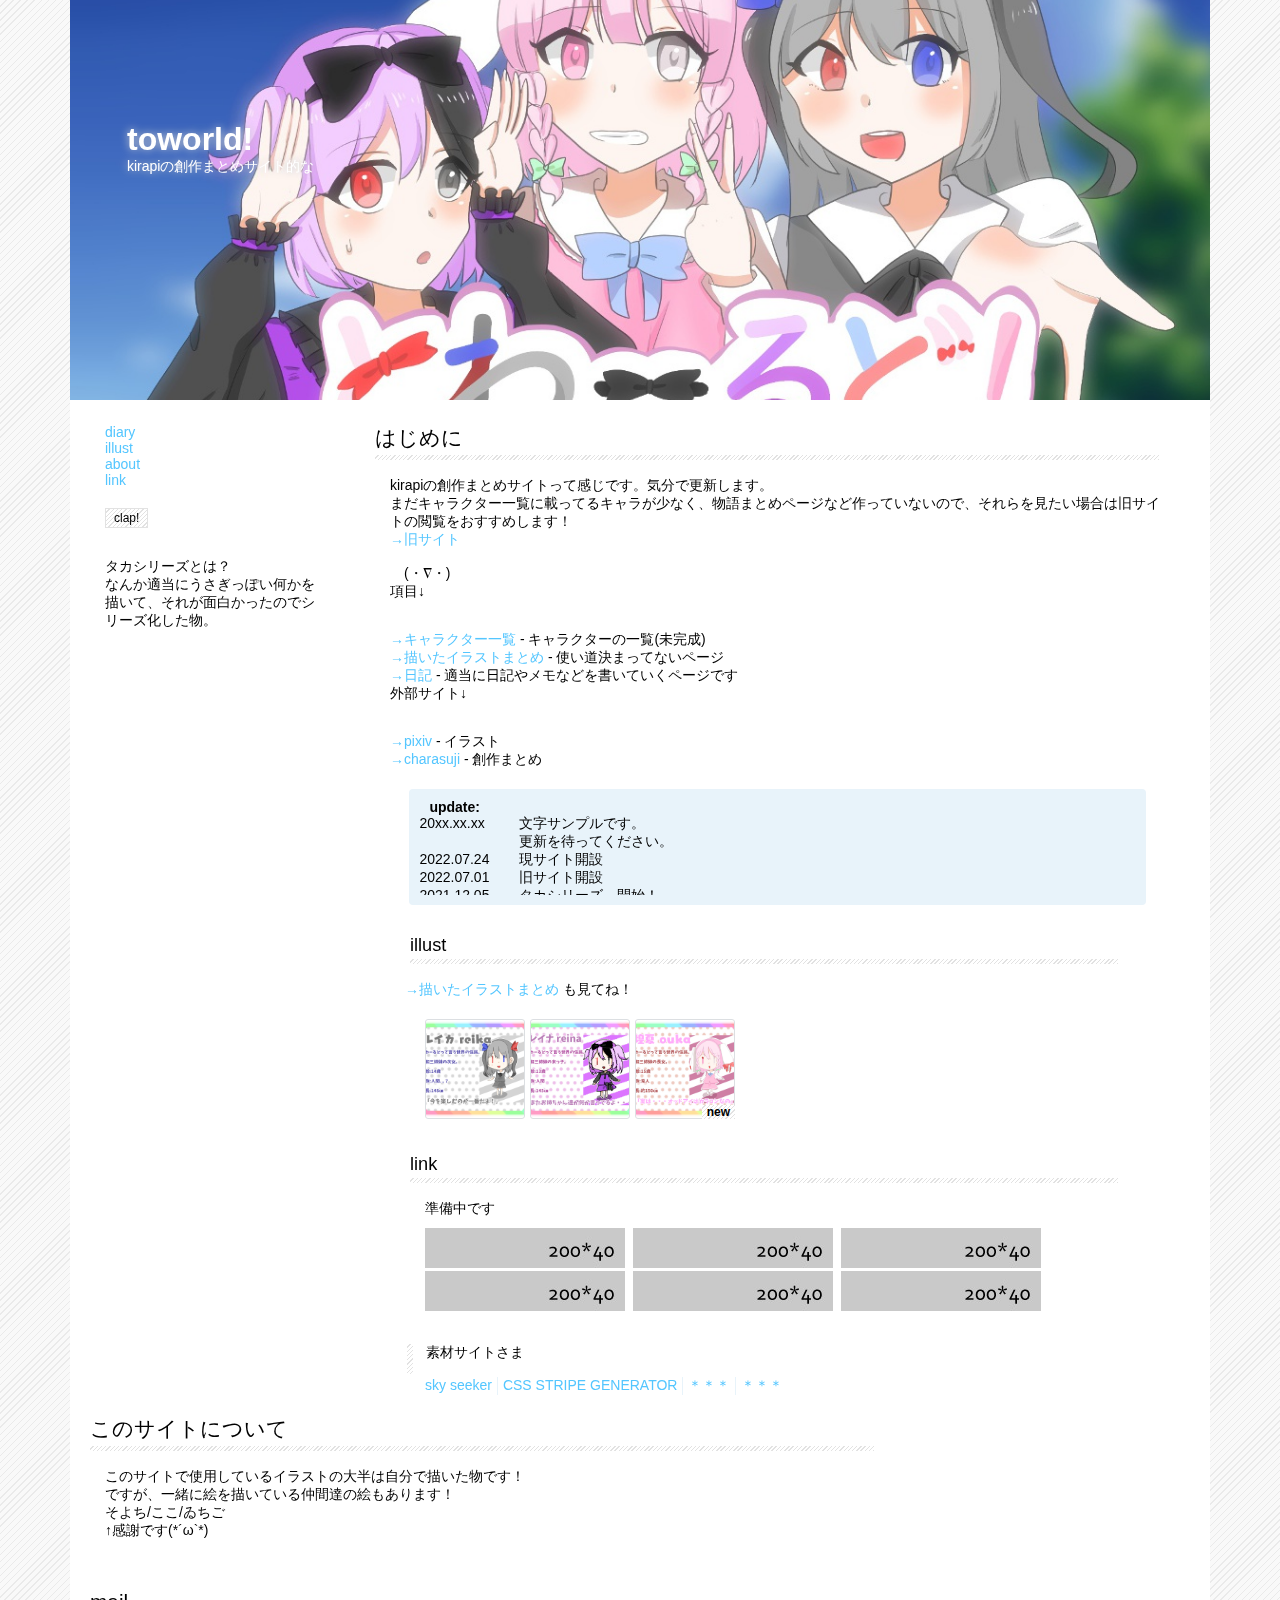
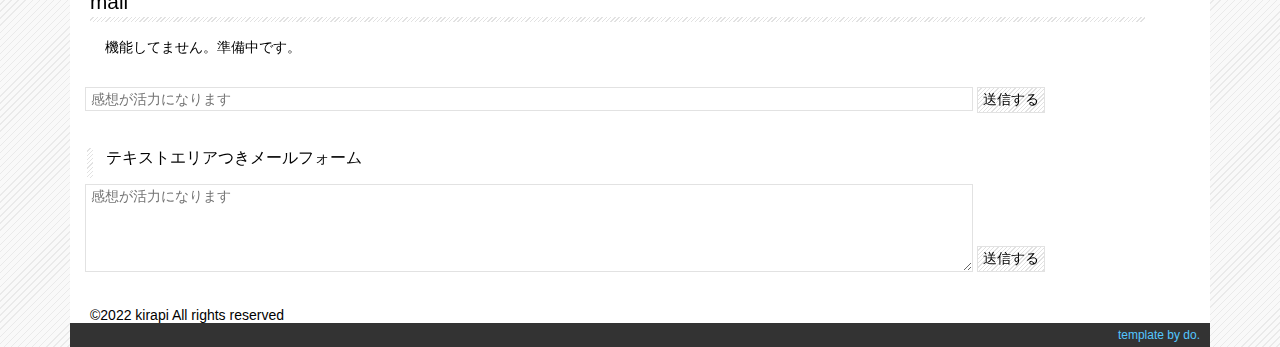
<file: gt0012/index.html>
<!DOCTYPE html>
<html lang="ja">

<head>
  <meta charset="utf-8">
  <meta name="viewport" content="width=device-width">
  <title>toworld!</title>
  <link rel="stylesheet" href="css/bootstrap.css">
  <link rel="stylesheet" href="css/fuwaimg.css">
  <link rel="stylesheet" href="css/style.css">
  <script src="js/jquery.js"></script>
  <link rel="stylesheet" href="https://use.fontawesome.com/releases/v5.1.0/css/all.css" integrity="sha384-lKuwvrZot6UHsBSfcMvOkWwlCMgc0TaWr+30HWe3a4ltaBwTZhyTEggF5tJv8tbt" crossorigin="anonymous">
</head>

<body>

  <header>
    <div class="container wrapper">

      <img src="img/top.jpg" class="heroimg">

      <div class="inner">

        <h1>toworld!</h1>
        <p>kirapiの創作まとめサイト的な</p>

      </div>

    </div> <!-- end container -->
  </header>

  <main>
    <div class="container">
      <div class="row">

        <div class="col-sm-3" id="sidebar">

          <div class="sidebarinner">
            <nav>
              <ul>
                <li><a href="#"><i class="fas fa-home"></i></a></li>
                <li><a href="#mail"><i class="fas fa-envelope"></i></a></li>
                <li><a href="#novels">diary</a></li>
                <li><a href="#illust">illust</a></li>
                <li><a href="#about">about</a></li>
                <li><a href="#link">link</a></li>
              </ul>
              <input name="submit" type="submit" value="clap!">
            </nav>

            <div class="margin-top only-pc">
              <p>
              タカシリーズとは？<br>
              なんか適当にうさぎっぽい何かを描いて、それが面白かったのでシリーズ化した物。
            </p>
            </div>

          </div>


        </div> <!-- end col-sm-3 -->

        <div class="col-sm-9">
          <h2>はじめに</h2>
          <p>kirapiの創作まとめサイトって感じです。気分で更新します。<br>
            まだキャラクター一覧に載ってるキャラが少なく、物語まとめページなど作っていないので、それらを見たい場合は旧サイトの閲覧をおすすめします！<br>
            <a href="https://sites.google.com/view/kirapi/%E3%83%9B%E3%83%BC%E3%83%A0" target="_blank">→旧サイト</a><br>
            <br>
          　(・∇・)</p>
          <p>項目↓</p>
            <ul class="margin-top">
              <li><a href="books.html">→キャラクター一覧</a> - キャラクターの一覧(未完成)</li>
              <li><a href="illusts.html">→描いたイラストまとめ</a> - 使い道決まってないページ</li>
              <li><a href="text.html">→日記</a> - 適当に日記やメモなどを書いていくページです</li>
            </ul>

            <p>外部サイト↓</p>
            <ul class="margin-top">
              <li><a href="https://www.pixiv.net/users/70607721">→pixiv</a> - イラスト</li>
              <li><a href="https://www.charasuji.com/users/kirapipi4">→charasuji</a> - 創作まとめ</li>
              

          <div class="update">
            <h4>update:</h4>
            <div class="inner">
              <dl>
                <dt>20xx.xx.xx</dt>
                <dd>文字サンプルです。<br>
                  更新を待ってください。</dd>
                <dt>2022.07.24</dt>
                <dd>現サイト開設</dd>
                <dt>2022.07.01</dt>
                <dd>旧サイト開設</dd>
                <dt>2021.12.05</dt>
                <dd>タカシリーズ、開始！</dd>
              </dl>
            </div>
          </div> <!-- end update -->

            <div class="col-12 margin-top">
              <h2 id="illust">illust</h2>
              <p><li><a href="illusts.html">→描いたイラストまとめ</a> も見てね！</p>
              <ul class="illust">
                <li><a href="./img/01-b.png" data-fimg="illust" data-fcaption="レイカ 自己紹介" class="fuwaimg"><img src="./img/01-b.png"></a></li>
                <li><a href="./img/02-b.png" data-fimg="illust" data-fcaption="レイナ 自己紹介" class="fuwaimg"><img src="./img/02-b.png"></a></li>
                <li class="new"><a href="./img/03-b.png" data-fimg="illust" data-fcaption="煌夏 自己紹介" class="fuwaimg"><img src="./img/03-b.png"></a></li>
              </ul>
            </div> <!-- end col-12 -->

            <div class="col-12 margin-top">
              <h2 id="link">link</h2>
              <p>準備中です</p>
              <ul class="link01">
                <li><a href="#" target="_blank"><img src="./img/bn-l.jpg"></a></li>
                <li><a href="#" target="_blank"><img src="./img/bn-l.jpg"></a></li>
                <li><a href="#" target="_blank"><img src="./img/bn-l.jpg"></a></li>
                <li><a href="#" target="_blank"><img src="./img/bn-l.jpg"></a></li>
                <li><a href="#" target="_blank"><img src="./img/bn-l.jpg"></a></li>
                <li><a href="#" target="_blank"><img src="./img/bn-l.jpg"></a></li>
              </ul>

              <h3>素材サイトさま</h3>
              <ul class="link02">
                <li><a href="https://www.skyseeker.net/" target="_blank">sky seeker</a></li>
                <li><a href="https://css-stripe-generator.firebaseapp.com/">CSS STRIPE GENERATOR</a></li>
                <li><a href="#" target="_blank">＊＊＊</a></li>
                <li><a href="#" target="_blank">＊＊＊</a></li>
              </ul>
            </div> <!-- end col-12 -->

            
        </div> <!-- end col-sm-3 -->

        <div class="col-sm-9">
          <h2>このサイトについて</h2>
          <p>
            このサイトで使用しているイラストの大半は自分で描いた物です！<br>
            ですが、一緒に絵を描いている仲間達の絵もあります！<br>
            そよち/ここ/ゐちご<br>
            ↑感謝です(*´ω`*)
          </p>
          </div> <!-- end update -->

            <div class="col-12 margin-top">
              <h2 id="mail">mail</h2>
              <p class="margin-bottom">機能してません。準備中です。</p>
              <form method="post" action="ここにアクション" class="mailform">
              <input type="text" name="message" placeholder="感想が活力になります">
              <input type="submit" value="送信する">
              </form>

              <h3 class="margin-top">テキストエリアつきメールフォーム</h3>
              <form method="post" action="ここにアクション" class="mailform">
              <textarea rows="5" name="message" placeholder="感想が活力になります"></textarea>
              <input type="submit" value="送信する">
              </form>
            </div>
          </div> <!-- end row -->
        </div> <!-- end col-sm-9 右側のカラムはここで終わりです -->

      </div> <!-- end row -->

    </div> <!-- end container -->
  </main>

  <footer>
    <div class="container">
      <p>©2022 kirapi All rights reserved</a></p>
      <p class="template"><a href="https://do.gt-gt.org/" target="_blank">template by do.</a></p>
    </div>
  </footer>

<script src="js/scrollbooster.min.js"></script>
<script src="js/fuwaimg.js"></script>
</body>

</html>
</file>
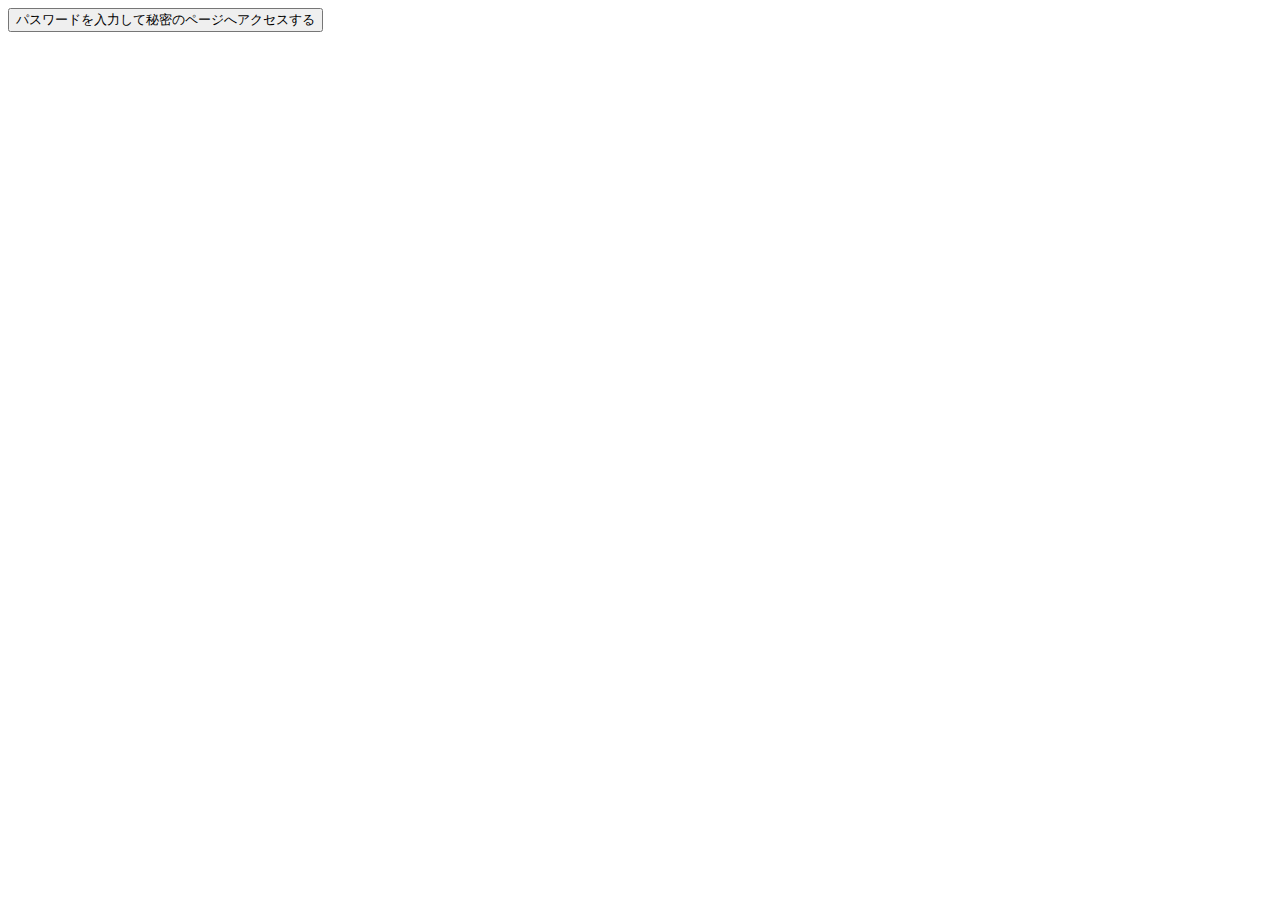
<file: 0831.html>
<!doctype html>
<html>
<head>
<meta charset="utf-8">
<title>きらぴのーと-PW入力</title>
<script type="text/javascript">
   function gate() {
      var UserInput = prompt("パスワードを入力して下さい:","");
      location.href = UserInput + "text3.html";
   }
</script>
</head>
<body>
<input type="button" value="パスワードを入力して秘密のページへアクセスする" onclick="gate();">
</body>
</html>
</file>
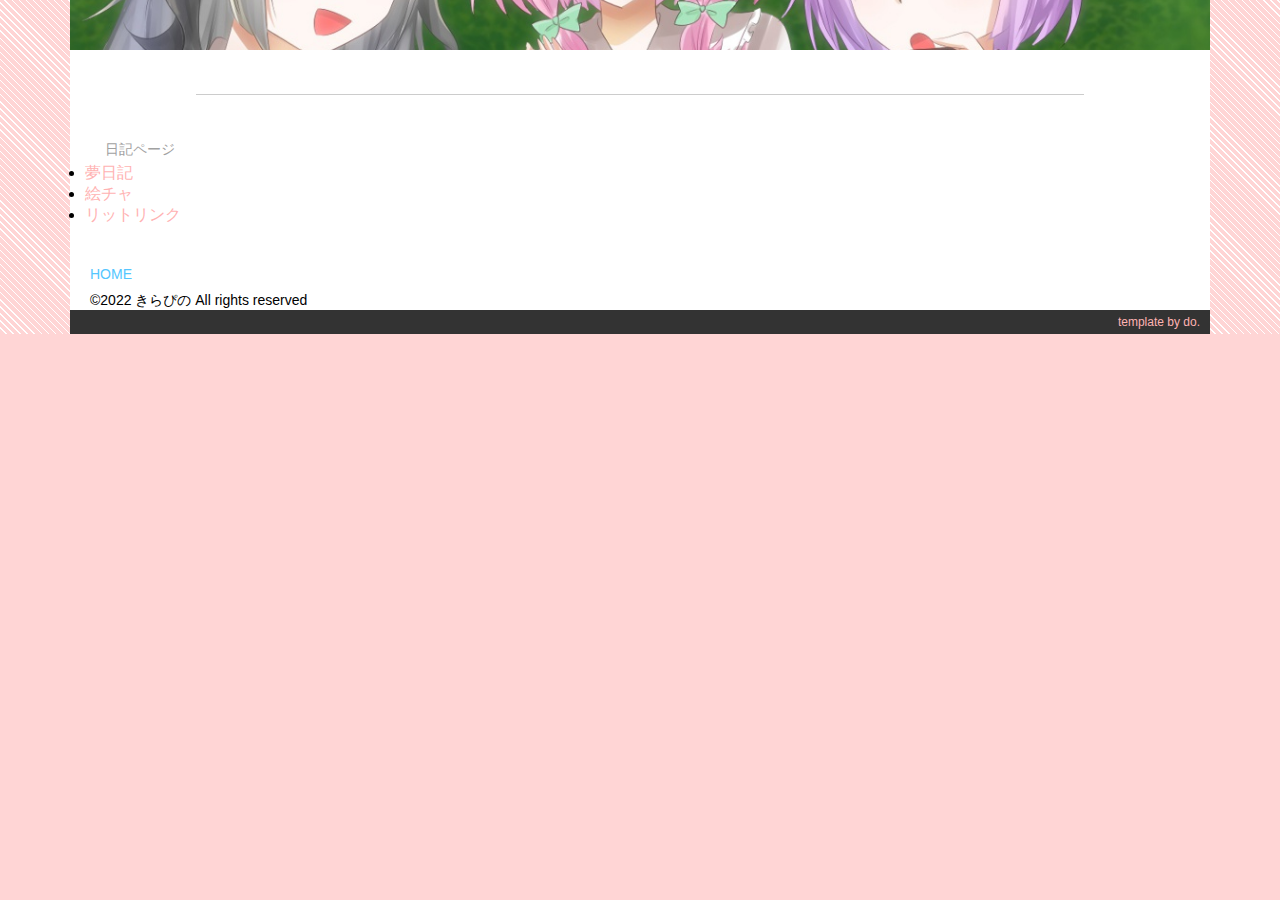
<file: 0831text3.html>
<!DOCTYPE html>
<html lang="ja">

<head>
  <meta charset="utf-8">
  <meta name="viewport" content="width=device-width">
  <title>きらぴのーと-text</title>
  <link rel="stylesheet" href="css/bootstrap.css">
  <link rel="stylesheet" href="css/fuwaimg.css">
  <link rel="stylesheet" href="css/style.css">
  <script src="js/jquery.js"></script>
  <link rel="stylesheet" href="https://use.fontawesome.com/releases/v5.1.0/css/all.css" integrity="sha384-lKuwvrZot6UHsBSfcMvOkWwlCMgc0TaWr+30HWe3a4ltaBwTZhyTEggF5tJv8tbt" crossorigin="anonymous">
</head>

<body id="text">

  <header>
    <div class="container wrapper">

      <img src="img/top.jpg" class="heroimg">

    </div> <!-- end container -->
  </header>

  <main>
    <div class="container">
      <div class="row">

        <div class="col-12">
<hr>

<div class="atogaki">
<p>日記ページ

  <li><a href="https://kirapipi4.github.io/toword/text2.html">夢日記</a></li>
  <li><a href="https://kirapipi4.github.io/toword/illusts.html">絵チャ</a></li>
  <li><a href="https://t.co/jb65ujobR0">リットリンク</a></li>
</p>
</div> <!-- end atogaki -->
        </div> <!-- end col-12 -->

      </div> <!-- end row -->

    </div> <!-- end container -->
  </main>

  <footer>
    <div class="container">
      <a href="https://kirapipi4.github.io/toword/2column" class="home">HOME</a>
      <p>©2022 きらぴの All rights reserved</a></p>
      <p class="template"><a href="https://do.gt-gt.org/" target="_blank">template by do.</a></p>
    </div>
  </footer>

<script src="js/scrollbooster.min.js"></script>
<script src="js/fuwaimg.js"></script>
</body>

</html>
</file>
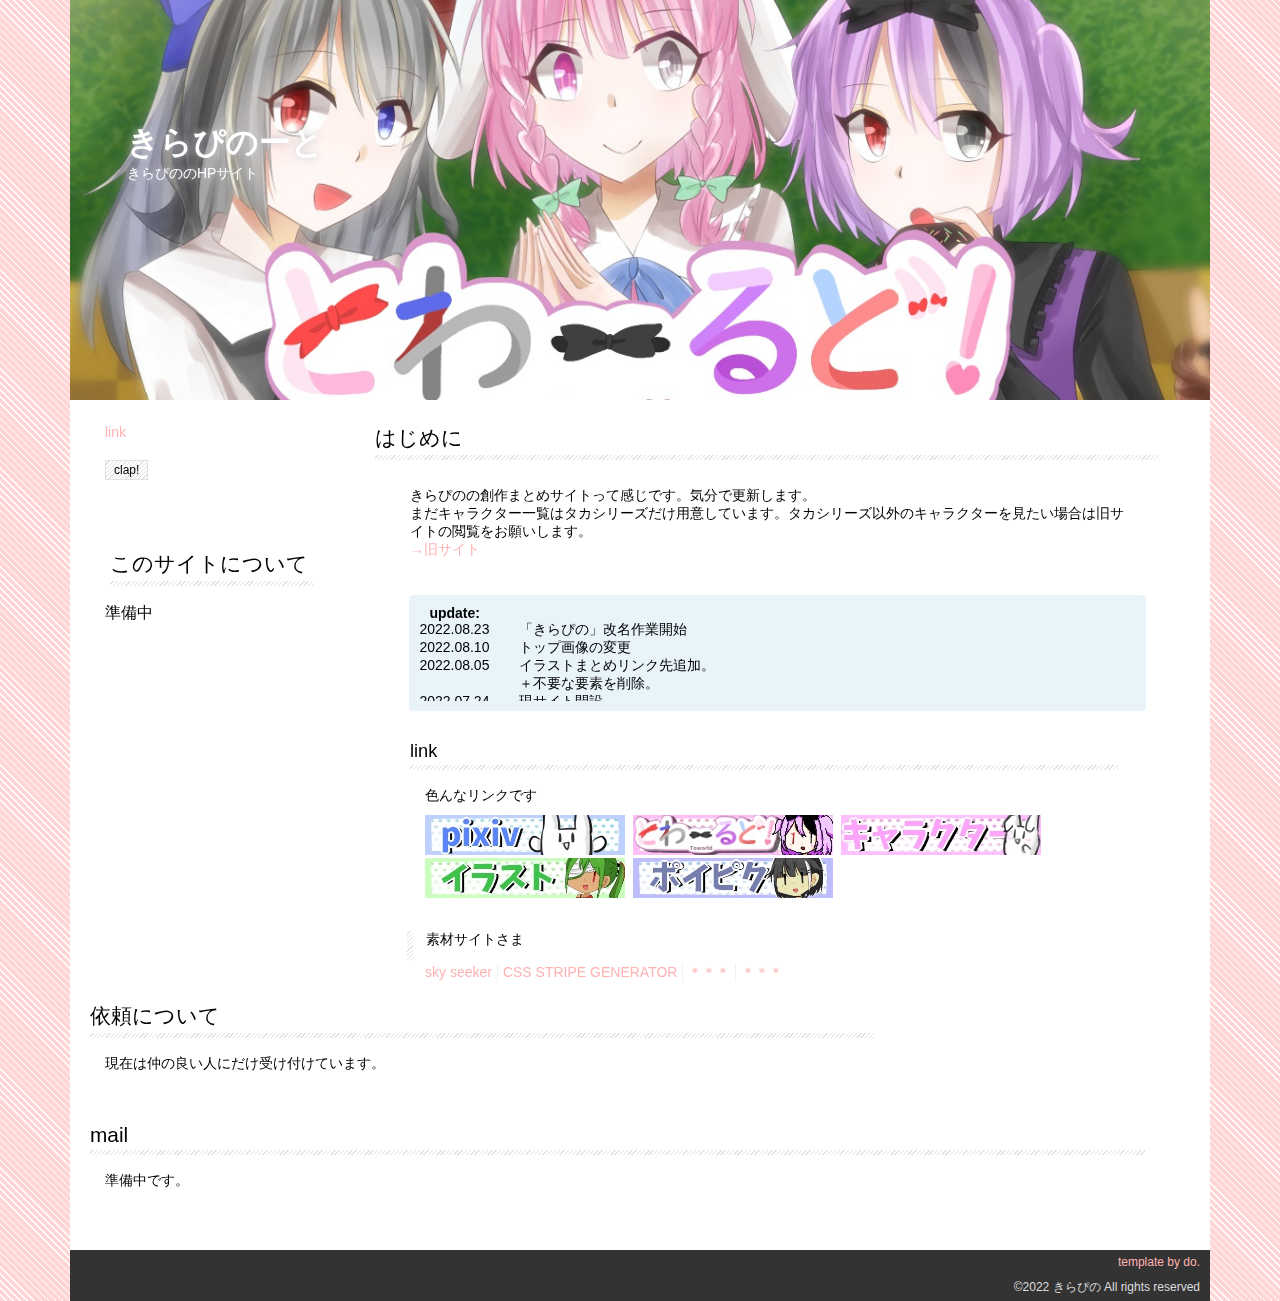
<file: 2column.html>
<!DOCTYPE html>
<html lang="ja">

<head>
  <meta charset="utf-8">
  <meta name="viewport" content="width=device-width">
  <title>きらぴのーと</title>
  <link rel="stylesheet" href="css/bootstrap.css">
  <link rel="stylesheet" href="css/fuwaimg.css">
  <link rel="stylesheet" href="css/style.css">
  <script src="js/jquery.js"></script>
  <link rel="stylesheet" href="https://use.fontawesome.com/releases/v5.1.0/css/all.css" integrity="sha384-lKuwvrZot6UHsBSfcMvOkWwlCMgc0TaWr+30HWe3a4ltaBwTZhyTEggF5tJv8tbt" crossorigin="anonymous">
</head>

<body>

  <header>
    <div class="container wrapper">

      <img src="img/top.jpg" class="heroimg">

      <div class="inner">

        <h1>きらぴのーと</h1>
        <p>きらぴののHPサイト</p>

      </div>

    </div> <!-- end container -->
  </header>

  <main>
    <div class="container">
      <div class="row">

        <div class="col-sm-3" id="sidebar">

          <div class="sidebarinner">
            <nav>
              <ul>
                <li><a href="#"><i class="fas fa-home"></i></a></li>
                <li><a href="#mail"><i class="fas fa-envelope"></i></a></li>
                <li><a href="#link">link</a></li>
              </ul>
              <input name="submit" type="submit" value="clap!">
            </nav>

            <div class="margin-top only-pc">
              <p>
              <h2>このサイトについて</h2>
              準備中<br>
            </p>
            </div>

          </div>


        </div> <!-- end col-sm-3 -->

        <div class="col-sm-9">
          <h2>はじめに</h2>
          
          <ul class="margin-top">

          <p>きらぴのの創作まとめサイトって感じです。気分で更新します。<br>
            まだキャラクター一覧はタカシリーズだけ用意しています。タカシリーズ以外のキャラクターを見たい場合は旧サイトの閲覧をお願いします。<br>
            <a href="https://sites.google.com/view/kirapi/%E3%83%9B%E3%83%BC%E3%83%A0" target="_blank">→旧サイト</a><br>
            <br>

          <div class="update">
            <h4>update:</h4>
            <div class="inner">
              <dl>
                <dt>2022.08.23</dt>
                <dd>「きらぴの」改名作業開始</dd>
                <dt>2022.08.10</dt>
                <dd>トップ画像の変更</dd>
                <dt>2022.08.05</dt>
                <dd>イラストまとめリンク先追加。<br>
                  ＋不要な要素を削除。</dd>
                <dt>2022.07.24</dt>
                <dd>現サイト開設</dd>
                <dt>2022.07.01</dt>
                <dd>旧サイト開設</dd>
                <dt>2021.12.05</dt>
                <dd>タカシリーズ、開始！</dd>
              </dl>
            </div>
          </div> <!-- end update -->

          

            <div class="col-12 margin-top">
              <h2 id="link">link</h2>
              <p>色んなリンクです</p>
              <ul class="link01">
                <li><a href="https://www.pixiv.net/users/70607721" target="_blank"><img src="./img/l01.jpg"></a></li>
                <li><a href="https://sites.google.com/view/kirapi/%E3%83%9B%E3%83%BC%E3%83%A0" target="_blank"><img src="./img/l03.jpg"></a></li>
                <li><a href="books.html" target="_blank"><img src="./img/l04.jpg"></a></li>
                <li><a href="https://kirapipi4.github.io/illust/" target="_blank"><img src="./img/l05.jpg"></a></li>
                <li><a href="https://poipiku.com/3767029/ " target="_blank"><img src="./img/l06.jpg"></a></li>
              </ul>

              <h3>素材サイトさま</h3>
              <ul class="link02">
                <li><a href="https://www.skyseeker.net/" target="_blank">sky seeker</a></li>
                <li><a href="https://css-stripe-generator.firebaseapp.com/">CSS STRIPE GENERATOR</a></li>
                <li><a href="#" target="_blank">＊＊＊</a></li>
                <li><a href="#" target="_blank">＊＊＊</a></li>
              </ul>
            </div> <!-- end col-12 -->

            
        </div> <!-- end col-sm-3 -->

        <div class="col-sm-9">
          <h2>依頼について</h2>
          <p>
            現在は仲の良い人にだけ受け付けています。
          </p>
          </div> <!-- end update -->

            <div class="col-12 margin-top">
              <h2 id="mail">mail</h2>
              <p class="margin-bottom">準備中です。</p>
              </form>
            </div>
          </div> <!-- end row -->
        </div> <!-- end col-sm-9 右側のカラムはここで終わりです -->

      </div> <!-- end row -->

    </div> <!-- end container -->
  </main>

  <footer>
    <div class="container">
      <p class="template"><a href="https://do.gt-gt.org/" target="_blank">template by do.</a></p>
      <p class="template">©2022 きらぴの All rights reserved</a></p>
    </div>
  </footer>

<script src="js/scrollbooster.min.js"></script>
<script src="js/fuwaimg.js"></script>
</body>

</html>
</file>
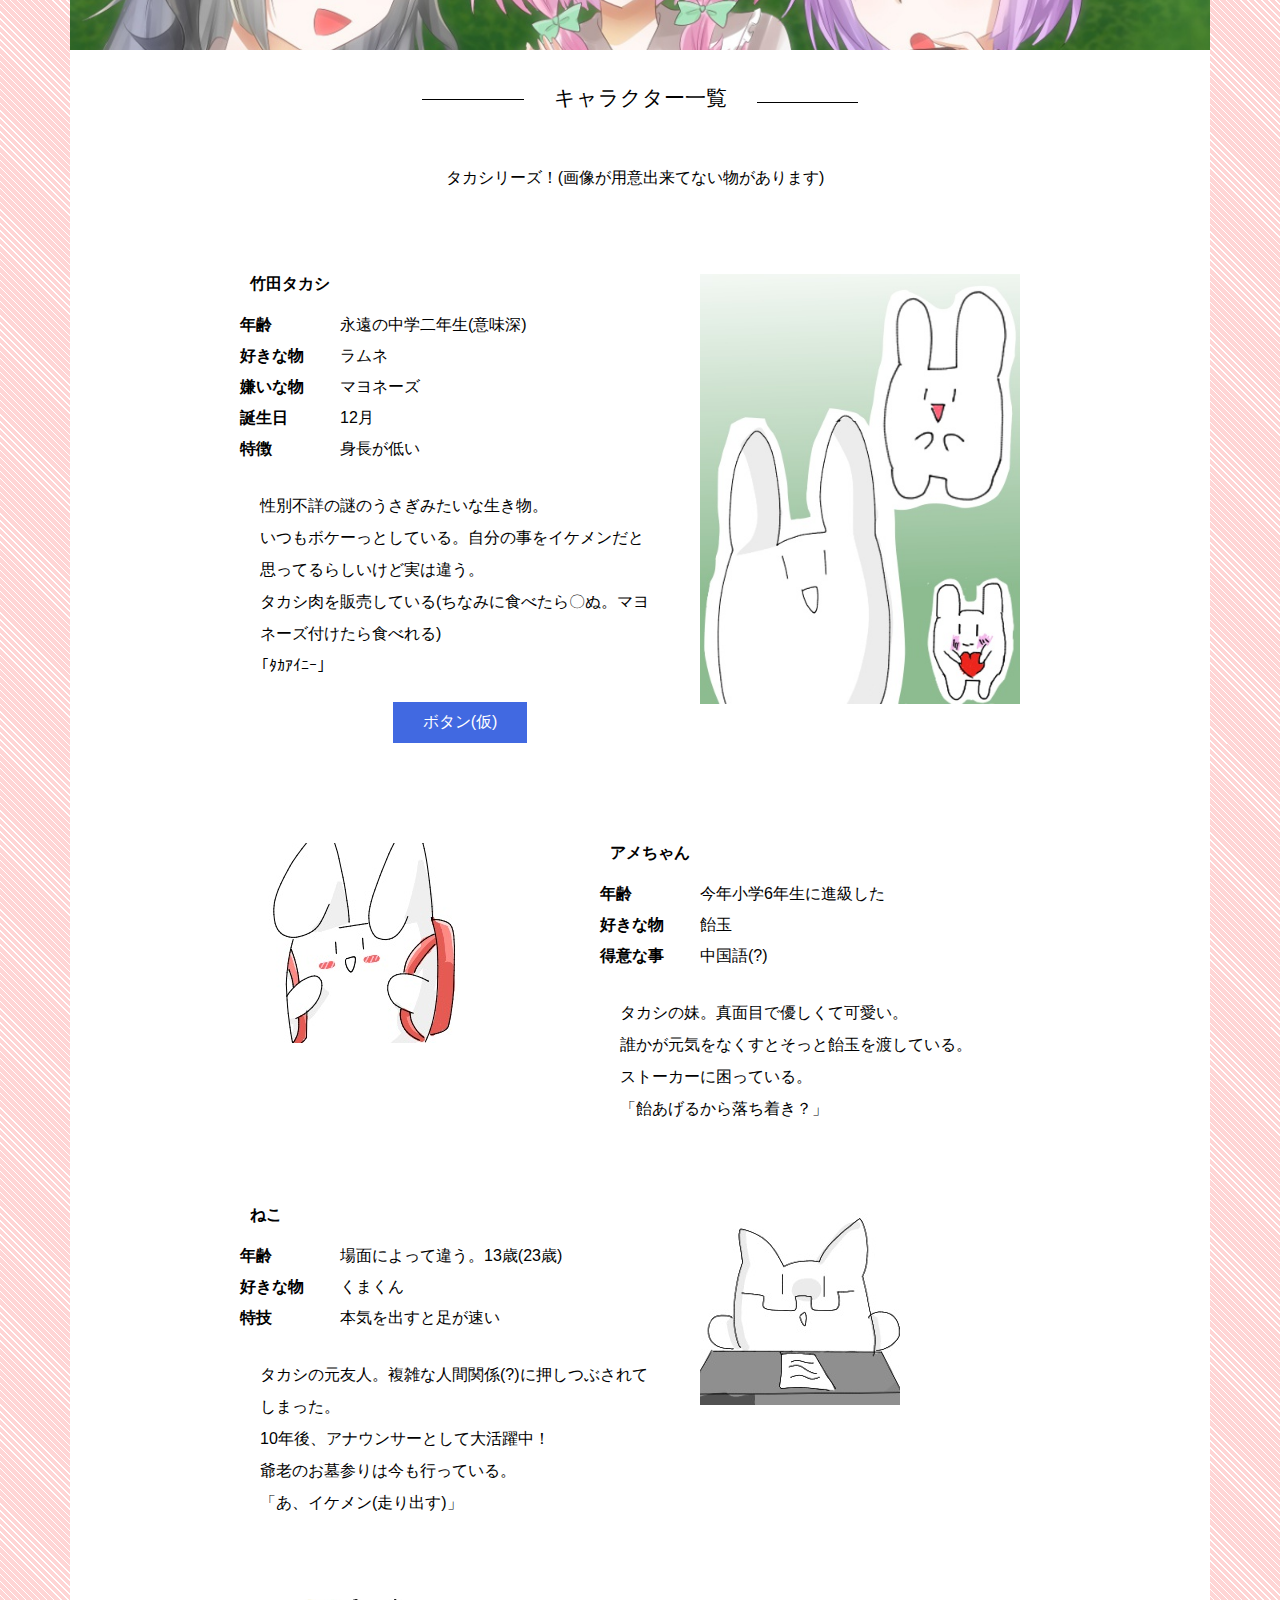
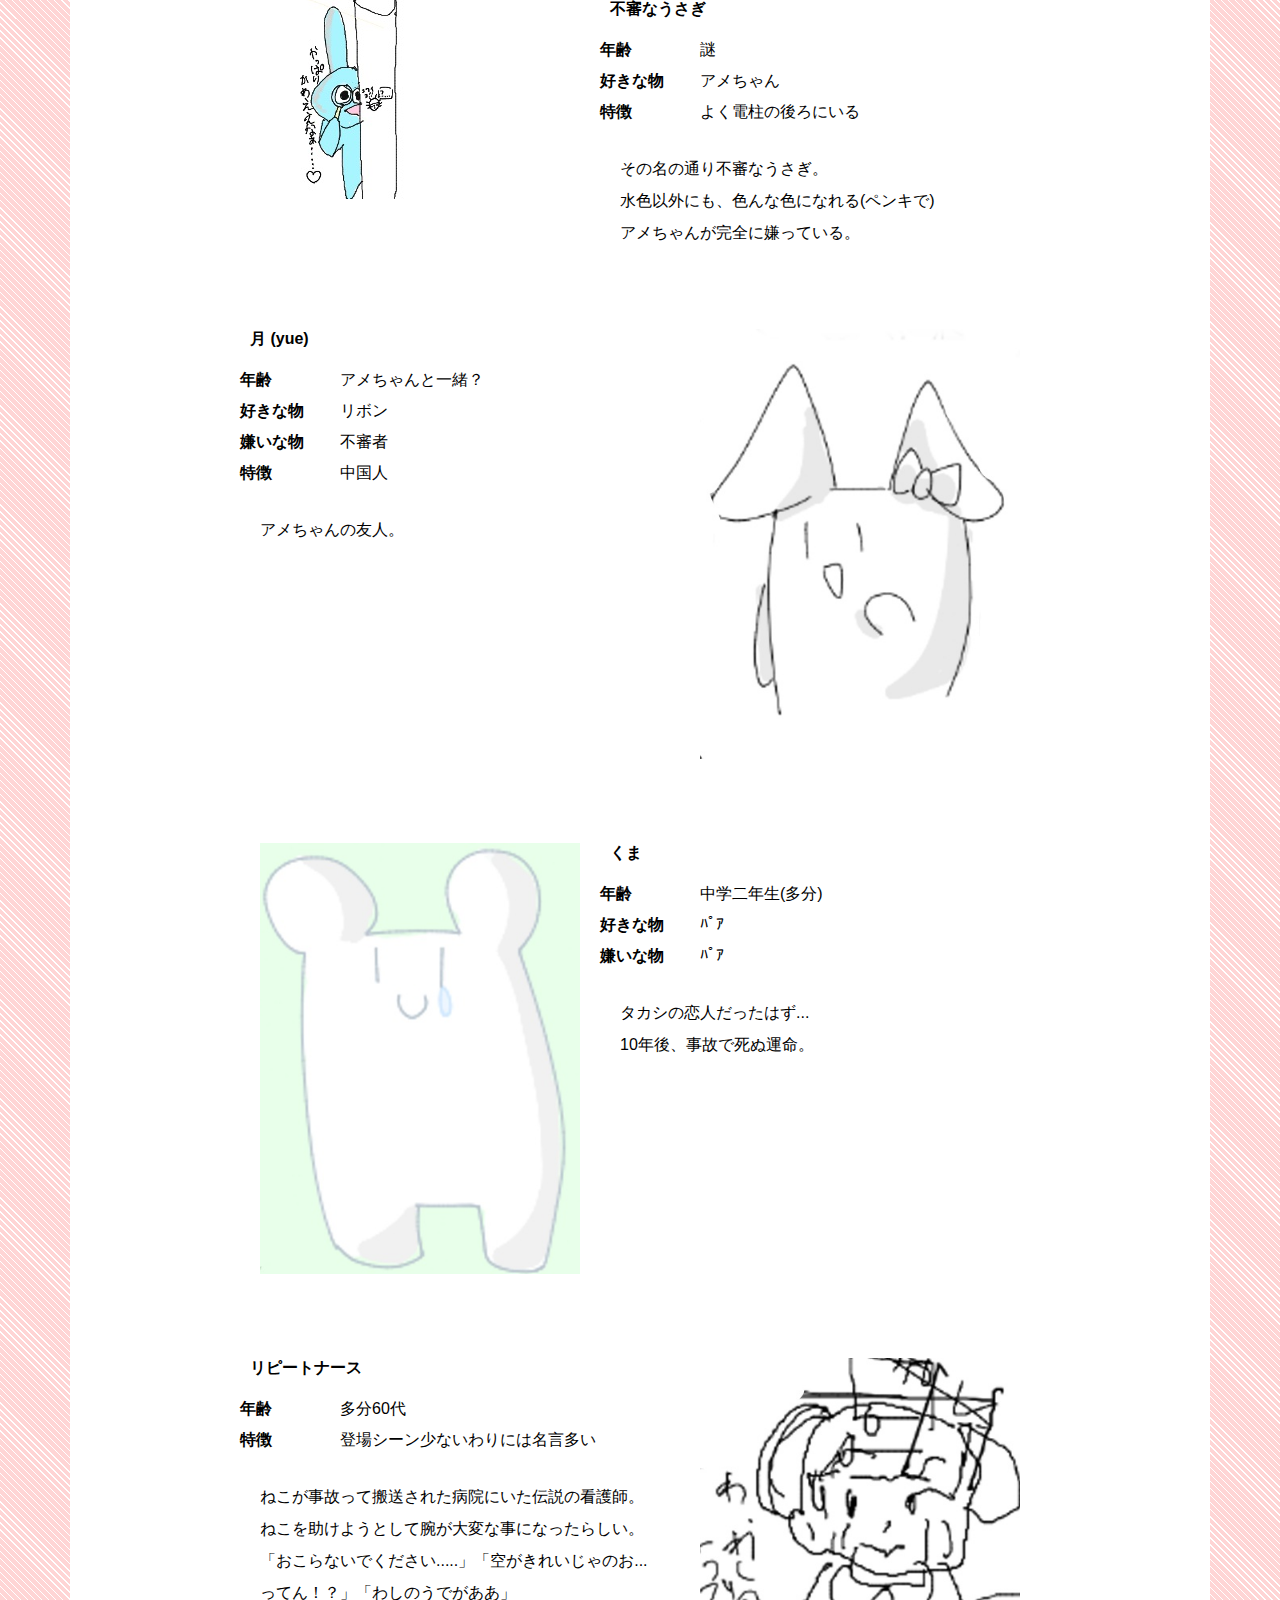
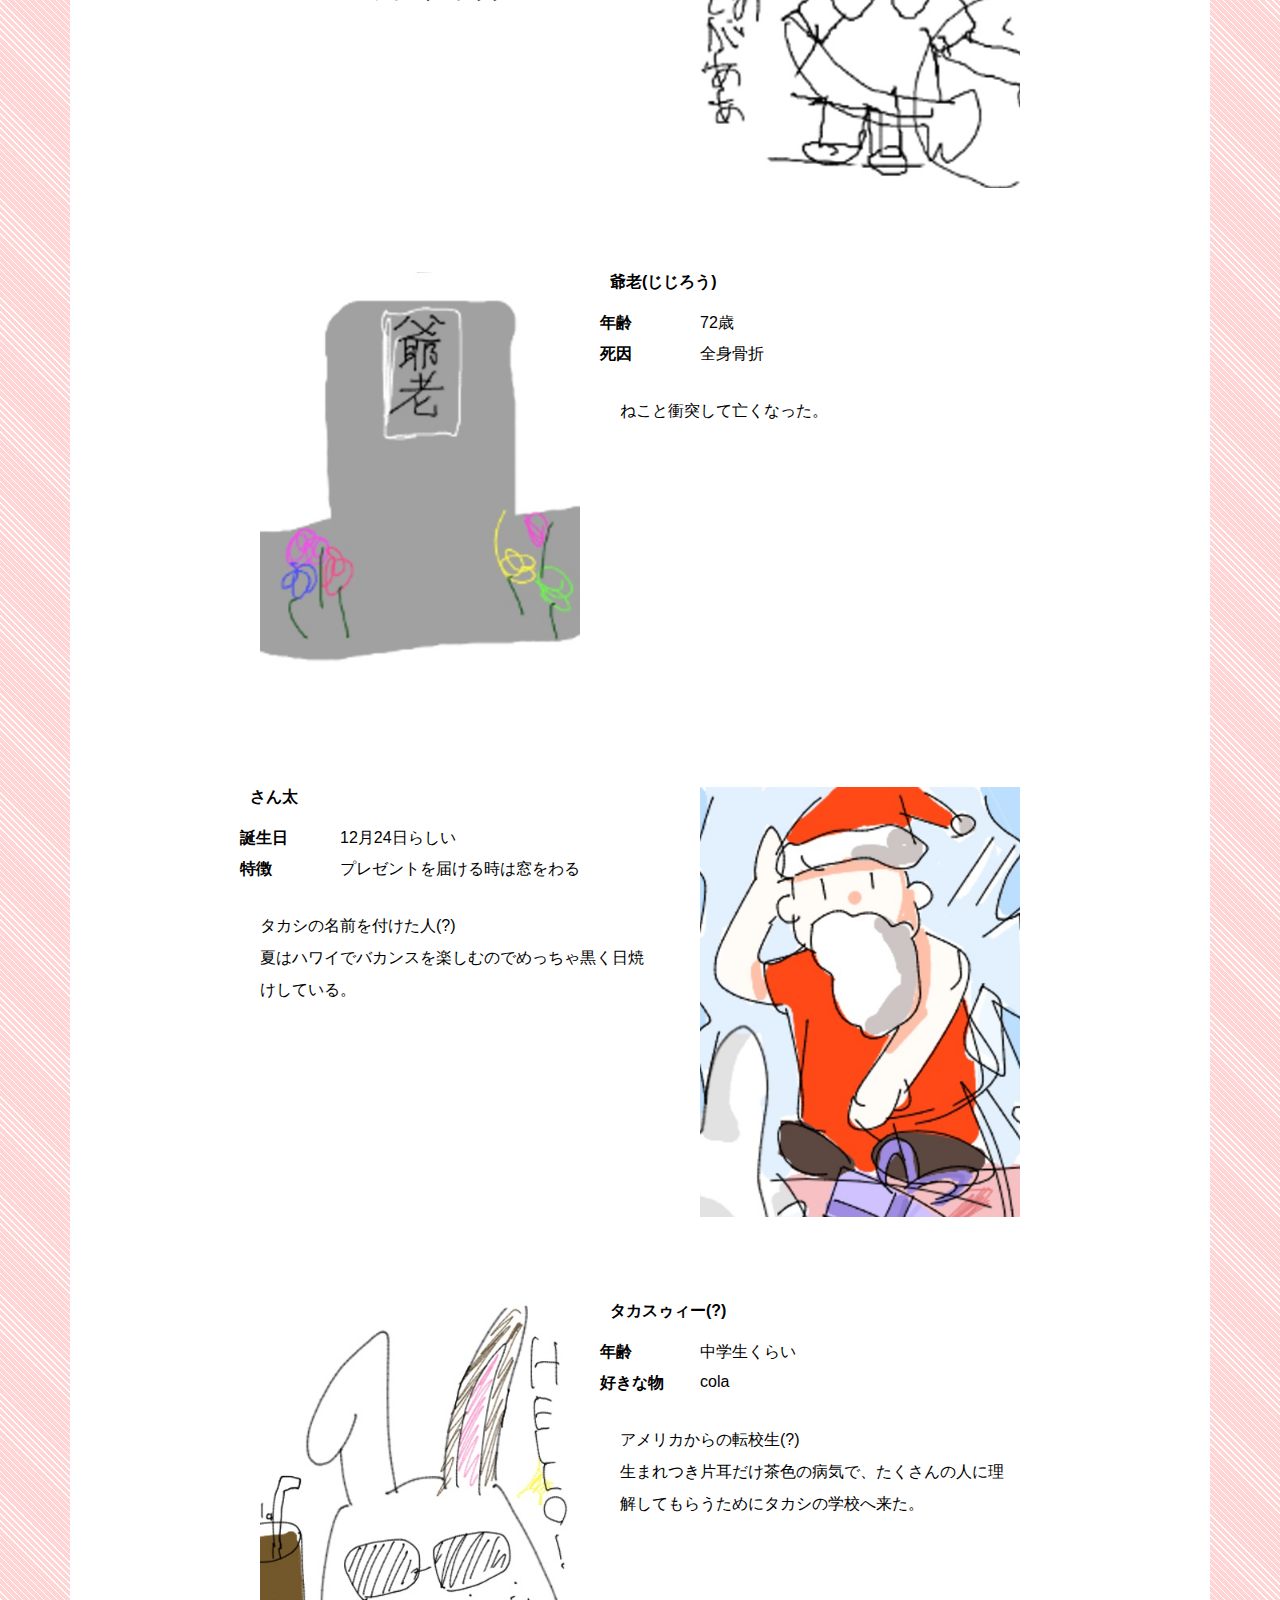
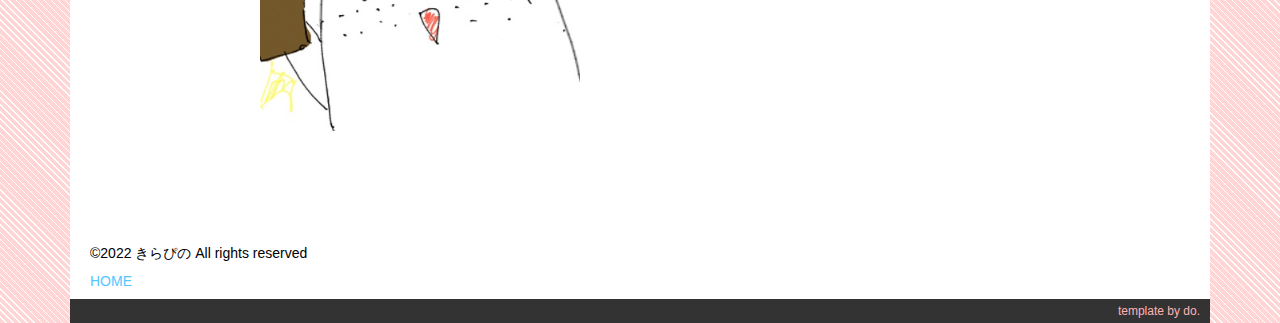
<file: books.html>
<!DOCTYPE html>
<html lang="ja">

<head>
  <meta charset="utf-8">
  <meta name="viewport" content="width=device-width">
  <title>きらぴのーと-キャラクター紹介
  </title>
  <link rel="stylesheet" href="css/bootstrap.css">
  <link rel="stylesheet" href="css/fuwaimg.css">
  <link rel="stylesheet" href="css/style.css">
  <script src="js/jquery.js"></script>
  <link rel="stylesheet" href="https://use.fontawesome.com/releases/v5.1.0/css/all.css" integrity="sha384-lKuwvrZot6UHsBSfcMvOkWwlCMgc0TaWr+30HWe3a4ltaBwTZhyTEggF5tJv8tbt" crossorigin="anonymous">
</head>

<body id="text">

  <header>
    <div class="container wrapper">

      <img src="img/top.jpg" class="heroimg">

    </div> <!-- end container -->
  </header>

  <main>
    <div class="container">
      <div class="row max">

        <div class="col-12">
          <h2 class="h2-b">キャラクター一覧</h2>

          <p class="center">タカシリーズ！(画像が用意出来てない物があります)</p>

          <div class="book">
            <!-- 本コンテナ -->

            <div class="book__image">
              <img src="img/book01.jpg">
            </div>

            <div class="book__discription">
              <h4>竹田タカシ</h4>
              <dl class="book-01">
                <dt>年齢</dt>
                <dd>永遠の中学二年生(意味深)</dd>
                <dt>好きな物</dt>
                <dd>ラムネ</dd>
                <dt>嫌いな物</dt>
                <dd>マヨネーズ</dd>
                <dt>誕生日</dt>
                <dd>12月</dd>
                <dt>特徴</dt>
                <dd>身長が低い</dd>
              </dl>
              <p>性別不詳の謎のうさぎみたいな生き物。<br>
                いつもボケーっとしている。自分の事をイケメンだと思ってるらしいけど実は違う。<br>
                タカシ肉を販売している(ちなみに食べたら〇ぬ。マヨネーズ付けたら食べれる)<br>
              「ﾀｶｱｲﾆｰ」</p>
              <a href="#" class="btn blue">ボタン(仮)</a>
            </div>

          </div> <!-- 本コンテナおわり -->

          <div class="book">
            <!-- 本コンテナ -->

            <div class="book__image">
              <img src="img/book02-a.jpg">
            </div>

            <div class="book__discription">
              <h4>アメちゃん</h4>
              <dl class="book-01">
                <dt>年齢</dt>
                <dd>今年小学6年生に進級した</dd>
                <dt>好きな物</dt>
                <dd>飴玉</dd>
                <dt>得意な事</dt>
                <dd>中国語(?)</dd>
              </dl>
              <p>タカシの妹。真面目で優しくて可愛い。<br>
                誰かが元気をなくすとそっと飴玉を渡している。<br>
                ストーカーに困っている。<br>
              「飴あげるから落ち着き？」</p>
            </div>

          </div> <!-- 本コンテナおわり -->

          <div class="book">
            <!-- 本コンテナ -->

            <div class="book__image">
              <img src="img/book03-a.jpg">
            </div>

            <div class="book__discription">
              <h4>ねこ</h4>
              <dl class="book-01">
                <dt>年齢</dt>
                <dd>場面によって違う。13歳(23歳)</dd>
                <dt>好きな物</dt>
                <dd>くまくん</dd>
                <dt>特技</dt>
                <dd>本気を出すと足が速い</dd>
              </dl>
              <p>タカシの元友人。複雑な人間関係(?)に押しつぶされてしまった。<br>
                10年後、アナウンサーとして大活躍中！<br>
                爺老のお墓参りは今も行っている。<br>
              「あ、イケメン(走り出す)」</p>
            </div>

          </div> <!-- 本コンテナおわり -->

          <div class="book">
            <!-- 本コンテナ -->

            <div class="book__image">
              <img src="img/07.jpg">
            </div>

            <div class="book__discription">
              <h4>不審なうさぎ</h4>
              <dl class="book-01">
                <dt>年齢</dt>
                <dd>謎</dd>
                <dt>好きな物</dt>
                <dd>アメちゃん</dd>
                <dt>特徴</dt>
                <dd>よく電柱の後ろにいる</dd>
              </dl>
              <p>その名の通り不審なうさぎ。<br>
                水色以外にも、色んな色になれる(ペンキで)<br>
                アメちゃんが完全に嫌っている。</p>
            </div>

          </div> <!-- 本コンテナおわり -->

          <div class="book">
            <!-- 本コンテナ -->

            <div class="book__image">
              <img src="img/book04.jpg">
            </div>

            <div class="book__discription">
              <h4>月 (yue)</h4>
              <dl class="book-01">
                <dt>年齢</dt>
                <dd>アメちゃんと一緒？</dd>
                <dt>好きな物</dt>
                <dd>リボン</dd>
                <dt>嫌いな物</dt>
                <dd>不審者</dd>
                <dt>特徴</dt>
                <dd>中国人</dd>
              </dl>
              <p>アメちゃんの友人。<br></p>
            </div>

          </div> <!-- 本コンテナおわり -->

          <div class="book">
            <!-- 本コンテナ -->

            <div class="book__image">
              <img src="img/book05.jpg">
            </div>

            <div class="book__discription">
              <h4>くま</h4>
              <dl class="book-01">
                <dt>年齢</dt>
                <dd>中学二年生(多分)</dd>
                <dt>好きな物</dt>
                <dd>ﾊﾟｱ</dd>
                <dt>嫌いな物</dt>
                <dd>ﾊﾟｱ</dd>
              </dl>
              <p>タカシの恋人だったはず...<br>
                10年後、事故で死ぬ運命。<br></p>
            </div>

          </div> <!-- 本コンテナおわり -->

          <div class="book">
            <!-- 本コンテナ -->

            <div class="book__image">
              <img src="img/book06.jpg">
            </div>

            <div class="book__discription">
              <h4>リピートナース</h4>
              <dl class="book-01">
                <dt>年齢</dt>
                <dd>多分60代</dd>
                <dt>特徴</dt>
                <dd>登場シーン少ないわりには名言多い</dd>
              </dl>
              <p>ねこが事故って搬送された病院にいた伝説の看護師。<br>
                ねこを助けようとして腕が大変な事になったらしい。<br>
              「おこらないでください.....」「空がきれいじゃのお...ってん！？」「わしのうでがああ」</p>
            </div>

          </div> <!-- 本コンテナおわり -->

          <div class="book">
            <!-- 本コンテナ -->

            <div class="book__image">
              <img src="img/book07.jpg">
            </div>

            <div class="book__discription">
              <h4>爺老(じじろう)</h4>
              <dl class="book-01">
                <dt>年齢</dt>
                <dd>72歳</dd>
                <dt>死因</dt>
                <dd>全身骨折</dd>
              </dl>
              <p>ねこと衝突して亡くなった。<br></p>
            </div>

          </div> <!-- 本コンテナおわり -->

          <div class="book">
            <!-- 本コンテナ -->

            <div class="book__image">
              <img src="img/book08.jpg">
            </div>

            <div class="book__discription">
              <h4>さん太</h4>
              <dl class="book-01">
                <dt>誕生日</dt>
                <dd>12月24日らしい</dd>
                <dt>特徴</dt>
                <dd>プレゼントを届ける時は窓をわる</dd>
              </dl>
              <p>タカシの名前を付けた人(?)<br>
                夏はハワイでバカンスを楽しむのでめっちゃ黒く日焼けしている。<br></p>
            </div>

          </div> <!-- 本コンテナおわり -->
          <div class="book">
            <!-- 本コンテナ -->

            <div class="book__image">
              <img src="img/book09.jpg">
            </div>

            <div class="book__discription">
              <h4>タカスゥィー(?)</h4>
              <dl class="book-01">
                <dt>年齢</dt>
                <dd>中学生くらい</dd>
                <dt>好きな物</dt>
                <dd>cola</dd>
              </dl>
              <p>アメリカからの転校生(?)<br>
                生まれつき片耳だけ茶色の病気で、たくさんの人に理解してもらうためにタカシの学校へ来た。<br></p>
            </div>

          </div> <!-- 本コンテナおわり -->

        </div> <!-- end col-12 -->

      </div> <!-- end row -->

    </div> <!-- end container -->
  </main>

  <footer>
    <div class="container">
      <p>©2022 きらぴの All rights reserved</a></p>
      <a href="javascript:history.back()" class="home">HOME</a>
      <p class="template"><a href="https://do.gt-gt.org/" target="_blank">template by do.</a></p>
    </div>
  </footer>

<script src="js/scrollbooster.min.js"></script>
<script src="js/fuwaimg.js"></script>
</body>

</html>
</file>
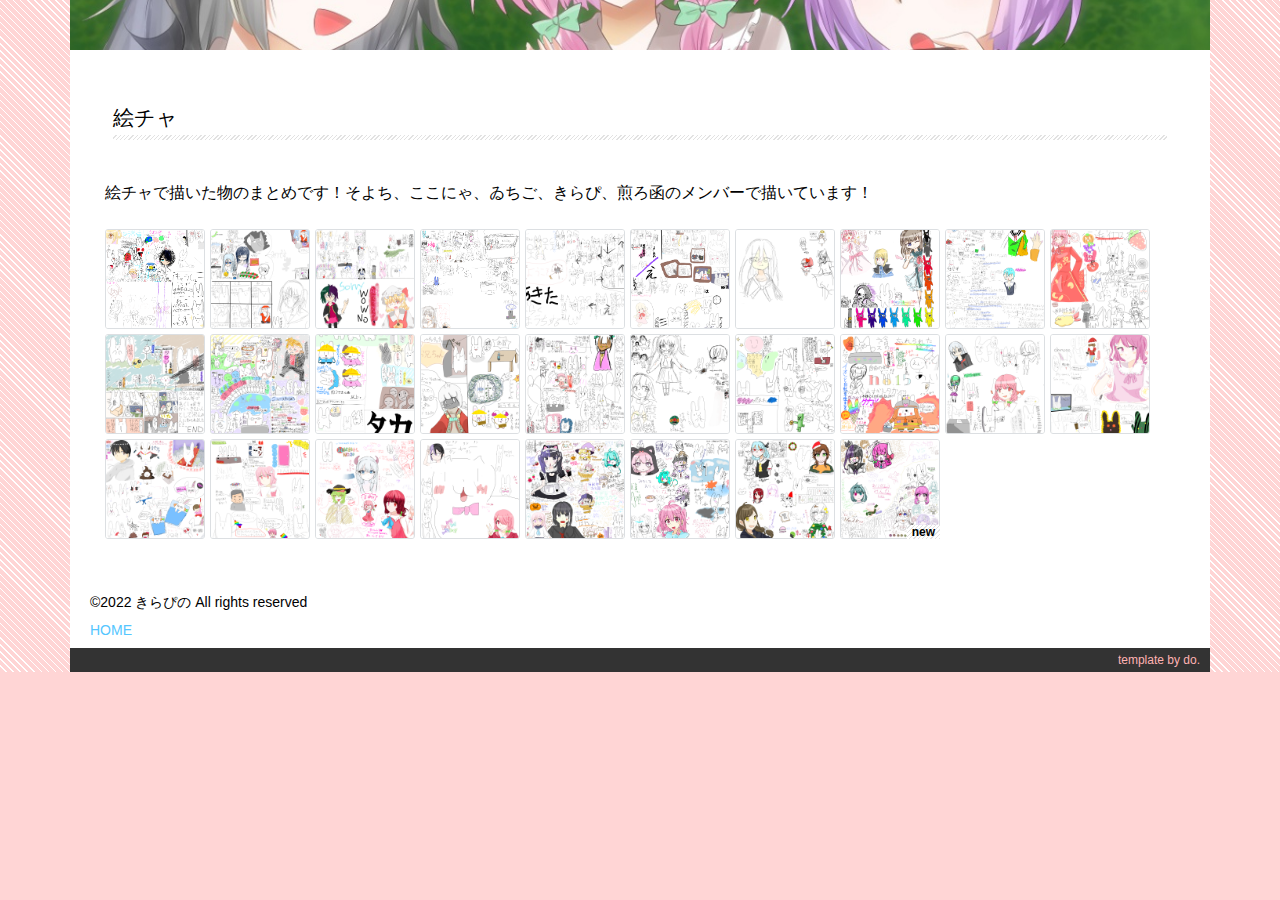
<file: illusts.html>
<!DOCTYPE html>
<html lang="ja">

<head>
  <meta charset="utf-8">
  <meta name="viewport" content="width=device-width">
  <title>きらぴのーと-絵チャまとめ</title>
  <link rel="stylesheet" href="css/bootstrap.css">
  <link rel="stylesheet" href="css/fuwaimg.css">
  <link rel="stylesheet" href="css/style.css">
  <script src="js/jquery.js"></script>
  <link rel="stylesheet" href="https://use.fontawesome.com/releases/v5.1.0/css/all.css" integrity="sha384-lKuwvrZot6UHsBSfcMvOkWwlCMgc0TaWr+30HWe3a4ltaBwTZhyTEggF5tJv8tbt" crossorigin="anonymous">
</head>

<body id="text">

  <header>
    <div class="container wrapper">

      <img src="img/top.jpg" class="heroimg">

    </div> <!-- end container -->
  </header>

  <main>
    <div class="container">
      <div class="row">


<!--絵チャまとめ-->
<div class="col-12 margin-top">
  <h2 id="illust">絵チャ</h2>
  <p>絵チャで描いた物のまとめです！そよち、ここにゃ、ゐちご、きらぴ、煎ろ函のメンバーで描いています！
  <ul class="illust">
    <li><a href="./img/k-2.0.png" data-fimg="illust" data-fcaption="No.2　2021/12/04 23:26 " class="fuwaimg"><img src="./img/k-2.0.png"></a></li>
    <li><a href="./img/k-3.0.png" data-fimg="illust" data-fcaption="No.3　2021/12/05 18:31 " class="fuwaimg"><img src="./img/k-3.0.png"></a></li>
    <li><a href="./img/k-4.0.png" data-fimg="illust" data-fcaption="No.4その1　2021/12/07 20:38  " class="fuwaimg"><img src="./img/k-4.0.png"></a></li>
    <li><a href="./img/k-4.1.png" data-fimg="illust" data-fcaption="No.4その2　2021/12/08 19:45 " class="fuwaimg"><img src="./img/k-4.1.png"></a></li>
    <li><a href="./img/k-5.0.png" data-fimg="illust" data-fcaption="No.5　2021/12/24 22:24 " class="fuwaimg"><img src="./img/k-5.0.png"></a></li>
    <li><a href="./img/k-6.0.png" data-fimg="illust" data-fcaption="No.6　2021/12/26 20:54 " class="fuwaimg"><img src="./img/k-6.0.png"></a></li>
    <li><a href="./img/k-7.0.png" data-fimg="illust" data-fcaption="No.7　2021/12/26 22:24 " class="fuwaimg"><img src="./img/k-7.0.png"></a></li>
    <li><a href="./img/k-8.0.png" data-fimg="illust" data-fcaption="No.8　2021/12/27 19:22  " class="fuwaimg"><img src="./img/k-8.0.png"></a></li>
    <li><a href="./img/k-9.0.png" data-fimg="illust" data-fcaption="No.9　2021/12/29 18:01  " class="fuwaimg"><img src="./img/k-9.0.png"></a></li>
    <li><a href="./img/k-10.0.png" data-fimg="illust" data-fcaption="No.10　2022/01/10 20:11  " class="fuwaimg"><img src="./img/k-10.0.png"></a></li>
    <li><a href="./img/k-11.0.png" data-fimg="illust" data-fcaption="No.11　2022/01/22 22:27  " class="fuwaimg"><img src="./img/k-11.0.png"></a></li>
    <li><a href="./img/k-12.0.png" data-fimg="illust" data-fcaption="No.12　2022/01/23 21:28 " class="fuwaimg"><img src="./img/k-12.0.png"></a></li>
    <li><a href="./img/k-13.0.png" data-fimg="illust" data-fcaption="No.13その1　2022/01/24 21:55 " class="fuwaimg"><img src="./img/k-13.0.png"></a></li>
    <li><a href="./img/k-13.0.1.png" data-fimg="illust" data-fcaption="No.13その1(番外編)　2022/01/25 21:23 " class="fuwaimg"><img src="./img/k-13.0.1.png"></a></li>
    <li><a href="./img/k-13.1.png" data-fimg="illust" data-fcaption="No.13その2　2022/03/13 18:28 " class="fuwaimg"><img src="./img/k-13.1.png"></a></li>
    <li><a href="./img/k-13.2.png" data-fimg="illust" data-fcaption="No.13その3　2022/03/13 19:56 " class="fuwaimg"><img src="./img/k-13.2.png"></a></li>
    <li><a href="./img/k-14.0.png" data-fimg="illust" data-fcaption="No.14　2022/03/20 22:11 " class="fuwaimg"><img src="./img/k-14.0.png"></a></li>
    <li><a href="./img/k-15.0.png" data-fimg="illust" data-fcaption="No.15　2022/04/16 13:24 " class="fuwaimg"><img src="./img/k-15.0.png"></a></li>
    <li><a href="./img/k-16.0.png" data-fimg="illust" data-fcaption="No.16　2022/06/25 23:01 " class="fuwaimg"><img src="./img/k-16.0.png"></a></li>
    <li><a href="./img/k-17.0.png" data-fimg="illust" data-fcaption="No.17　2022/08/05 01:16 " class="fuwaimg"><img src="./img/k-17.0.png"></a></li>
    <li><a href="./img/k-18.0.png" data-fimg="illust" data-fcaption="No.18　2022/08/05 21:48 " class="fuwaimg"><img src="./img/k-18.0.png"></a></li>
    <li><a href="./img/k-19.0.png" data-fimg="illust" data-fcaption="No.19　2022/08/29 00:17" class="fuwaimg"><img src="./img/k-19.0.png"></a></li>
    <li><a href="./img/k-20.0.png" data-fimg="illust" data-fcaption="No.20　2022/09/09 23:52" class="fuwaimg"><img src="./img/k-20.0.png"></a></li>
    <li><a href="./img/k-21.0.png" data-fimg="illust" data-fcaption="No.21　2022/10/01 15:01" class="fuwaimg"><img src="./img/k-21.0.png"></a></li>
    <li><a href="./img/k-22.0.png" data-fimg="illust" data-fcaption="No.22　2022/10/30 22:43" class="fuwaimg"><img src="./img/k-22.0.png"></a></li>
    <li><a href="./img/k-23.0.png" data-fimg="illust" data-fcaption="No.23　2022/11/07 21:33" class="fuwaimg"><img src="./img/k-23.0.png"></a></li>
    <li><a href="./img/k-24.0.png" data-fimg="illust" data-fcaption="No.24　2022/12/25 18:39" class="fuwaimg"><img src="./img/k-24.0.png"></a></li>
    <li class="new"><a href="./img/k-25.0.png" data-fimg="illust" data-fcaption="No.25　2022/12/28 22:09" class="fuwaimg"><img src="./img/k-25.0.png"></a></li>
  </ul>
</div> <!-- end col-12 -->

        </div> <!-- end col-12 -->

      </div> <!-- end row -->

    </div> <!-- end container -->
  </main>

  <footer>
    <div class="container">
      <p>©2022 きらぴの All rights reserved</a></p>
      <a href="javascript:history.back()" class="home">HOME</a>
      <p class="template"><a href="https://do.gt-gt.org/" target="_blank">template by do.</a></p>
    </div>
  </footer>

<script src="js/scrollbooster.min.js"></script>
<script src="js/fuwaimg.js"></script>
</body>

</html>
</file>
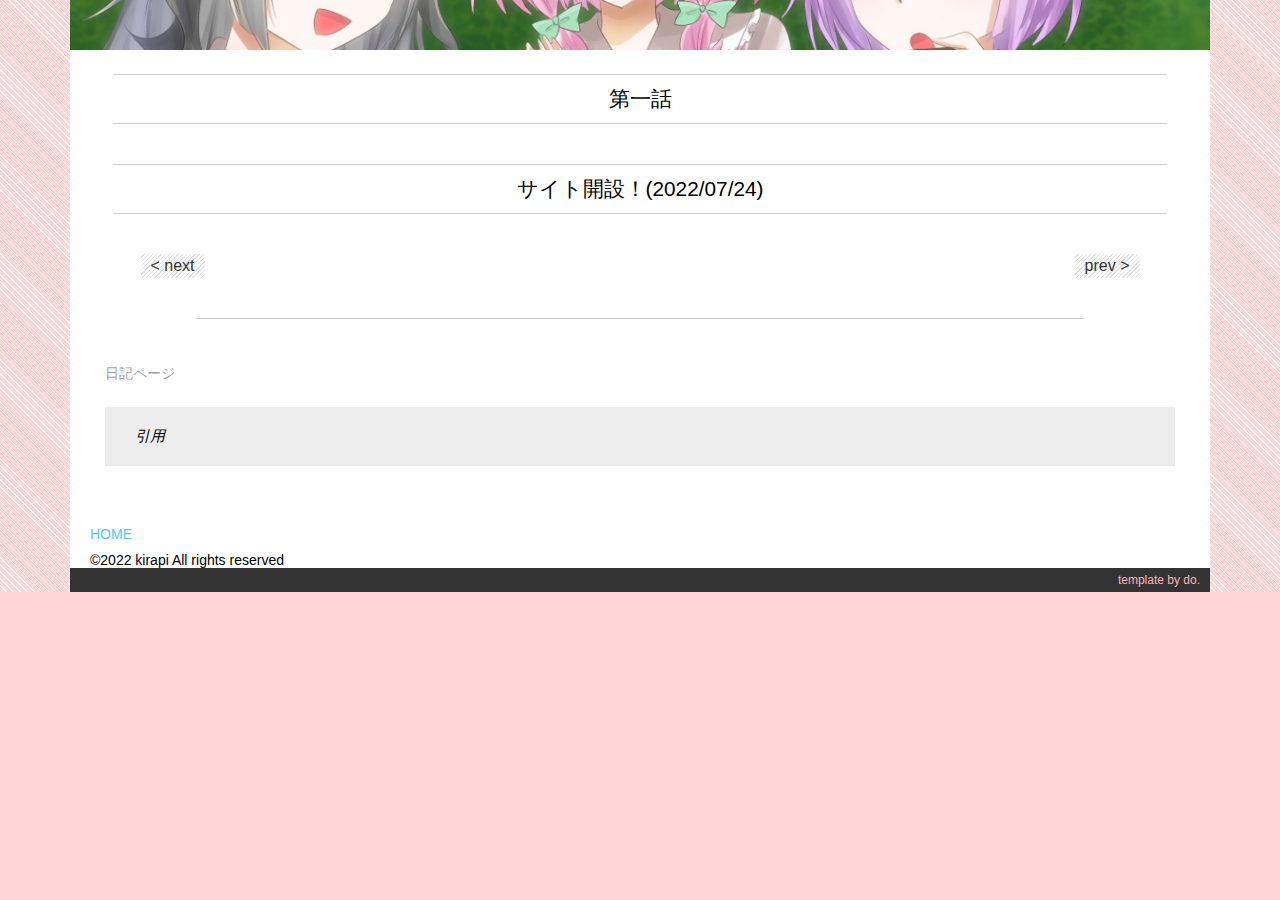
<file: novel.html>
<!DOCTYPE html>
<html lang="ja">

<head>
  <meta charset="utf-8">
  <meta name="viewport" content="width=device-width">
  <title>toworld!-text</title>
  <link rel="stylesheet" href="css/bootstrap.css">
  <link rel="stylesheet" href="css/fuwaimg.css">
  <link rel="stylesheet" href="css/style.css">
  <script src="js/jquery.js"></script>
  <link rel="stylesheet" href="https://use.fontawesome.com/releases/v5.1.0/css/all.css" integrity="sha384-lKuwvrZot6UHsBSfcMvOkWwlCMgc0TaWr+30HWe3a4ltaBwTZhyTEggF5tJv8tbt" crossorigin="anonymous">
</head>

<body id="text">

  <header>
    <div class="container wrapper">

      <img src="img/top.jpg" class="heroimg">

    </div> <!-- end container -->
  </header>

  <main>
    <div class="container">
      <div class="row">

        <div class="col-12">
<h2 class="h2-a">第一話</h2>
<p>

<p>

  <h2 class="h2-a">サイト開設！(2022/07/24)</h2>

<div class="page">
  <a href="#" class="next">< next</a>
  <a href="#" class="prev">prev ></a>
</div>

<hr>

<div class="atogaki">
<p>日記ページ</p>

<blockquote>
  引用
</blockquote>

</div> <!-- end atogaki -->
        </div> <!-- end col-12 -->

      </div> <!-- end row -->

    </div> <!-- end container -->
  </main>

  <footer>
    <div class="container">
      <a href="javascript:history.back()" class="home">HOME</a>
      <p>©2022 kirapi All rights reserved</a></p>
      <p class="template"><a href="https://do.gt-gt.org/" target="_blank">template by do.</a></p>
    </div>
  </footer>

<script src="js/scrollbooster.min.js"></script>
<script src="js/fuwaimg.js"></script>
</body>

</html>
</file>
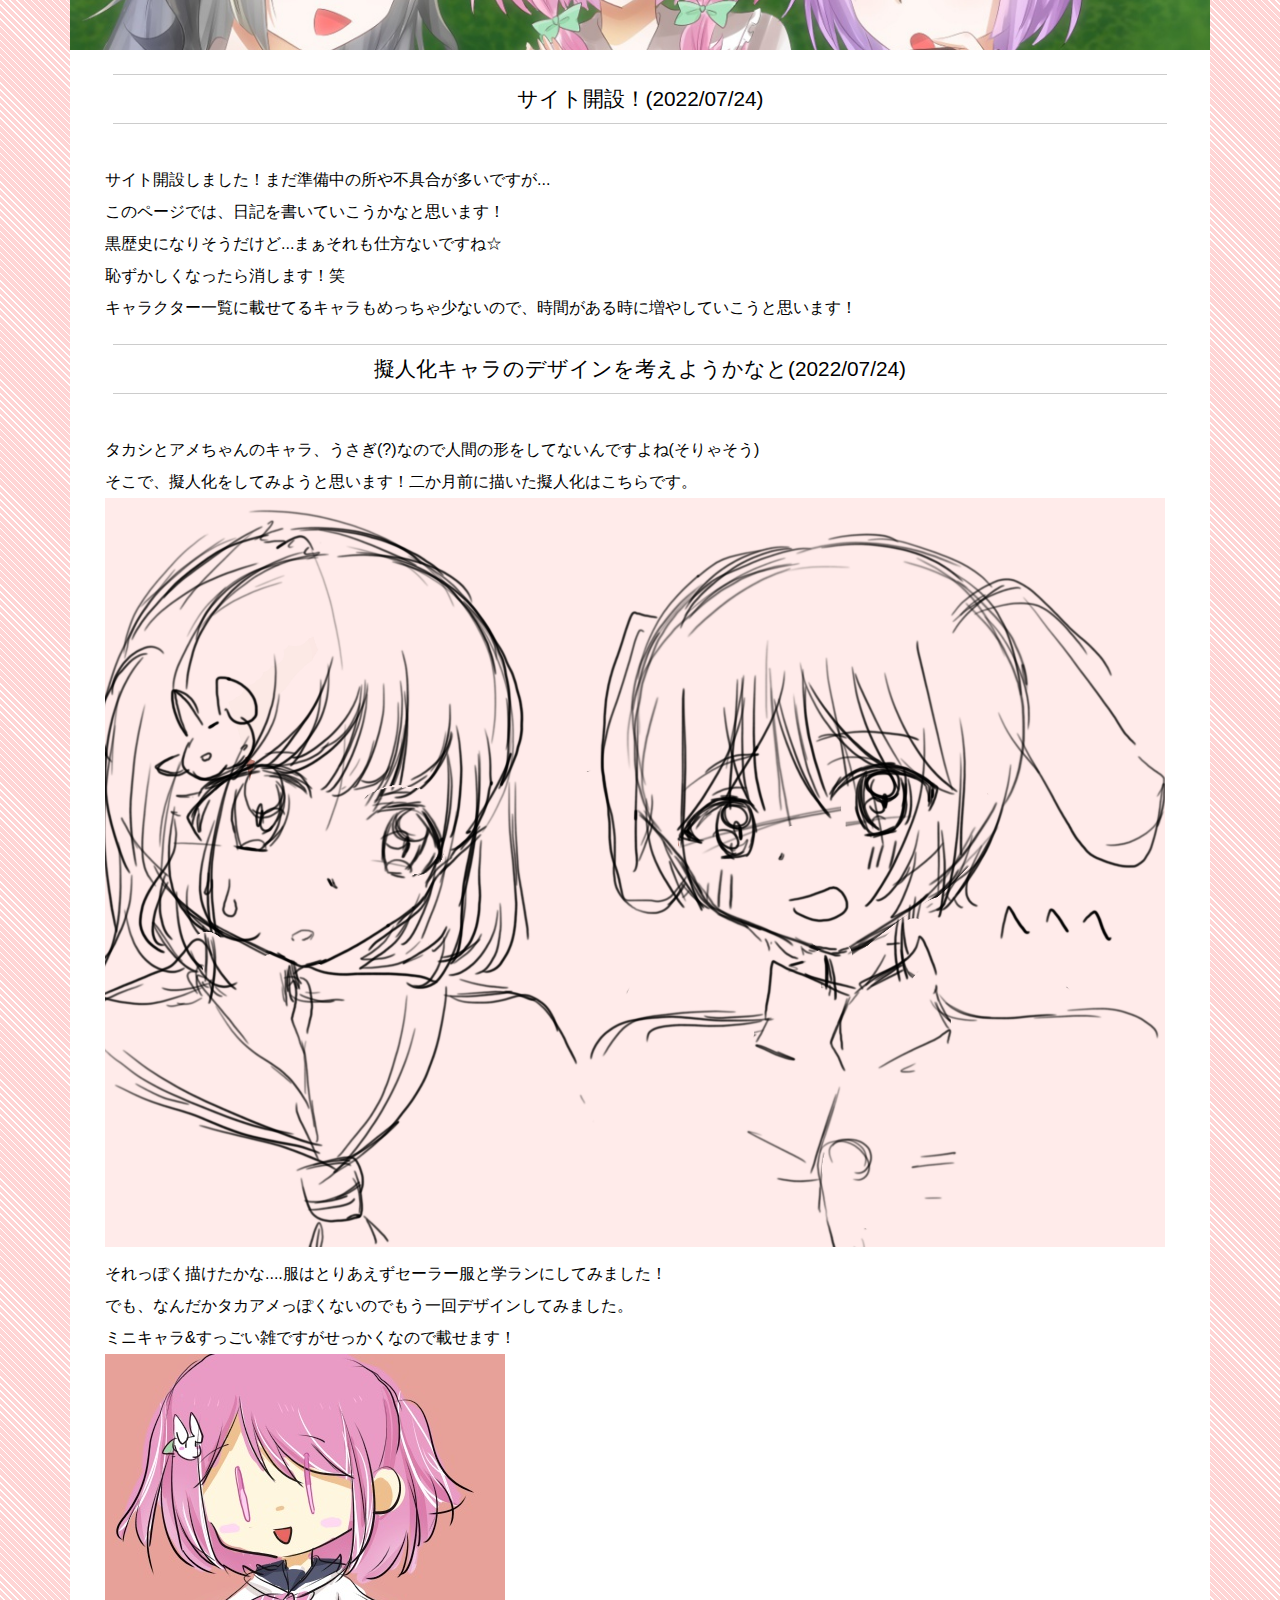
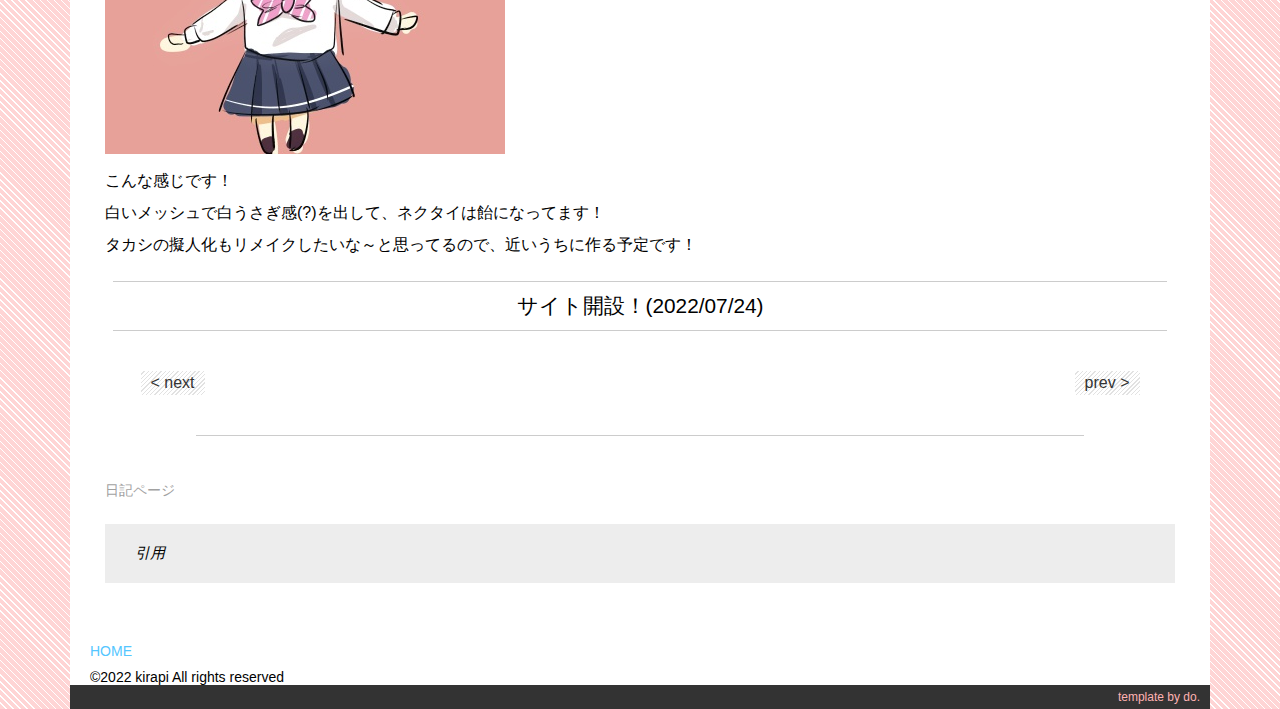
<file: text.html>
<!DOCTYPE html>
<html lang="ja">

<head>
  <meta charset="utf-8">
  <meta name="viewport" content="width=device-width">
  <title>toworld!-text</title>
  <link rel="stylesheet" href="css/bootstrap.css">
  <link rel="stylesheet" href="css/fuwaimg.css">
  <link rel="stylesheet" href="css/style.css">
  <script src="js/jquery.js"></script>
  <link rel="stylesheet" href="https://use.fontawesome.com/releases/v5.1.0/css/all.css" integrity="sha384-lKuwvrZot6UHsBSfcMvOkWwlCMgc0TaWr+30HWe3a4ltaBwTZhyTEggF5tJv8tbt" crossorigin="anonymous">
</head>

<body id="text">

  <header>
    <div class="container wrapper">

      <img src="img/top.jpg" class="heroimg">

    </div> <!-- end container -->
  </header>

  <main>
    <div class="container">
      <div class="row">

        <div class="col-12">
<h2 class="h2-a">サイト開設！(2022/07/24)</h2>
<p>
サイト開設しました！まだ準備中の所や不具合が多いですが...<br>
このページでは、日記を書いていこうかなと思います！<br>
黒歴史になりそうだけど...まぁそれも仕方ないですね☆<br>
恥ずかしくなったら消します！笑<br>
キャラクター一覧に載せてるキャラもめっちゃ少ないので、時間がある時に増やしていこうと思います！<br>

<h2 class="h2-a">擬人化キャラのデザインを考えようかなと(2022/07/24)</h2>
<p>
タカシとアメちゃんのキャラ、うさぎ(?)なので人間の形をしてないんですよね(そりゃそう)<br>
そこで、擬人化をしてみようと思います！二か月前に描いた擬人化はこちらです。
<p>
<img src="img/02.jpg">
<p>
  それっぽく描けたかな....服はとりあえずセーラー服と学ランにしてみました！<br>
  でも、なんだかタカアメっぽくないのでもう一回デザインしてみました。<br>
  ミニキャラ&すっごい雑ですがせっかくなので載せます！
  <p>
<img src="img/01.jpg">
<p>
こんな感じです！<br>
白いメッシュで白うさぎ感(?)を出して、ネクタイは飴になってます！<br>
タカシの擬人化もリメイクしたいな～と思ってるので、近いうちに作る予定です！
<p>

  <h2 class="h2-a">サイト開設！(2022/07/24)</h2>

<div class="page">
  <a href="#" class="next">< next</a>
  <a href="text2.html" class="prev">prev ></a>
</div>

<hr>

<div class="atogaki">
<p>日記ページ</p>

<blockquote>
  引用
</blockquote>

</div> <!-- end atogaki -->
        </div> <!-- end col-12 -->

      </div> <!-- end row -->

    </div> <!-- end container -->
  </main>

  <footer>
    <div class="container">
      <a href="javascript:history.back()" class="home">HOME</a>
      <p>©2022 kirapi All rights reserved</a></p>
      <p class="template"><a href="https://do.gt-gt.org/" target="_blank">template by do.</a></p>
    </div>
  </footer>

<script src="js/scrollbooster.min.js"></script>
<script src="js/fuwaimg.js"></script>
</body>

</html>
</file>
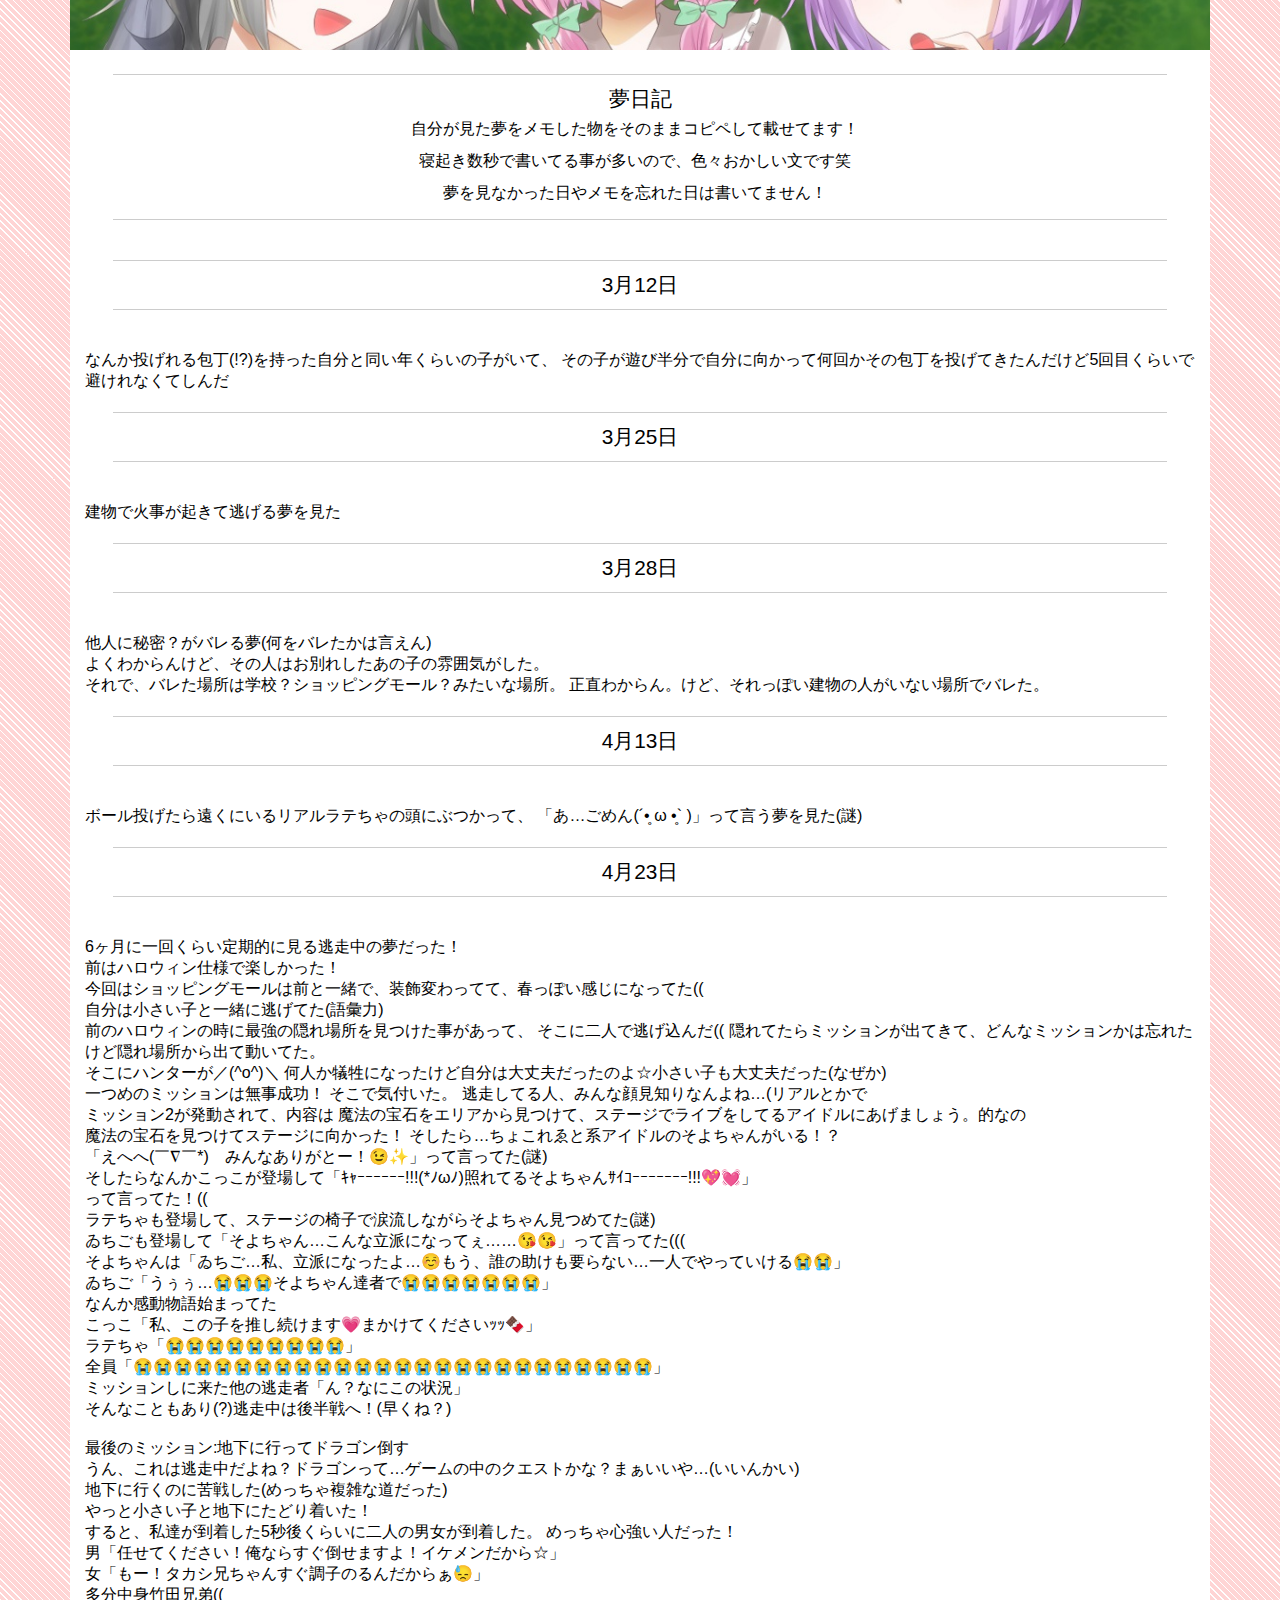
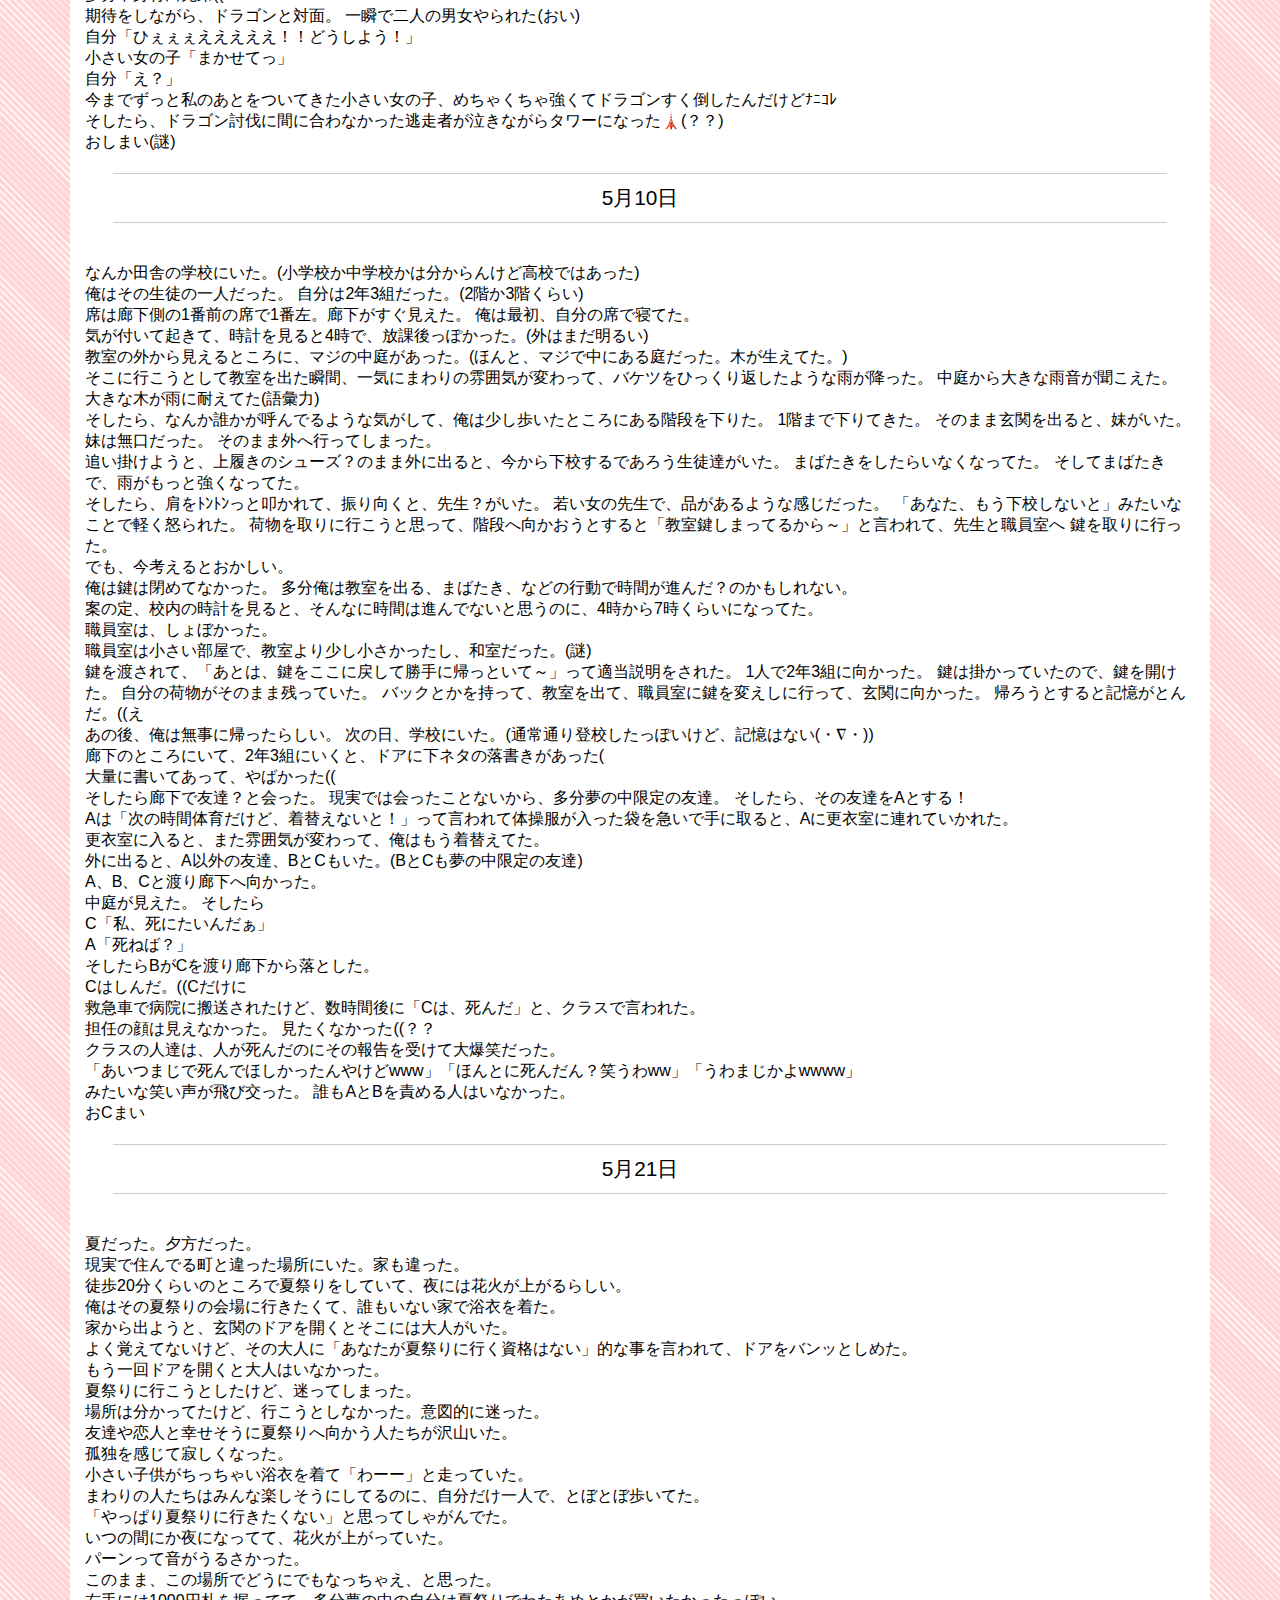
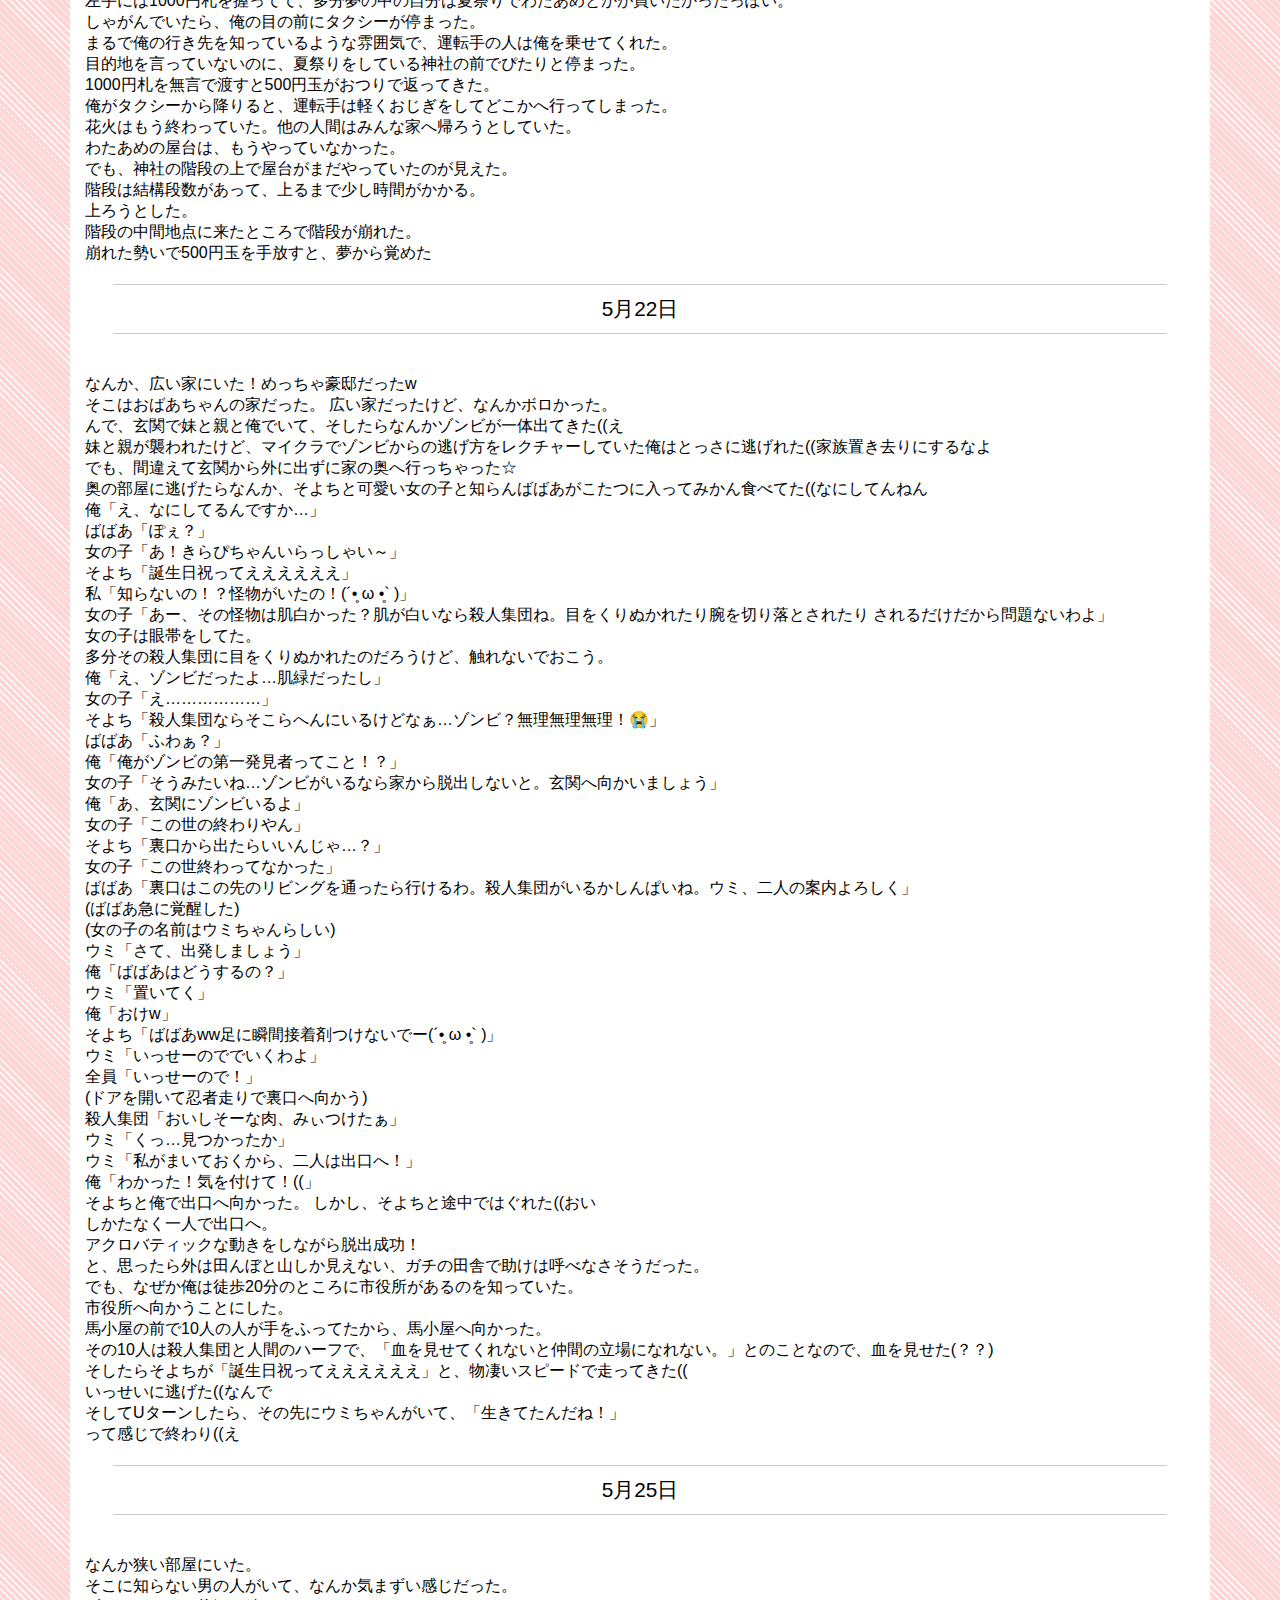
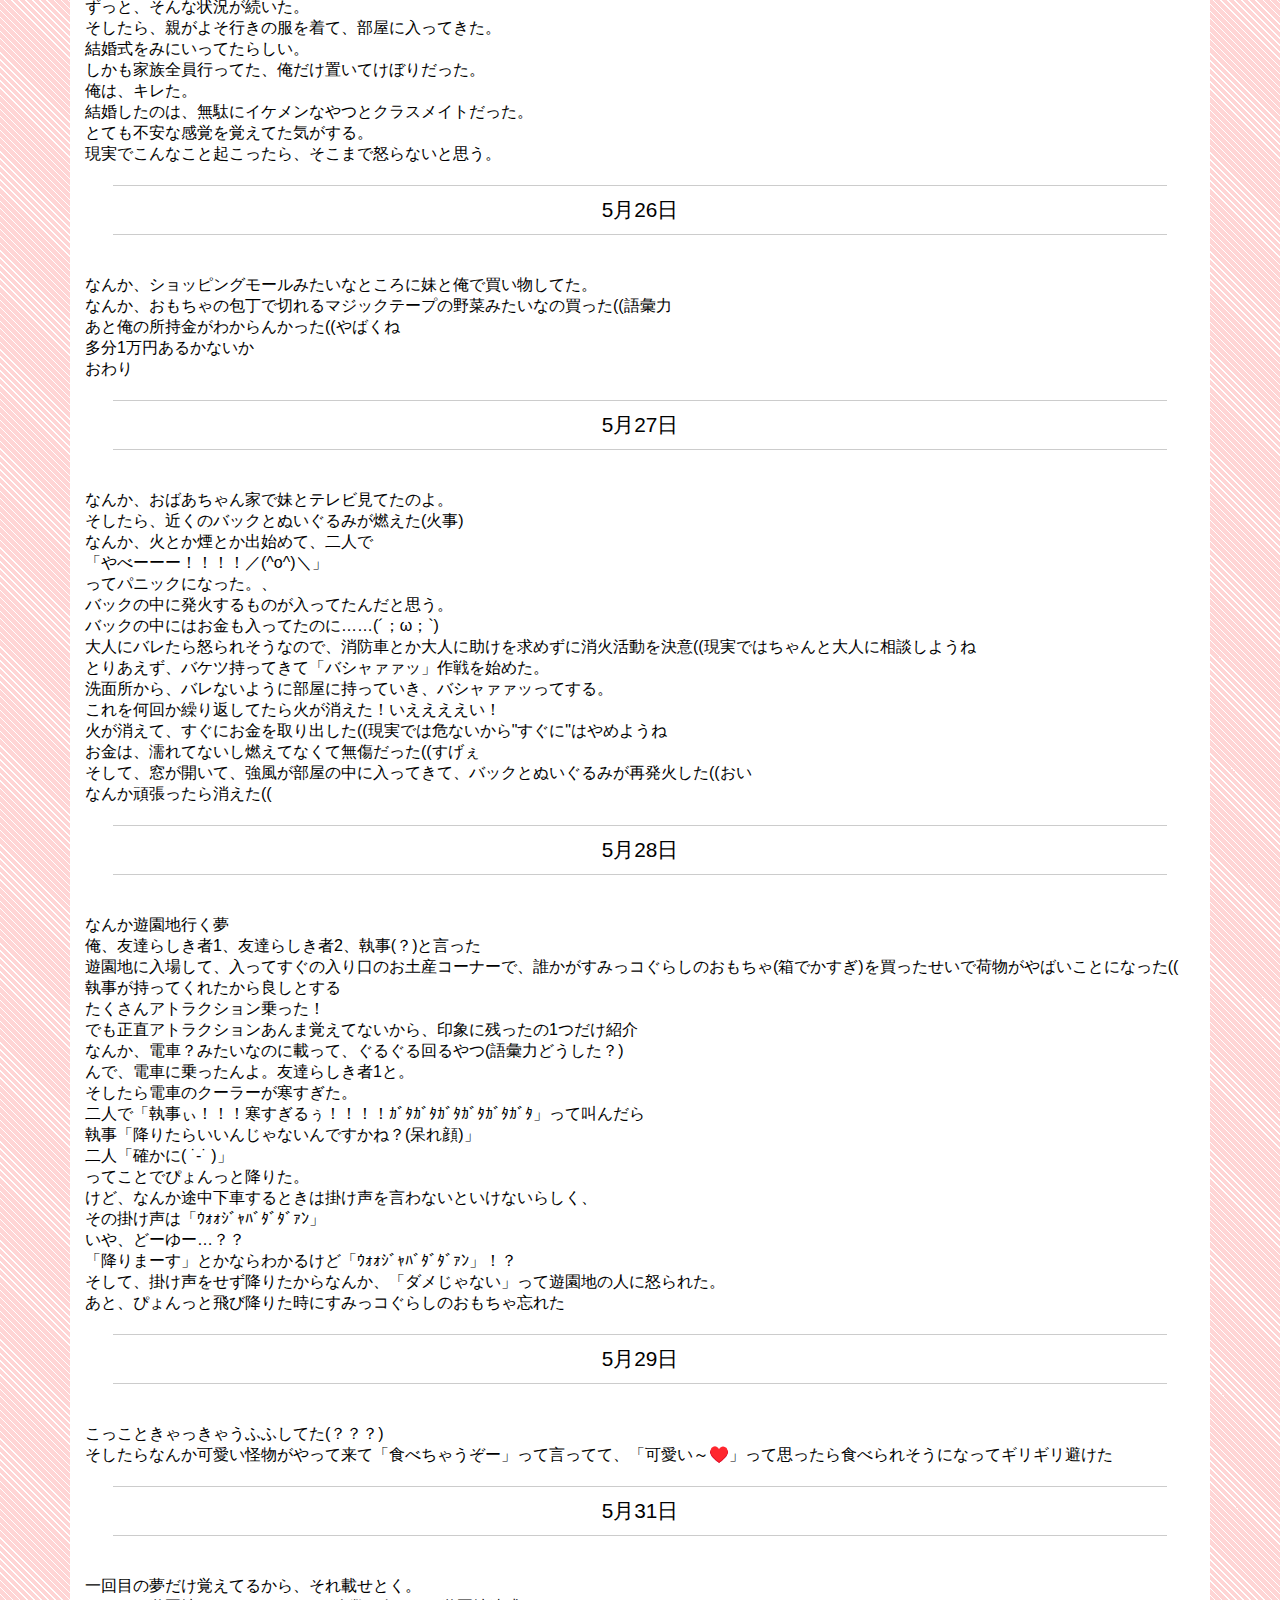
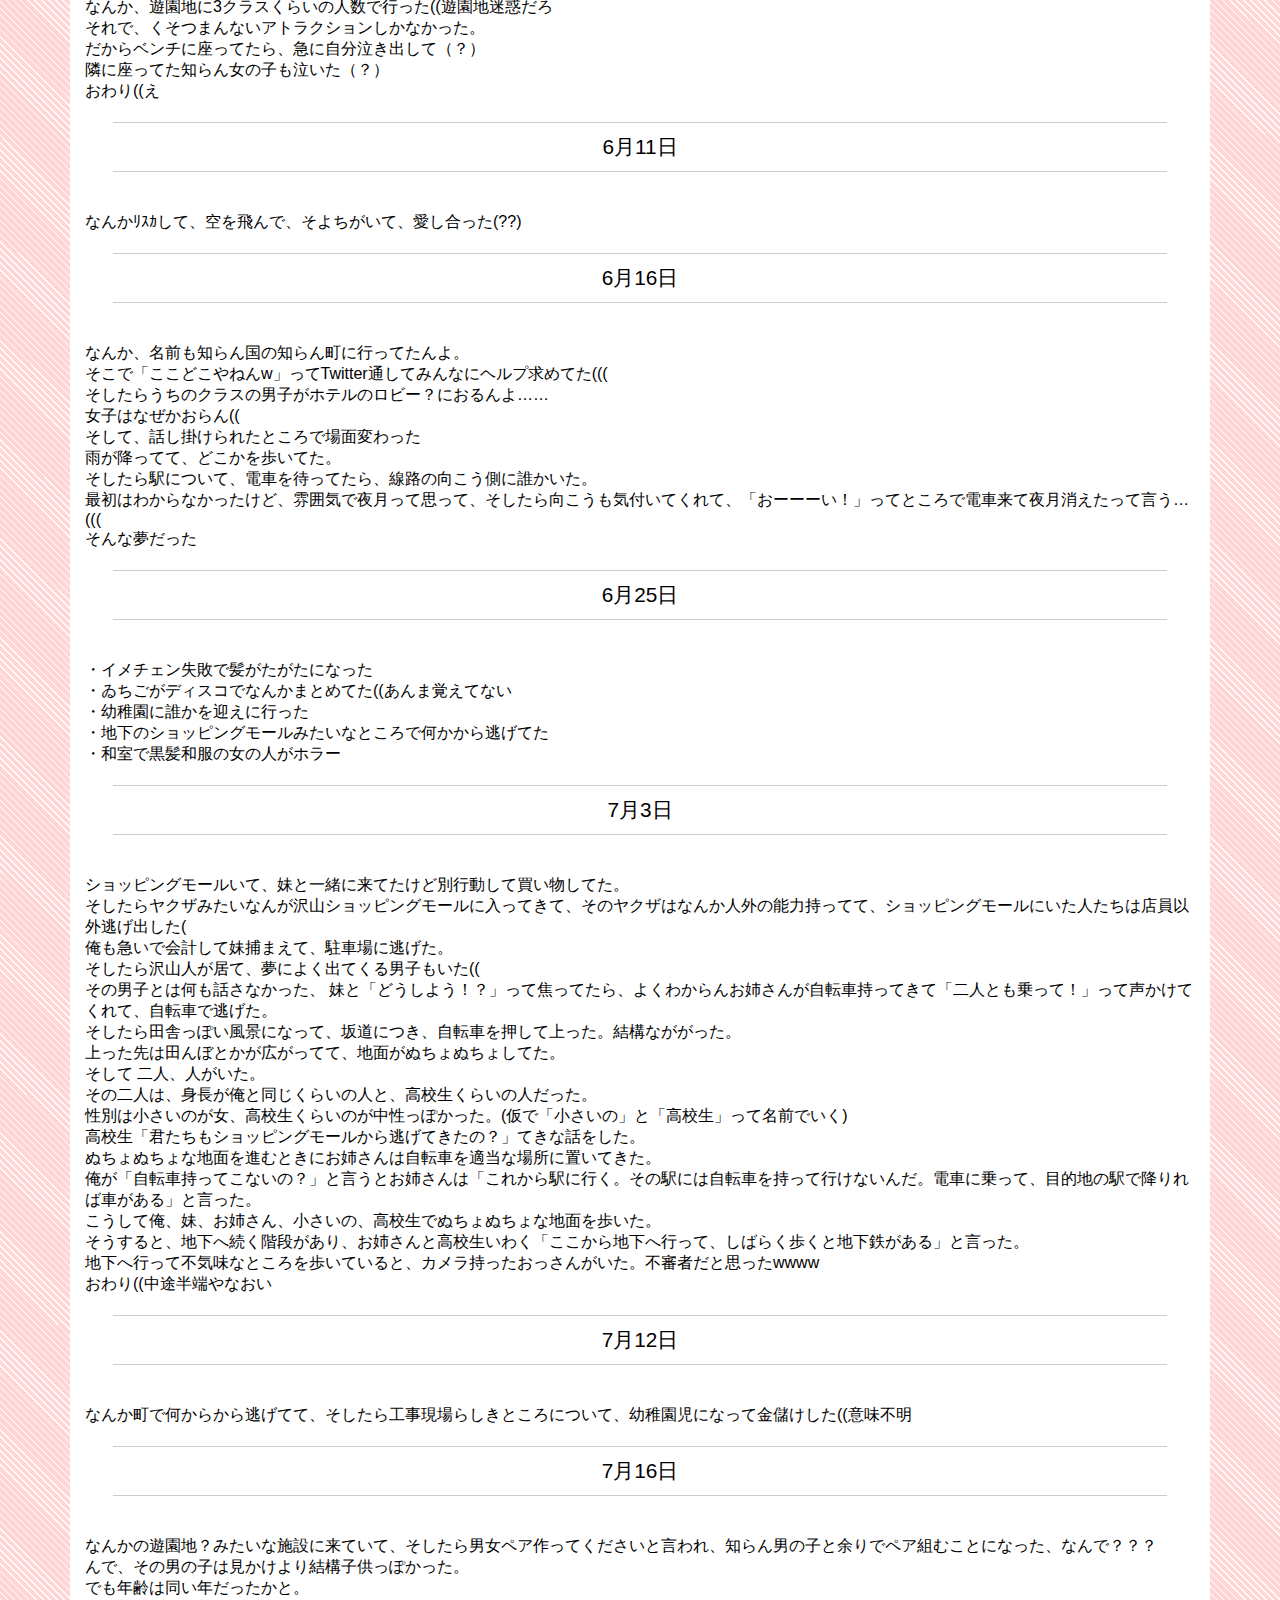
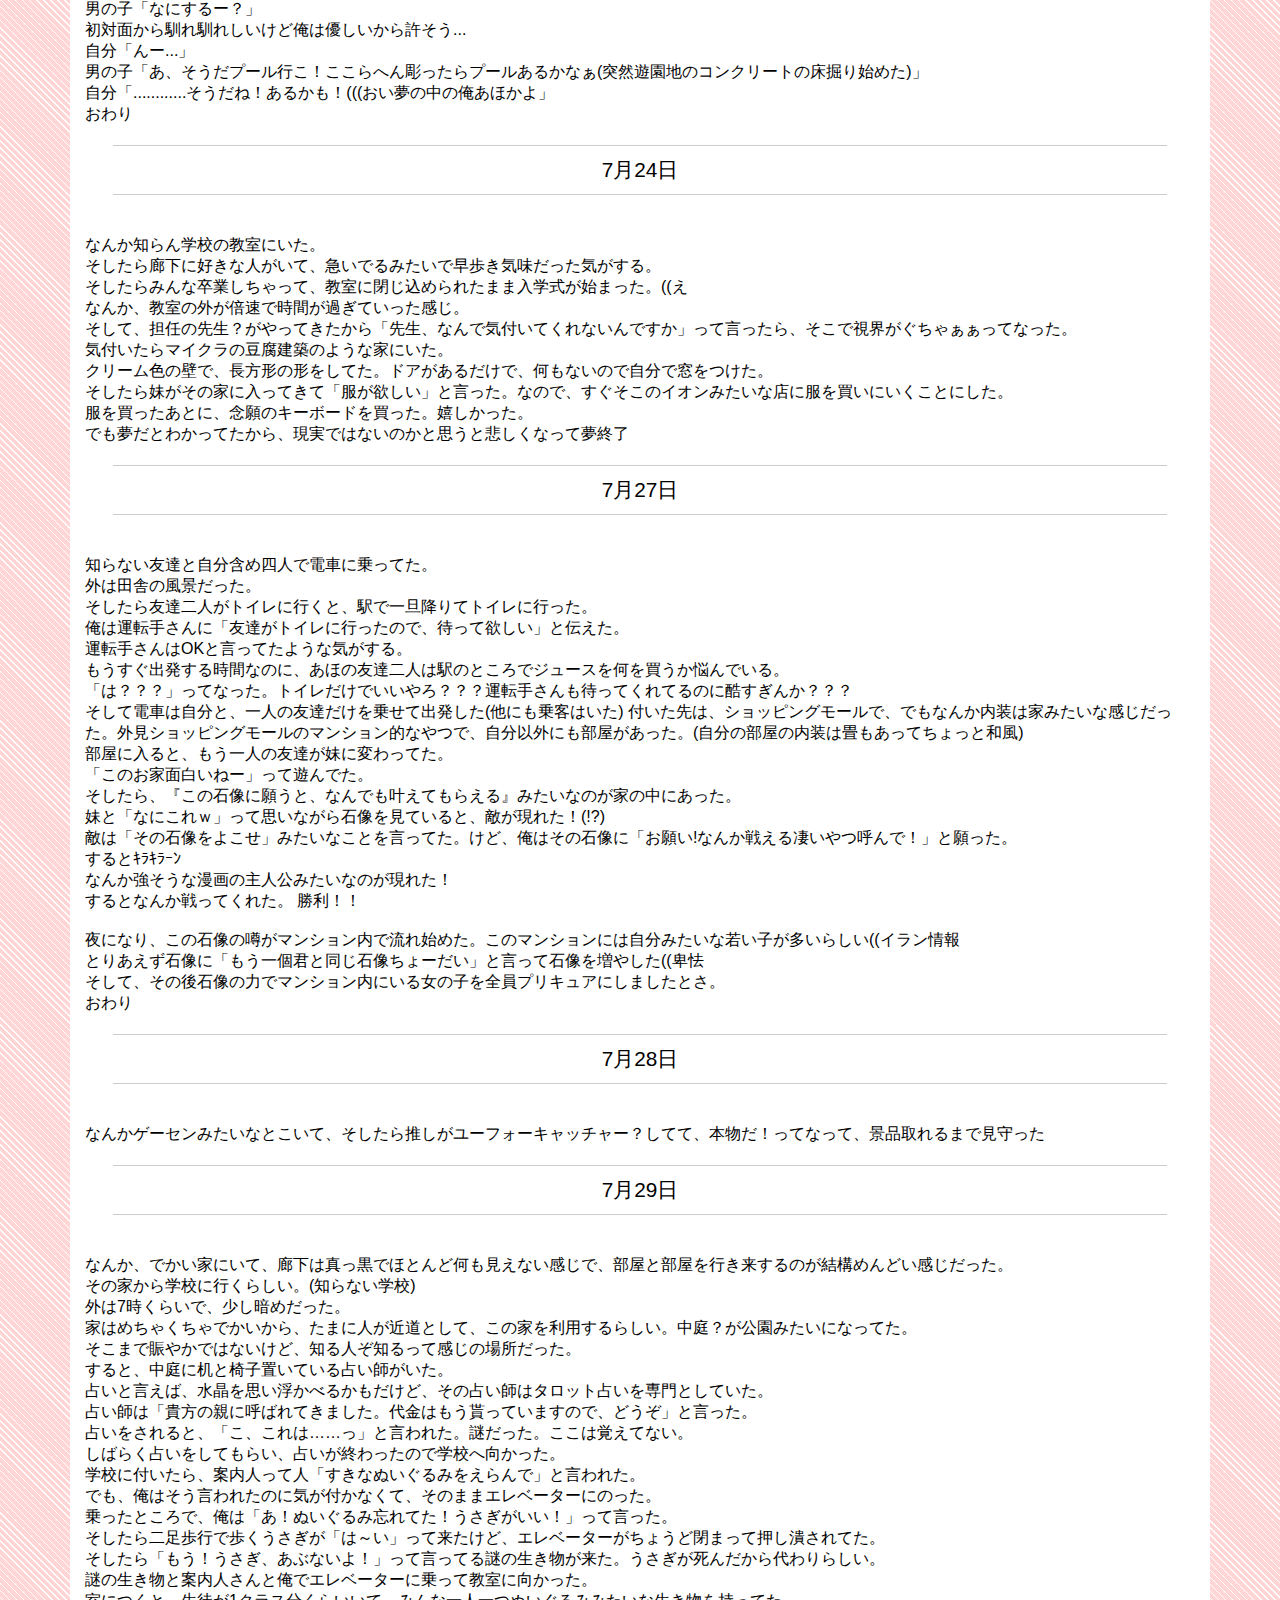
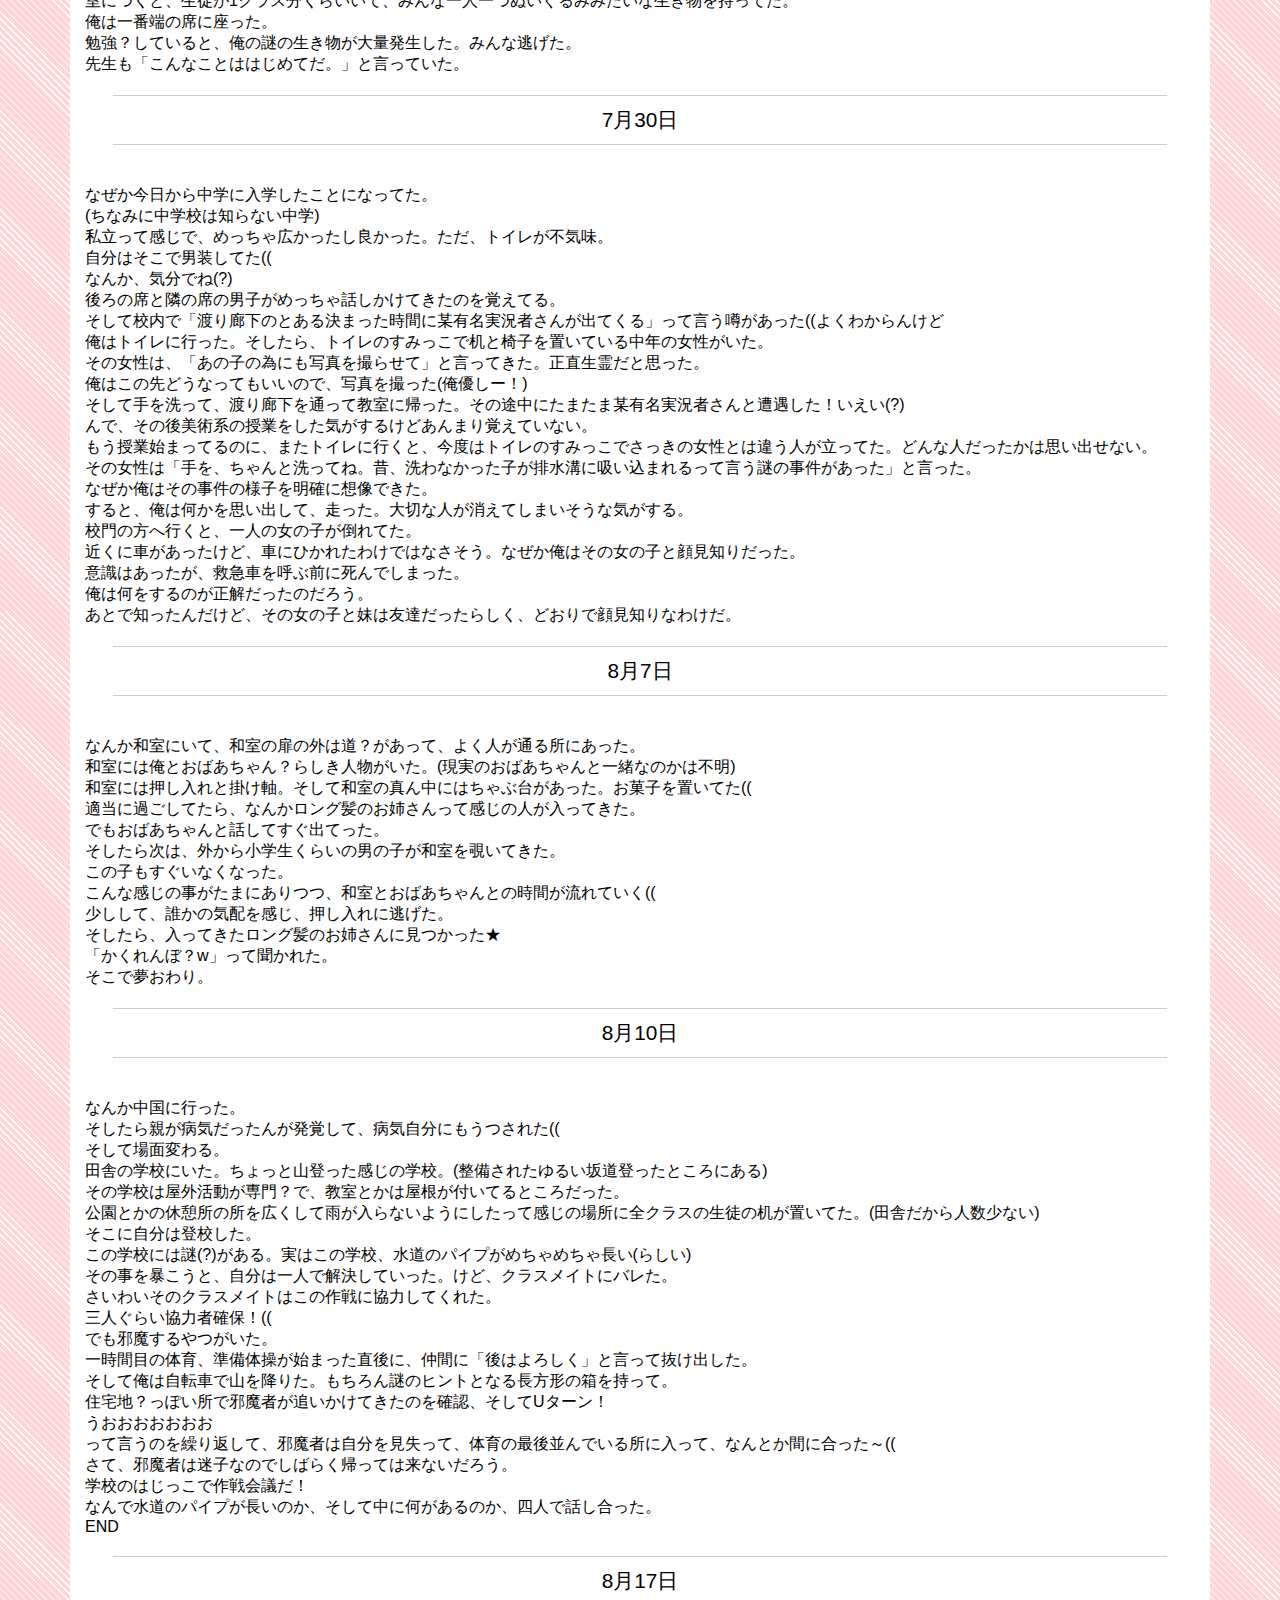
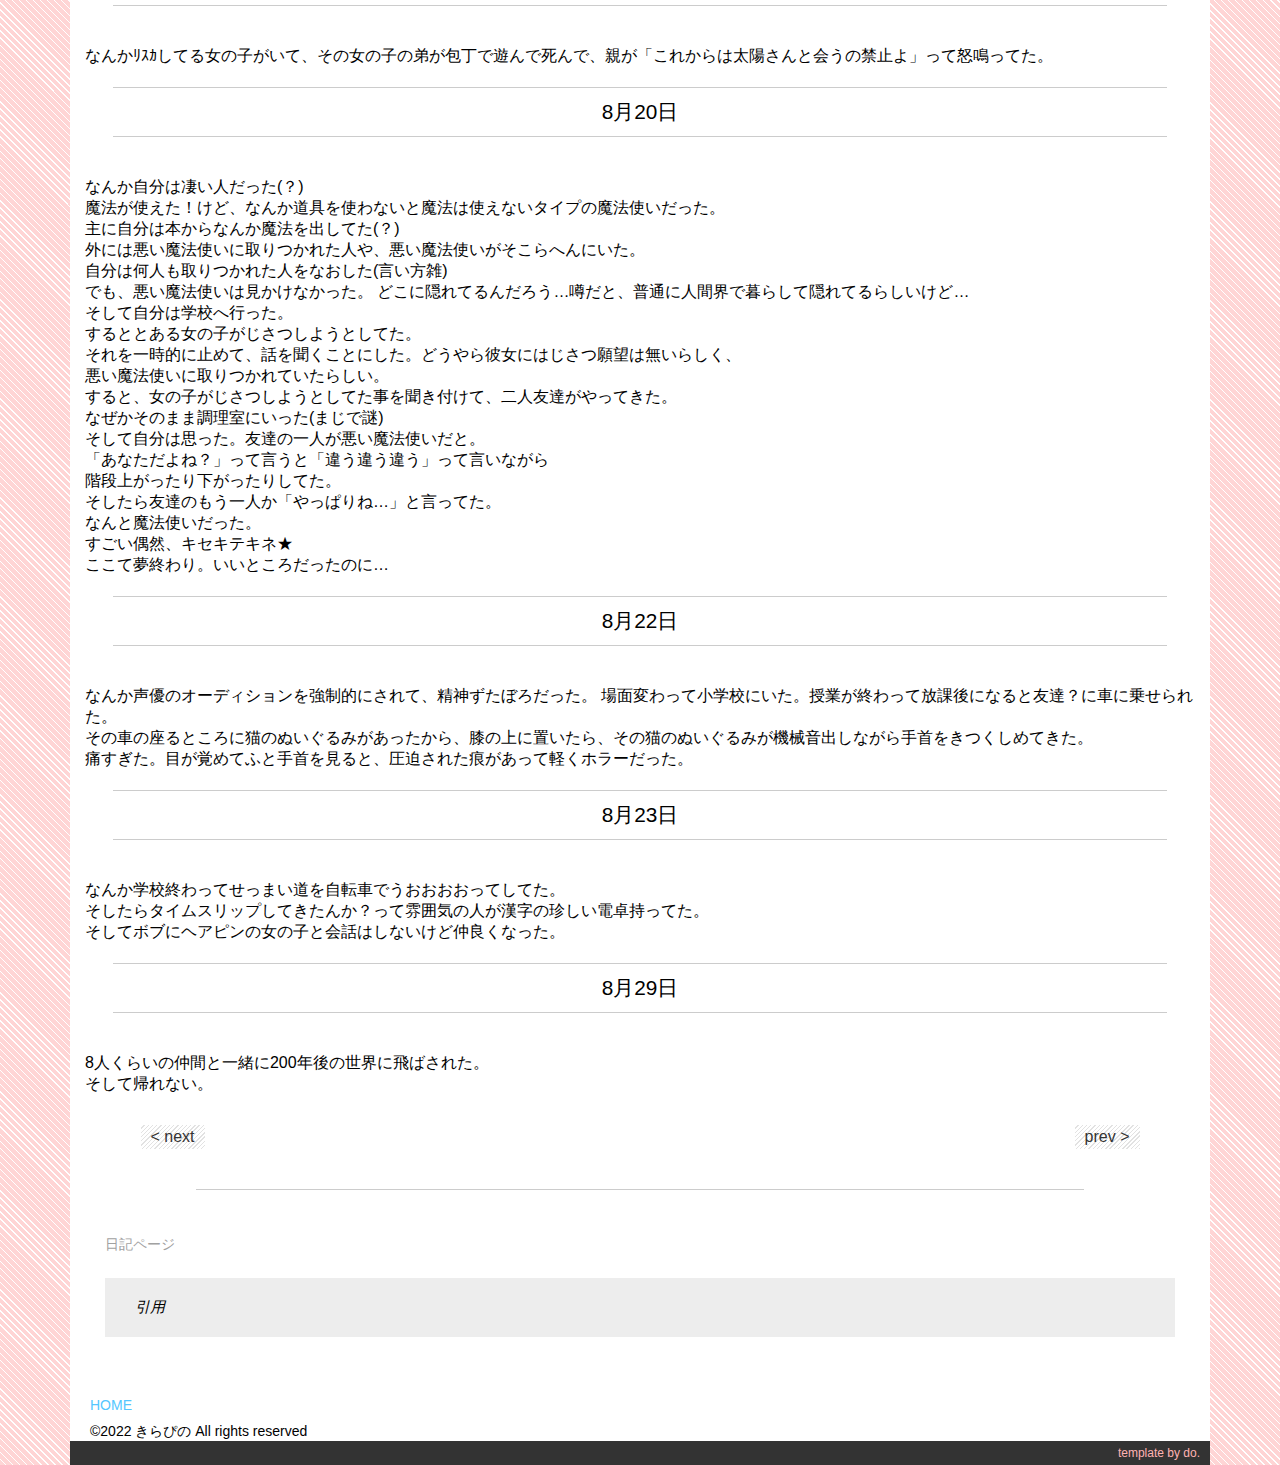
<file: text2.html>
<!DOCTYPE html>
<html lang="ja">

<head>
  <meta charset="utf-8">
  <meta name="viewport" content="width=device-width">
  <title>きらぴのーと-夢日記</title>
  <link rel="stylesheet" href="css/bootstrap.css">
  <link rel="stylesheet" href="css/fuwaimg.css">
  <link rel="stylesheet" href="css/style.css">
  <script src="js/jquery.js"></script>
  <link rel="stylesheet" href="https://use.fontawesome.com/releases/v5.1.0/css/all.css" integrity="sha384-lKuwvrZot6UHsBSfcMvOkWwlCMgc0TaWr+30HWe3a4ltaBwTZhyTEggF5tJv8tbt" crossorigin="anonymous">
</head>

<body id="text">

  <header>
    <div class="container wrapper">

      <img src="img/top.jpg" class="heroimg">

    </div> <!-- end container -->
  </header>

  <main>
    <div class="container">
      <div class="row">

        <div class="col-12">
<h2 class="h2-a">夢日記</h2-b>
<p>
自分が見た夢をメモした物をそのままコピペして載せてます！<br>
寝起き数秒で書いてる事が多いので、色々おかしい文です笑<br>
夢を見なかった日やメモを忘れた日は書いてません！<br>

<h2 class="h2-a">3月12日</h2>
  なんか投げれる包丁(!?)を持った自分と同い年くらいの子がいて、
  その子が遊び半分で自分に向かって何回かその包丁を投げてきたんだけど5回目くらいで避けれなくてしんだ

  <h2 class="h2-a">3月25日</h2>
  建物で火事が起きて逃げる夢を見た

<h2 class="h2-a">3月28日</h2>
  他人に秘密？がバレる夢(何をバレたかは言えん)<br>
よくわからんけど、その人はお別れしたあの子の雰囲気がした。<br>
それで、バレた場所は学校？ショッピングモール？みたいな場所。
正直わからん。けど、それっぽい建物の人がいない場所でバレた。
  
<h2 class="h2-a">4月13日</h2>
  ボール投げたら遠くにいるリアルラテちゃの頭にぶつかって、
「あ…ごめん(´•̥ ω •̥` )」って言う夢を見た(謎)

<h2 class="h2-a">4月23日</h2>
  6ヶ月に一回くらい定期的に見る逃走中の夢だった！<br>
前はハロウィン仕様で楽しかった！<br>
今回はショッピングモールは前と一緒で、装飾変わってて、春っぽい感じになってた((<br>
自分は小さい子と一緒に逃げてた(語彙力)<br>
前のハロウィンの時に最強の隠れ場所を見つけた事があって、
そこに二人で逃げ込んだ((
隠れてたらミッションが出てきて、どんなミッションかは忘れたけど隠れ場所から出て動いてた。<br>
そこにハンターが／(^o^)＼
何人か犠牲になったけど自分は大丈夫だったのよ☆小さい子も大丈夫だった(なぜか)<br>
一つめのミッションは無事成功！
そこで気付いた。
逃走してる人、みんな顔見知りなんよね…(リアルとかで<br>
ミッション2が発動されて、内容は
魔法の宝石をエリアから見つけて、ステージでライブをしてるアイドルにあげましょう。的なの<br>
魔法の宝石を見つけてステージに向かった！
そしたら…ちょこれゑと系アイドルのそよちゃんがいる！？<br>
「えへへ(￣∇￣*)ゞみんなありがとー！😉✨」って言ってた(謎)<br>
そしたらなんかこっこが登場して「ｷｬｰｰｰｰｰｰ!!!(*ﾉωﾉ)照れてるそよちゃんｻｲｺｰｰｰｰｰｰｰ!!!💖💓」<br>
って言ってた！((<br>
ラテちゃも登場して、ステージの椅子で涙流しながらそよちゃん見つめてた(謎)<br>
ゐちごも登場して「そよちゃん…こんな立派になってぇ……😘😘」って言ってた(((<br>
そよちゃんは「ゐちご…私、立派になったよ…☺️もう、誰の助けも要らない…一人でやっていける😭😭」<br>
ゐちご「うぅぅ…😭😭😭そよちゃん達者で😭😭😭😭😭😭😭」<br>
なんか感動物語始まってた<br>
こっこ「私、この子を推し続けます💗まかけてくださいｯｯ🍫」<br>
ラテちゃ「😭😭😭😭😭😭😭😭😭」<br>
全員「😭😭😭😭😭😭😭😭😭😭😭😭😭😭😭😭😭😭😭😭😭😭😭😭😭😭」<br>
ミッションしに来た他の逃走者「ん？なにこの状況」<br>
そんなこともあり(?)逃走中は後半戦へ！(早くね？)<br>
<br>
最後のミッション:地下に行ってドラゴン倒す<br>
うん、これは逃走中だよね？ドラゴンって…ゲームの中のクエストかな？まぁいいや…(いいんかい)<br>
地下に行くのに苦戦した(めっちゃ複雑な道だった)<br>
やっと小さい子と地下にたどり着いた！<br>
すると、私達が到着した5秒後くらいに二人の男女が到着した。
めっちゃ心強い人だった！<br>
男「任せてください！俺ならすぐ倒せますよ！イケメンだから☆」<br>
女「もー！タカシ兄ちゃんすぐ調子のるんだからぁ😓」<br>
多分中身竹田兄弟((<br>
期待をしながら、ドラゴンと対面。
一瞬で二人の男女やられた(おい)<br>
自分「ひぇぇぇえええええ！！どうしよう！」<br>
小さい女の子「まかせてっ」<br>
自分「え？」<br>
今までずっと私のあとをついてきた小さい女の子、めちゃくちゃ強くてドラゴンすく倒したんだけどﾅﾆｺﾚ<br>
そしたら、ドラゴン討伐に間に合わなかった逃走者が泣きながらタワーになった🗼(？？)<br>
おしまい(謎)<br>

<h2 class="h2-a">5月10日</h2>
なんか田舎の学校にいた。(小学校か中学校かは分からんけど高校ではあった)<br>
俺はその生徒の一人だった。
自分は2年3組だった。(2階か3階くらい)<br>
席は廊下側の1番前の席で1番左。廊下がすぐ見えた。
俺は最初、自分の席で寝てた。<br>
気が付いて起きて、時計を見ると4時で、放課後っぽかった。(外はまだ明るい)<br>
教室の外から見えるところに、マジの中庭があった。(ほんと、マジで中にある庭だった。木が生えてた。)<br>
そこに行こうとして教室を出た瞬間、一気にまわりの雰囲気が変わって、バケツをひっくり返したような雨が降った。
中庭から大きな雨音が聞こえた。
大きな木が雨に耐えてた(語彙力)<br>
そしたら、なんか誰かが呼んでるような気がして、俺は少し歩いたところにある階段を下りた。
1階まで下りてきた。
そのまま玄関を出ると、妹がいた。
妹は無口だった。
そのまま外へ行ってしまった。<br>
追い掛けようと、上履きのシューズ？のまま外に出ると、今から下校するであろう生徒達がいた。
まばたきをしたらいなくなってた。
そしてまばたきで、雨がもっと強くなってた。<br>
そしたら、肩をﾄﾝﾄﾝっと叩かれて、振り向くと、先生？がいた。
若い女の先生で、品があるような感じだった。
「あなた、もう下校しないと」みたいなことで軽く怒られた。
荷物を取りに行こうと思って、階段へ向かおうとすると「教室鍵しまってるから～」と言われて、先生と職員室へ
鍵を取りに行った。<br>

でも、今考えるとおかしい。<br>
俺は鍵は閉めてなかった。
多分俺は教室を出る、まばたき、などの行動で時間が進んだ？のかもしれない。<br>
案の定、校内の時計を見ると、そんなに時間は進んでないと思うのに、4時から7時くらいになってた。<br>

職員室は、しょぼかった。<br>
職員室は小さい部屋で、教室より少し小さかったし、和室だった。(謎)<br>
鍵を渡されて、「あとは、鍵をここに戻して勝手に帰っといて～」って適当説明をされた。
1人で2年3組に向かった。
鍵は掛かっていたので、鍵を開けた。
自分の荷物がそのまま残っていた。
バックとかを持って、教室を出て、職員室に鍵を変えしに行って、玄関に向かった。
帰ろうとすると記憶がとんだ。((え<br>
あの後、俺は無事に帰ったらしい。

次の日、学校にいた。(通常通り登校したっぽいけど、記憶はない(・∇・))<br>
廊下のところにいて、2年3組にいくと、ドアに下ネタの落書きがあった(<br>
大量に書いてあって、やばかった((<br>
そしたら廊下で友達？と会った。
現実では会ったことないから、多分夢の中限定の友達。
そしたら、その友達をAとする！<br>
Aは「次の時間体育だけど、着替えないと！」って言われて体操服が入った袋を急いで手に取ると、Aに更衣室に連れていかれた。<br>
更衣室に入ると、また雰囲気が変わって、俺はもう着替えてた。<br>
外に出ると、A以外の友達、BとCもいた。(BとCも夢の中限定の友達)<br>
A、B、Cと渡り廊下へ向かった。<br>
中庭が見えた。
そしたら<br>
C「私、死にたいんだぁ」<br>
A「死ねば？」<br>
そしたらBがCを渡り廊下から落とした。<br>
Cはしんだ。((Cだけに<br>
救急車で病院に搬送されたけど、数時間後に「Cは、死んだ」と、クラスで言われた。<br>
担任の顔は見えなかった。
見たくなかった((？？<br>
クラスの人達は、人が死んだのにその報告を受けて大爆笑だった。<br>
「あいつまじで死んでほしかったんやけどwww」「ほんとに死んだん？笑うわww」「うわまじかよwwww」<br>
みたいな笑い声が飛び交った。
誰もAとBを責める人はいなかった。<br>

おCまい<br>
  
<h2 class="h2-a">5月21日</h2>
  夏だった。夕方だった。<br>
現実で住んでる町と違った場所にいた。家も違った。<br>
徒歩20分くらいのところで夏祭りをしていて、夜には花火が上がるらしい。<br>

俺はその夏祭りの会場に行きたくて、誰もいない家で浴衣を着た。<br>
家から出ようと、玄関のドアを開くとそこには大人がいた。<br>
よく覚えてないけど、その大人に「あなたが夏祭りに行く資格はない」的な事を言われて、ドアをバンッとしめた。<br>
もう一回ドアを開くと大人はいなかった。<br>

夏祭りに行こうとしたけど、迷ってしまった。<br>
場所は分かってたけど、行こうとしなかった。意図的に迷った。<br>
友達や恋人と幸せそうに夏祭りへ向かう人たちが沢山いた。<br>
孤独を感じて寂しくなった。<br>
小さい子供がちっちゃい浴衣を着て「わーー」と走っていた。<br>
まわりの人たちはみんな楽しそうにしてるのに、自分だけ一人で、とぼとぼ歩いてた。<br>
「やっぱり夏祭りに行きたくない」と思ってしゃがんでた。<br>
いつの間にか夜になってて、花火が上がっていた。<br>
パーンって音がうるさかった。<br>
このまま、この場所でどうにでもなっちゃえ、と思った。<br>
左手には1000円札を握ってて、多分夢の中の自分は夏祭りでわたあめとかが買いたかったっぽい。<br>

しゃがんでいたら、俺の目の前にタクシーが停まった。<br>
まるで俺の行き先を知っているような雰囲気で、運転手の人は俺を乗せてくれた。<br>
目的地を言っていないのに、夏祭りをしている神社の前でぴたりと停まった。<br>
1000円札を無言で渡すと500円玉がおつりで返ってきた。<br>
俺がタクシーから降りると、運転手は軽くおじぎをしてどこかへ行ってしまった。<br>
花火はもう終わっていた。他の人間はみんな家へ帰ろうとしていた。<br>
わたあめの屋台は、もうやっていなかった。<br>
でも、神社の階段の上で屋台がまだやっていたのが見えた。<br>
階段は結構段数があって、上るまで少し時間がかかる。<br>
上ろうとした。<br>
階段の中間地点に来たところで階段が崩れた。<br>
崩れた勢いで500円玉を手放すと、夢から覚めた<br>
  
<h2 class="h2-a">5月22日</h2>
  なんか、広い家にいた！めっちゃ豪邸だったw<br>
  そこはおばあちゃんの家だった。
  広い家だったけど、なんかボロかった。<br>
  
  んで、玄関で妹と親と俺でいて、そしたらなんかゾンビが一体出てきた((え<br>
  妹と親が襲われたけど、マイクラでゾンビからの逃げ方をレクチャーしていた俺はとっさに逃げれた((家族置き去りにするなよ<br>
  
  でも、間違えて玄関から外に出ずに家の奥へ行っちゃった☆<br>
  奥の部屋に逃げたらなんか、そよちと可愛い女の子と知らんばばあがこたつに入ってみかん食べてた((なにしてんねん<br>
  俺「え、なにしてるんですか…」<br>
  ばばあ「ぽぇ？」<br>
  女の子「あ！きらぴちゃんいらっしゃい～」<br>
  そよち「誕生日祝ってええええええ」<br>
  私「知らないの！？怪物がいたの！(´•̥ ω •̥` )」<br>
  女の子「あー、その怪物は肌白かった？肌が白いなら殺人集団ね。目をくりぬかれたり腕を切り落とされたり
  されるだけだから問題ないわよ」<br>
  女の子は眼帯をしてた。<br>
  多分その殺人集団に目をくりぬかれたのだろうけど、触れないでおこう。<br>
  俺「え、ゾンビだったよ…肌緑だったし」<br>
  女の子「え………………」<br>
  そよち「殺人集団ならそこらへんにいるけどなぁ…ゾンビ？無理無理無理！😭」<br>
  ばばあ「ふわぁ？」<br>
  俺「俺がゾンビの第一発見者ってこと！？」<br>
  女の子「そうみたいね…ゾンビがいるなら家から脱出しないと。玄関へ向かいましょう」<br>
  俺「あ、玄関にゾンビいるよ」<br>
  女の子「この世の終わりやん」<br>
  そよち「裏口から出たらいいんじゃ…？」<br>
  女の子「この世終わってなかった」<br>
  ばばあ「裏口はこの先のリビングを通ったら行けるわ。殺人集団がいるかしんぱいね。ウミ、二人の案内よろしく」<br>
  (ばばあ急に覚醒した)<br>
  (女の子の名前はウミちゃんらしい)<br>
  ウミ「さて、出発しましょう」<br>
  俺「ばばあはどうするの？」<br>
  ウミ「置いてく」<br>
  俺「おけw」<br>
  そよち「ばばあww足に瞬間接着剤つけないでー(´•̥ ω •̥` )」<br>
  ウミ「いっせーのででいくわよ」<br>
  全員「いっせーので！」<br>
  (ドアを開いて忍者走りで裏口へ向かう)<br>
  殺人集団「おいしそーな肉、みぃつけたぁ」<br>
  ウミ「くっ…見つかったか」<br>
  ウミ「私がまいておくから、二人は出口へ！」<br>
  俺「わかった！気を付けて！((」<br>
  そよちと俺で出口へ向かった。
  しかし、そよちと途中ではぐれた((おい<br>
  
  しかたなく一人で出口へ。<br>
  アクロバティックな動きをしながら脱出成功！<br>
  と、思ったら外は田んぼと山しか見えない、ガチの田舎で助けは呼べなさそうだった。<br>
  でも、なぜか俺は徒歩20分のところに市役所があるのを知っていた。<br>
  市役所へ向かうことにした。<br>
  
  馬小屋の前で10人の人が手をふってたから、馬小屋へ向かった。<br>
  その10人は殺人集団と人間のハーフで、「血を見せてくれないと仲間の立場になれない。」とのことなので、血を見せた(？？)<br>
  そしたらそよちが「誕生日祝ってええええええ」と、物凄いスピードで走ってきた((<br>
  いっせいに逃げた((なんで<br>
  
  そしてUターンしたら、その先にウミちゃんがいて、「生きてたんだね！」<br>
  って感じで終わり((え<br>
    
<h2 class="h2-a">5月25日</h2>
  なんか狭い部屋にいた。<br>
  そこに知らない男の人がいて、なんか気まずい感じだった。<br>
  ずっと、そんな状況が続いた。<br>
  そしたら、親がよそ行きの服を着て、部屋に入ってきた。<br>
  結婚式をみにいってたらしい。<br>
  しかも家族全員行ってた、俺だけ置いてけぼりだった。<br>
  俺は、キレた。<br>
  結婚したのは、無駄にイケメンなやつとクラスメイトだった。<br>
  とても不安な感覚を覚えてた気がする。<br>
  現実でこんなこと起こったら、そこまで怒らないと思う。<br>

<h2 class="h2-a">5月26日</h2>
  なんか、ショッピングモールみたいなところに妹と俺で買い物してた。<br>
なんか、おもちゃの包丁で切れるマジックテープの野菜みたいなの買った((語彙力<br>
あと俺の所持金がわからんかった((やばくね<br>
多分1万円あるかないか<br>
おわり<br>

<h2 class="h2-a">5月27日</h2>
  なんか、おばあちゃん家で妹とテレビ見てたのよ。<br>
  そしたら、近くのバックとぬいぐるみが燃えた(火事)<br>
  なんか、火とか煙とか出始めて、二人で<br>
  「やべーーー！！！！／(^o^)＼」<br>
  ってパニックになった。、<br>
  バックの中に発火するものが入ってたんだと思う。<br>
  バックの中にはお金も入ってたのに……(´；ω；`)<br>
  
  大人にバレたら怒られそうなので、消防車とか大人に助けを求めずに消火活動を決意((現実ではちゃんと大人に相談しようね<br>
  
  とりあえず、バケツ持ってきて「バシャァァッ」作戦を始めた。<br>
  洗面所から、バレないように部屋に持っていき、バシャァァッってする。<br>
  これを何回か繰り返してたら火が消えた！いええええい！<br>
  
  火が消えて、すぐにお金を取り出した((現実では危ないから"すぐに"はやめようね<br>
  
  お金は、濡れてないし燃えてなくて無傷だった((すげぇ<br>
  そして、窓が開いて、強風が部屋の中に入ってきて、バックとぬいぐるみが再発火した((おい<br>
  
  なんか頑張ったら消えた((<br>

<h2 class="h2-a">5月28日</h2>
  なんか遊園地行く夢<br>

  俺、友達らしき者1、友達らしき者2、執事(？)と言った<br>
  
  遊園地に入場して、入ってすぐの入り口のお土産コーナーで、誰かがすみっコぐらしのおもちゃ(箱でかすぎ)を買ったせいで荷物がやばいことになった((<br>
  執事が持ってくれたから良しとする<br>
  たくさんアトラクション乗った！<br>
  でも正直アトラクションあんま覚えてないから、印象に残ったの1つだけ紹介<br>
  
  なんか、電車？みたいなのに載って、ぐるぐる回るやつ(語彙力どうした？)<br>
  んで、電車に乗ったんよ。友達らしき者1と。<br>
  そしたら電車のクーラーが寒すぎた。<br>
  二人で「執事ぃ！！！寒すぎるぅ！！！！ｶﾞﾀｶﾞﾀｶﾞﾀｶﾞﾀｶﾞﾀｶﾞﾀ」って叫んだら<br>
  執事「降りたらいいんじゃないんですかね？(呆れ顔)」<br>
  二人「確かに( ˙-˙ )」<br>
  ってことでぴょんっと降りた。<br>
  けど、なんか途中下車するときは掛け声を言わないといけないらしく、<br>
  その掛け声は「ｳｫｫｼﾞｬﾊﾞﾀﾞﾀﾞｧﾝ」<br>
  いや、どーゆー…？？<br>
  「降りまーす」とかならわかるけど「ｳｫｫｼﾞｬﾊﾞﾀﾞﾀﾞｧﾝ」！？<br>
  
  そして、掛け声をせず降りたからなんか、「ダメじゃない」って遊園地の人に怒られた。<br>
  
  あと、ぴょんっと飛び降りた時にすみっコぐらしのおもちゃ忘れた<br>
  
<h2 class="h2-a">5月29日</h2>
  こっこときゃっきゃうふふしてた(？？？)<br>
  そしたらなんか可愛い怪物がやって来て「食べちゃうぞー」って言ってて、「可愛い～♥️」って思ったら食べられそうになってギリギリ避けた<br>

<h2 class="h2-a">5月31日</h2>
一回目の夢だけ覚えてるから、それ載せとく。<br>
  なんか、遊園地に3クラスくらいの人数で行った((遊園地迷惑だろ<br>
  それで、くそつまんないアトラクションしかなかった。<br>
  だからベンチに座ってたら、急に自分泣き出して（？）<br>
  隣に座ってた知らん女の子も泣いた（？）<br>
  おわり((え<br>

<h2 class="h2-a">6月11日</h2>
なんかﾘｽｶして、空を飛んで、そよちがいて、愛し合った(??)<br>

<h2 class="h2-a">6月16日</h2>
なんか、名前も知らん国の知らん町に行ってたんよ。<br>
そこで「ここどこやねんw」ってTwitter通してみんなにヘルプ求めてた(((<br>
そしたらうちのクラスの男子がホテルのロビー？におるんよ……<br>
女子はなぜかおらん((<br>
そして、話し掛けられたところで場面変わった<br>
雨が降ってて、どこかを歩いてた。<br>
そしたら駅について、電車を待ってたら、線路の向こう側に誰かいた。<br>
最初はわからなかったけど、雰囲気で夜月って思って、そしたら向こうも気付いてくれて、「おーーーい！」ってところで電車来て夜月消えたって言う…(((<br>
そんな夢だった<br>

<h2 class="h2-a">6月25日</h2>
・イメチェン失敗で髪がたがたになった<br>
・ゐちごがディスコでなんかまとめてた((あんま覚えてない<br>
・幼稚園に誰かを迎えに行った<br>
・地下のショッピングモールみたいなところで何かから逃げてた<br>
・和室で黒髪和服の女の人がホラー<br>

<h2 class="h2-a">7月3日</h2>
ショッピングモールいて、妹と一緒に来てたけど別行動して買い物してた。<br>
そしたらヤクザみたいなんが沢山ショッピングモールに入ってきて、そのヤクザはなんか人外の能力持ってて、ショッピングモールにいた人たちは店員以外逃げ出した(<br>
俺も急いで会計して妹捕まえて、駐車場に逃げた。<br>
そしたら沢山人が居て、夢によく出てくる男子もいた((<br>
その男子とは何も話さなかった、
妹と「どうしよう！？」って焦ってたら、よくわからんお姉さんが自転車持ってきて「二人とも乗って！」って声かけてくれて、自転車で逃げた。<br>
そしたら田舎っぽい風景になって、坂道につき、自転車を押して上った。結構なががった。<br>
上った先は田んぼとかが広がってて、地面がぬちょぬちょしてた。<br>
そして
二人、人がいた。<br>
その二人は、身長が俺と同じくらいの人と、高校生くらいの人だった。<br>性別は小さいのが女、高校生くらいのが中性っぽかった。(仮で「小さいの」と「高校生」って名前でいく)<br>

高校生「君たちもショッピングモールから逃げてきたの？」てきな話をした。<br>
ぬちょぬちょな地面を進むときにお姉さんは自転車を適当な場所に置いてきた。<br>
俺が「自転車持ってこないの？」と言うとお姉さんは「これから駅に行く。その駅には自転車を持って行けないんだ。電車に乗って、目的地の駅で降りれば車がある」と言った。<br>
こうして俺、妹、お姉さん、小さいの、高校生でぬちょぬちょな地面を歩いた。<br>

そうすると、地下へ続く階段があり、お姉さんと高校生いわく「ここから地下へ行って、しばらく歩くと地下鉄がある」と言った。<br>
地下へ行って不気味なところを歩いていると、カメラ持ったおっさんがいた。不審者だと思ったwwww<br>

おわり((中途半端やなおい<br>

<h2 class="h2-a">7月12日</h2>
なんか町で何からから逃げてて、そしたら工事現場らしきところについて、幼稚園児になって金儲けした((意味不明

<h2 class="h2-a">7月16日</h2>
なんかの遊園地？みたいな施設に来ていて、そしたら男女ペア作ってくださいと言われ、知らん男の子と余りでペア組むことになった、なんで？？？<br>

んで、その男の子は見かけより結構子供っぽかった。<br>
でも年齢は同い年だったかと。<br>
男の子「なにするー？」<br>
初対面から馴れ馴れしいけど俺は優しいから許そう...<br>
自分「んー...」<br>
男の子「あ、そうだプール行こ！ここらへん彫ったらプールあるかなぁ(突然遊園地のコンクリートの床掘り始めた)」<br>
自分「............そうだね！あるかも！(((おい夢の中の俺あほかよ」<br>
おわり

<h2 class="h2-a">7月24日</h2>
なんか知らん学校の教室にいた。<br>
そしたら廊下に好きな人がいて、急いでるみたいで早歩き気味だった気がする。<br>
そしたらみんな卒業しちゃって、教室に閉じ込められたまま入学式が始まった。((え<br>
なんか、教室の外が倍速で時間が過ぎていった感じ。<br>
そして、担任の先生？がやってきたから「先生、なんで気付いてくれないんですか」って言ったら、そこで視界がぐちゃぁぁってなった。<br>
気付いたらマイクラの豆腐建築のような家にいた。<br>
クリーム色の壁で、長方形の形をしてた。ドアがあるだけで、何もないので自分で窓をつけた。<br>
そしたら妹がその家に入ってきて「服が欲しい」と言った。なので、すぐそこのイオンみたいな店に服を買いにいくことにした。<br>
服を買ったあとに、念願のキーボードを買った。嬉しかった。<br>
でも夢だとわかってたから、現実ではないのかと思うと悲しくなって夢終了<br>

<h2 class="h2-a">7月27日</h2>
知らない友達と自分含め四人で電車に乗ってた。<br>
外は田舎の風景だった。<br>
そしたら友達二人がトイレに行くと、駅で一旦降りてトイレに行った。<br>
俺は運転手さんに「友達がトイレに行ったので、待って欲しい」と伝えた。<br>
運転手さんはOKと言ってたような気がする。<br>
もうすぐ出発する時間なのに、あほの友達二人は駅のところでジュースを何を買うか悩んでいる。<br>
「は？？？」ってなった。トイレだけでいいやろ？？？運転手さんも待ってくれてるのに酷すぎんか？？？<br>
そして電車は自分と、一人の友達だけを乗せて出発した(他にも乗客はいた)
付いた先は、ショッピングモールで、でもなんか内装は家みたいな感じだった。外見ショッピングモールのマンション的なやつで、自分以外にも部屋があった。(自分の部屋の内装は畳もあってちょっと和風)<br>
部屋に入ると、もう一人の友達が妹に変わってた。<br>
「このお家面白いねー」って遊んでた。<br>
そしたら、『この石像に願うと、なんでも叶えてもらえる』みたいなのが家の中にあった。<br>
妹と「なにこれｗ」って思いながら石像を見ていると、敵が現れた！(!?)<br>
敵は「その石像をよこせ」みたいなことを言ってた。けど、俺はその石像に「お願い!なんか戦える凄いやつ呼んで！」と願った。<br>
するとｷﾗｷﾗｰﾝ<br>
なんか強そうな漫画の主人公みたいなのが現れた！<br>
するとなんか戦ってくれた。
勝利！！<br>
<br>
夜になり、この石像の噂がマンション内で流れ始めた。このマンションには自分みたいな若い子が多いらしい((イラン情報<br>
とりあえず石像に「もう一個君と同じ石像ちょーだい」と言って石像を増やした((卑怯<br>
そして、その後石像の力でマンション内にいる女の子を全員プリキュアにしましたとさ。<br>
おわり<br>

<h2 class="h2-a">7月28日</h2>
なんかゲーセンみたいなとこいて、そしたら推しがユーフォーキャッチャー？してて、本物だ！ってなって、景品取れるまで見守った<br>

<h2 class="h2-a">7月29日</h2>
なんか、でかい家にいて、廊下は真っ黒でほとんど何も見えない感じで、部屋と部屋を行き来するのが結構めんどい感じだった。<br>

その家から学校に行くらしい。(知らない学校)<br>
外は7時くらいで、少し暗めだった。<br>
家はめちゃくちゃでかいから、たまに人が近道として、この家を利用するらしい。中庭？が公園みたいになってた。<br>
そこまで賑やかではないけど、知る人ぞ知るって感じの場所だった。<br>
すると、中庭に机と椅子置いている占い師がいた。<br>
占いと言えば、水晶を思い浮かべるかもだけど、その占い師はタロット占いを専門としていた。<br>
占い師は「貴方の親に呼ばれてきました。代金はもう貰っていますので、どうぞ」と言った。<br>
占いをされると、「こ、これは……っ」と言われた。謎だった。ここは覚えてない。<br>

しばらく占いをしてもらい、占いが終わったので学校へ向かった。<br>
学校に付いたら、案内人って人「すきなぬいぐるみをえらんで」と言われた。<br>
でも、俺はそう言われたのに気が付かなくて、そのままエレベーターにのった。<br>
乗ったところで、俺は「あ！ぬいぐるみ忘れてた！うさぎがいい！」って言った。<br>
そしたら二足歩行で歩くうさぎが「は～い」って来たけど、エレベーターがちょうど閉まって押し潰されてた。<br>
そしたら「もう！うさぎ、あぶないよ！」って言ってる謎の生き物が来た。うさぎが死んだから代わりらしい。<br>
謎の生き物と案内人さんと俺でエレベーターに乗って教室に向かった。<br>
室につくと、生徒が1クラス分くらいいて、みんな一人一つぬいぐるみみたいな生き物を持ってた。<br>
俺は一番端の席に座った。<br>
勉強？していると、俺の謎の生き物が大量発生した。みんな逃げた。<br>
先生も「こんなことははじめてだ。」と言っていた。<br>

<h2 class="h2-a">7月30日</h2>
なぜか今日から中学に入学したことになってた。<br>
(ちなみに中学校は知らない中学)<br>
私立って感じで、めっちゃ広かったし良かった。ただ、トイレが不気味。<br>
自分はそこで男装してた((<br>
なんか、気分でね(?)<br>
後ろの席と隣の席の男子がめっちゃ話しかけてきたのを覚えてる。<br>
そして校内で「渡り廊下のとある決まった時間に某有名実況者さんが出てくる」って言う噂があった((よくわからんけど<br>
俺はトイレに行った。そしたら、トイレのすみっこで机と椅子を置いている中年の女性がいた。<br>
その女性は、「あの子の為にも写真を撮らせて」と言ってきた。正直生霊だと思った。<br>
俺はこの先どうなってもいいので、写真を撮った(俺優しー！)<br>
そして手を洗って、渡り廊下を通って教室に帰った。その途中にたまたま某有名実況者さんと遭遇した！いえい(?)<br>
んで、その後美術系の授業をした気がするけどあんまり覚えていない。<br>
もう授業始まってるのに、またトイレに行くと、今度はトイレのすみっこでさっきの女性とは違う人が立ってた。どんな人だったかは思い出せない。<br>
その女性は「手を、ちゃんと洗ってね。昔、洗わなかった子が排水溝に吸い込まれるって言う謎の事件があった」と言った。<br>
なぜか俺はその事件の様子を明確に想像できた。<br>

すると、俺は何かを思い出して、走った。大切な人が消えてしまいそうな気がする。<br>
校門の方へ行くと、一人の女の子が倒れてた。<br>
近くに車があったけど、車にひかれたわけではなさそう。なぜか俺はその女の子と顔見知りだった。<br>
意識はあったが、救急車を呼ぶ前に死んでしまった。<br>
俺は何をするのが正解だったのだろう。<br>

あとで知ったんだけど、その女の子と妹は友達だったらしく、どおりで顔見知りなわけだ。<br>

<h2 class="h2-a">8月7日</h2>
なんか和室にいて、和室の扉の外は道？があって、よく人が通る所にあった。<br>
和室には俺とおばあちゃん？らしき人物がいた。(現実のおばあちゃんと一緒なのかは不明)<br>
和室には押し入れと掛け軸。そして和室の真ん中にはちゃぶ台があった。お菓子を置いてた((<br>
適当に過ごしてたら、なんかロング髪のお姉さんって感じの人が入ってきた。<br>
でもおばあちゃんと話してすぐ出てった。<br>
そしたら次は、外から小学生くらいの男の子が和室を覗いてきた。<br>
この子もすぐいなくなった。<br>
こんな感じの事がたまにありつつ、和室とおばあちゃんとの時間が流れていく((<br>
少しして、誰かの気配を感じ、押し入れに逃げた。<br>
そしたら、入ってきたロング髪のお姉さんに見つかった★<br>
「かくれんぼ？w」って聞かれた。<br>
そこで夢おわり。<br>

<h2 class="h2-a">8月10日</h2>
なんか中国に行った。<br>
そしたら親が病気だったんが発覚して、病気自分にもうつされた((<br>
そして場面変わる。<br>

田舎の学校にいた。ちょっと山登った感じの学校。(整備されたゆるい坂道登ったところにある)<br>
その学校は屋外活動が専門？で、教室とかは屋根が付いてるところだった。<br>
公園とかの休憩所の所を広くして雨が入らないようにしたって感じの場所に全クラスの生徒の机が置いてた。(田舎だから人数少ない)<br>
そこに自分は登校した。<br>
この学校には謎(?)がある。実はこの学校、水道のパイプがめちゃめちゃ長い(らしい)<br>
その事を暴こうと、自分は一人で解決していった。けど、クラスメイトにバレた。<br>
さいわいそのクラスメイトはこの作戦に協力してくれた。<br>
三人ぐらい協力者確保！((<br>
でも邪魔するやつがいた。<br>
一時間目の体育、準備体操が始まった直後に、仲間に「後はよろしく」と言って抜け出した。<br>
そして俺は自転車で山を降りた。もちろん謎のヒントとなる長方形の箱を持って。<br>
住宅地？っぽい所で邪魔者が追いかけてきたのを確認、そしてUターン！<br>
うおおおおおおお<br>
って言うのを繰り返して、邪魔者は自分を見失って、体育の最後並んでいる所に入って、なんとか間に合った～((<br>
さて、邪魔者は迷子なのでしばらく帰っては来ないだろう。<br>
学校のはじっこで作戦会議だ！<br>
なんで水道のパイプが長いのか、そして中に何があるのか、四人で話し合った。<br>
END<br>

<h2 class="h2-a">8月17日</h2>
なんかﾘｽｶしてる女の子がいて、その女の子の弟が包丁で遊んで死んで、親が「これからは太陽さんと会うの禁止よ」って怒鳴ってた。<br>

<h2 class="h2-a">8月20日</h2>
なんか自分は凄い人だった(？)<br>
魔法が使えた！けど、なんか道具を使わないと魔法は使えないタイプの魔法使いだった。<br>
主に自分は本からなんか魔法を出してた(？)<br>
外には悪い魔法使いに取りつかれた人や、悪い魔法使いがそこらへんにいた。<br>
自分は何人も取りつかれた人をなおした(言い方雑)<br>
でも、悪い魔法使いは見かけなかった。
どこに隠れてるんだろう…噂だと、普通に人間界で暮らして隠れてるらしいけど…<br>
そして自分は学校へ行った。<br>
するととある女の子がじさつしようとしてた。<br>
それを一時的に止めて、話を聞くことにした。どうやら彼女にはじさつ願望は無いらしく、<br>
悪い魔法使いに取りつかれていたらしい。<br>
すると、女の子がじさつしようとしてた事を聞き付けて、二人友達がやってきた。<br>
なぜかそのまま調理室にいった(まじで謎)<br>
そして自分は思った。友達の一人が悪い魔法使いだと。<br>
「あなただよね？」って言うと「違う違う違う」って言いながら<br>
階段上がったり下がったりしてた。<br>
そしたら友達のもう一人か「やっぱりね…」と言ってた。<br>
なんと魔法使いだった。<br>
すごい偶然、キセキテキネ★<br>
ここて夢終わり。いいところだったのに…<br>

<h2 class="h2-a">8月22日</h2>
なんか声優のオーディションを強制的にされて、精神ずたぼろだった。
場面変わって小学校にいた。授業が終わって放課後になると友達？に車に乗せられた。<br>
その車の座るところに猫のぬいぐるみがあったから、膝の上に置いたら、その猫のぬいぐるみが機械音出しながら手首をきつくしめてきた。<br>
痛すぎた。目が覚めてふと手首を見ると、圧迫された痕があって軽くホラーだった。<br>

<h2 class="h2-a">8月23日</h2>
なんか学校終わってせっまい道を自転車でうおおおおってしてた。<br>
そしたらタイムスリップしてきたんか？って雰囲気の人が漢字の珍しい電卓持ってた。<br>
そしてボブにヘアピンの女の子と会話はしないけど仲良くなった。<br>

<h2 class="h2-a">8月29日</h2>
8人くらいの仲間と一緒に200年後の世界に飛ばされた。<br>
そして帰れない。<br>

</p>

<div class="page">
  <a href="text.html" class="next">< next</a>
  <a href="text3.html" class="prev">prev ></a>
</div>

<hr>

<div class="atogaki">
<p>日記ページ</p>

<blockquote>
  引用
</blockquote>

</div> <!-- end atogaki -->
        </div> <!-- end col-12 -->

      </div> <!-- end row -->

    </div> <!-- end container -->
  </main>

  <footer>
    <div class="container">
      <a href="javascript:history.back()" class="home">HOME</a>
      <p>©2022 きらぴの All rights reserved</a></p>
      <p class="template"><a href="https://do.gt-gt.org/" target="_blank">template by do.</a></p>
    </div>
  </footer>

<script src="js/scrollbooster.min.js"></script>
<script src="js/fuwaimg.js"></script>
</body>

</html>
</file>
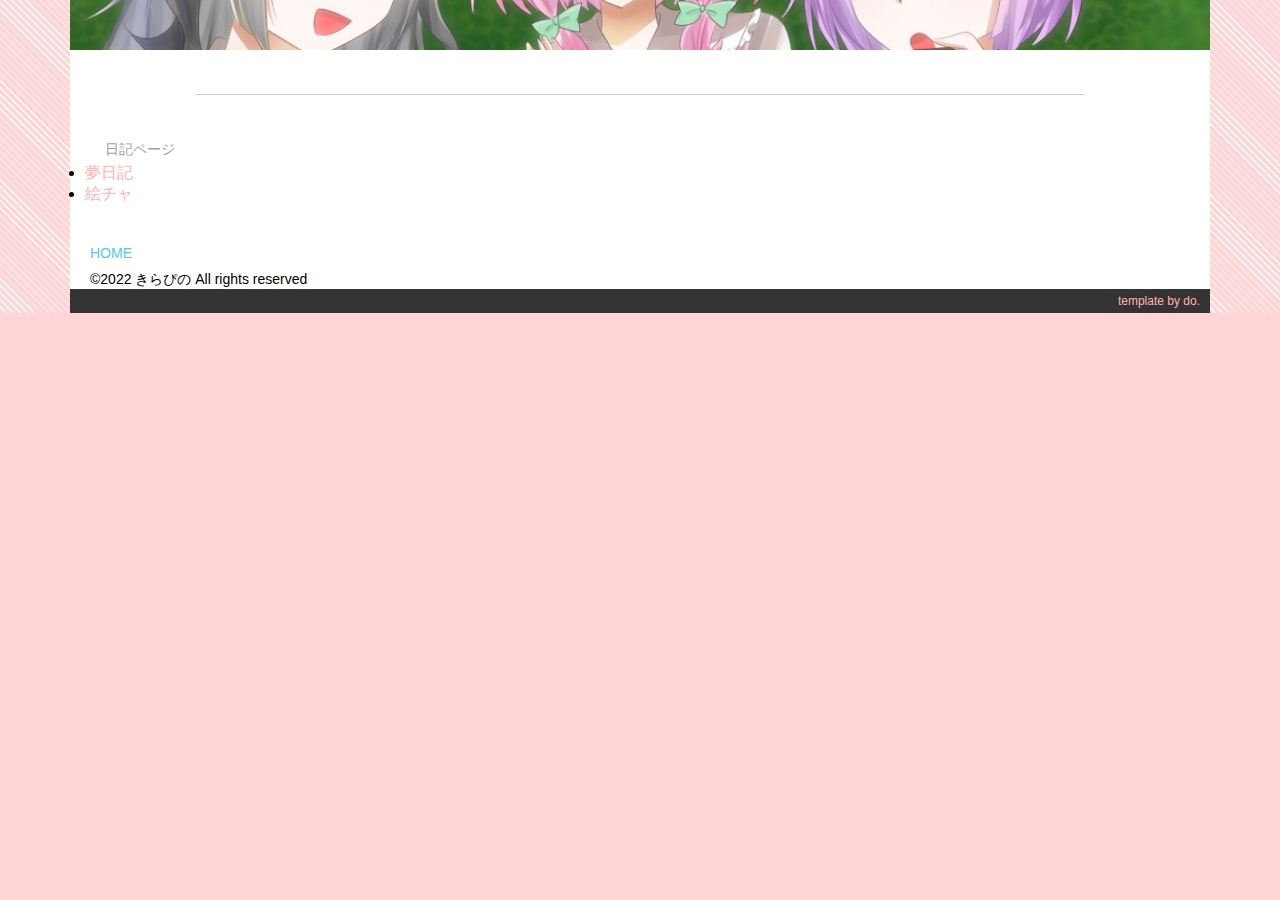
<file: text3.html>
<!DOCTYPE html>
<html lang="ja">

<head>
  <meta charset="utf-8">
  <meta name="viewport" content="width=device-width">
  <title>toworld!-text</title>
  <link rel="stylesheet" href="css/bootstrap.css">
  <link rel="stylesheet" href="css/fuwaimg.css">
  <link rel="stylesheet" href="css/style.css">
  <script src="js/jquery.js"></script>
  <link rel="stylesheet" href="https://use.fontawesome.com/releases/v5.1.0/css/all.css" integrity="sha384-lKuwvrZot6UHsBSfcMvOkWwlCMgc0TaWr+30HWe3a4ltaBwTZhyTEggF5tJv8tbt" crossorigin="anonymous">
</head>

<body id="text">

  <header>
    <div class="container wrapper">

      <img src="img/top.jpg" class="heroimg">

    </div> <!-- end container -->
  </header>

  <main>
    <div class="container">
      <div class="row">

        <div class="col-12">
<hr>

<div class="atogaki">
<p>日記ページ

  <li><a href="https://kirapipi4.github.io/toword/text2.html">夢日記</a></li>
  <li><a href="https://kirapipi4.github.io/toword/illusts.html">絵チャ</a></li>
</p>
</div> <!-- end atogaki -->
        </div> <!-- end col-12 -->

      </div> <!-- end row -->

    </div> <!-- end container -->
  </main>

  <footer>
    <div class="container">
      <a href="https://kirapipi4.github.io/toword/2column" class="home">HOME</a>
      <p>©2022 きらぴの All rights reserved</a></p>
      <p class="template"><a href="https://do.gt-gt.org/" target="_blank">template by do.</a></p>
    </div>
  </footer>

<script src="js/scrollbooster.min.js"></script>
<script src="js/fuwaimg.js"></script>
</body>

</html>
</file>
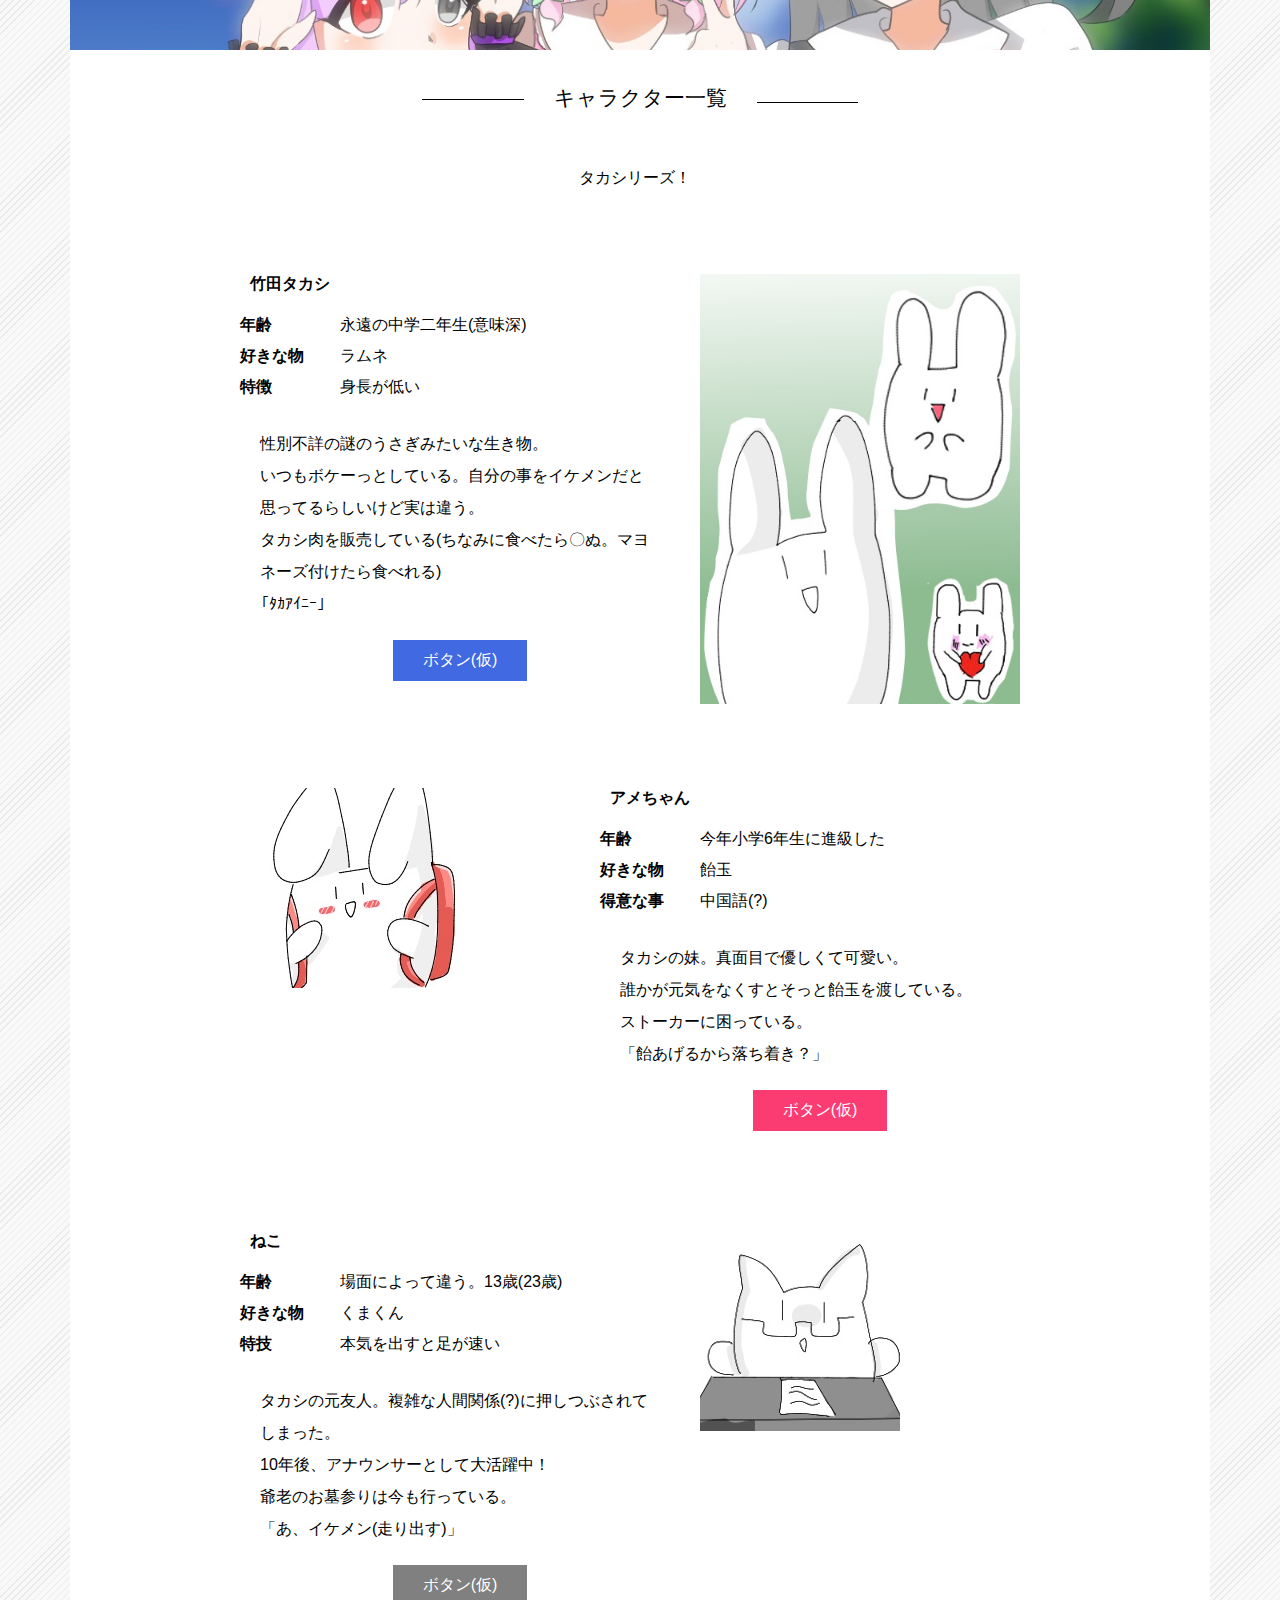
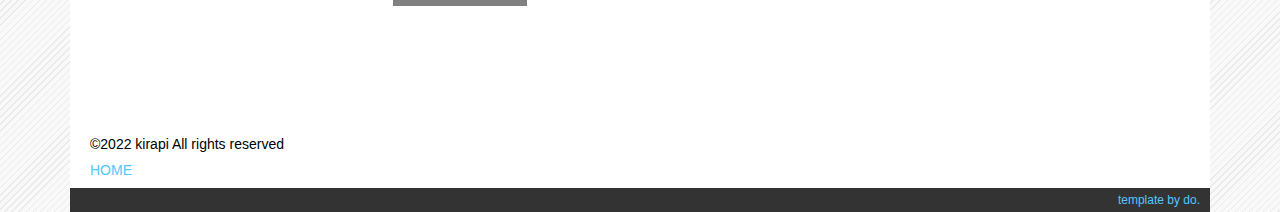
<file: gt0012/books.html>
<!DOCTYPE html>
<html lang="ja">

<head>
  <meta charset="utf-8">
  <meta name="viewport" content="width=device-width">
  <title>toworld!-character
  </title>
  <link rel="stylesheet" href="css/bootstrap.css">
  <link rel="stylesheet" href="css/fuwaimg.css">
  <link rel="stylesheet" href="css/style.css">
  <script src="js/jquery.js"></script>
  <link rel="stylesheet" href="https://use.fontawesome.com/releases/v5.1.0/css/all.css" integrity="sha384-lKuwvrZot6UHsBSfcMvOkWwlCMgc0TaWr+30HWe3a4ltaBwTZhyTEggF5tJv8tbt" crossorigin="anonymous">
</head>

<body id="text">

  <header>
    <div class="container wrapper">

      <img src="img/top.jpg" class="heroimg">

    </div> <!-- end container -->
  </header>

  <main>
    <div class="container">
      <div class="row max">

        <div class="col-12">
          <h2 class="h2-b">キャラクター一覧</h2>

          <p class="center">タカシリーズ！</p>

          <div class="book">
            <!-- 本コンテナ -->

            <div class="book__image">
              <img src="img/book01.jpg">
            </div>

            <div class="book__discription">
              <h4>竹田タカシ</h4>
              <dl class="book-01">
                <dt>年齢</dt>
                <dd>永遠の中学二年生(意味深)</dd>
                <dt>好きな物</dt>
                <dd>ラムネ</dd>
                <dt>特徴</dt>
                <dd>身長が低い</dd>
              </dl>
              <p>性別不詳の謎のうさぎみたいな生き物。<br>
                いつもボケーっとしている。自分の事をイケメンだと思ってるらしいけど実は違う。<br>
                タカシ肉を販売している(ちなみに食べたら〇ぬ。マヨネーズ付けたら食べれる)<br>
              「ﾀｶｱｲﾆｰ」</p>
              <a href="#" class="btn blue">ボタン(仮)</a>
            </div>

          </div> <!-- 本コンテナおわり -->

          <div class="book">
            <!-- 本コンテナ -->

            <div class="book__image">
              <img src="img/book02-a.jpg">
            </div>

            <div class="book__discription">
              <h4>アメちゃん</h4>
              <dl class="book-01">
                <dt>年齢</dt>
                <dd>今年小学6年生に進級した</dd>
                <dt>好きな物</dt>
                <dd>飴玉</dd>
                <dt>得意な事</dt>
                <dd>中国語(?)</dd>
              </dl>
              <p>タカシの妹。真面目で優しくて可愛い。<br>
                誰かが元気をなくすとそっと飴玉を渡している。<br>
                ストーカーに困っている。<br>
              「飴あげるから落ち着き？」</p>
              <a href="#" class="btn pink">ボタン(仮)</a>
            </div>

          </div> <!-- 本コンテナおわり -->

          <div class="book">
            <!-- 本コンテナ -->

            <div class="book__image">
              <img src="img/book03-a.jpg">
            </div>

            <div class="book__discription">
              <h4>ねこ</h4>
              <dl class="book-01">
                <dt>年齢</dt>
                <dd>場面によって違う。13歳(23歳)</dd>
                <dt>好きな物</dt>
                <dd>くまくん</dd>
                <dt>特技</dt>
                <dd>本気を出すと足が速い</dd>
              </dl>
              <p>タカシの元友人。複雑な人間関係(?)に押しつぶされてしまった。<br>
                10年後、アナウンサーとして大活躍中！<br>
                爺老のお墓参りは今も行っている。<br>
              「あ、イケメン(走り出す)」</p>
              <a href="#" class="btn">ボタン(仮)</a>
            </div>

          </div> <!-- 本コンテナおわり -->

        </div> <!-- end col-12 -->

      </div> <!-- end row -->

    </div> <!-- end container -->
  </main>

  <footer>
    <div class="container">
      <p>©2022 kirapi All rights reserved</a></p>
      <a href="javascript:history.back()" class="home">HOME</a>
      <p class="template"><a href="https://do.gt-gt.org/" target="_blank">template by do.</a></p>
    </div>
  </footer>

<script src="js/scrollbooster.min.js"></script>
<script src="js/fuwaimg.js"></script>
</body>

</html>
</file>
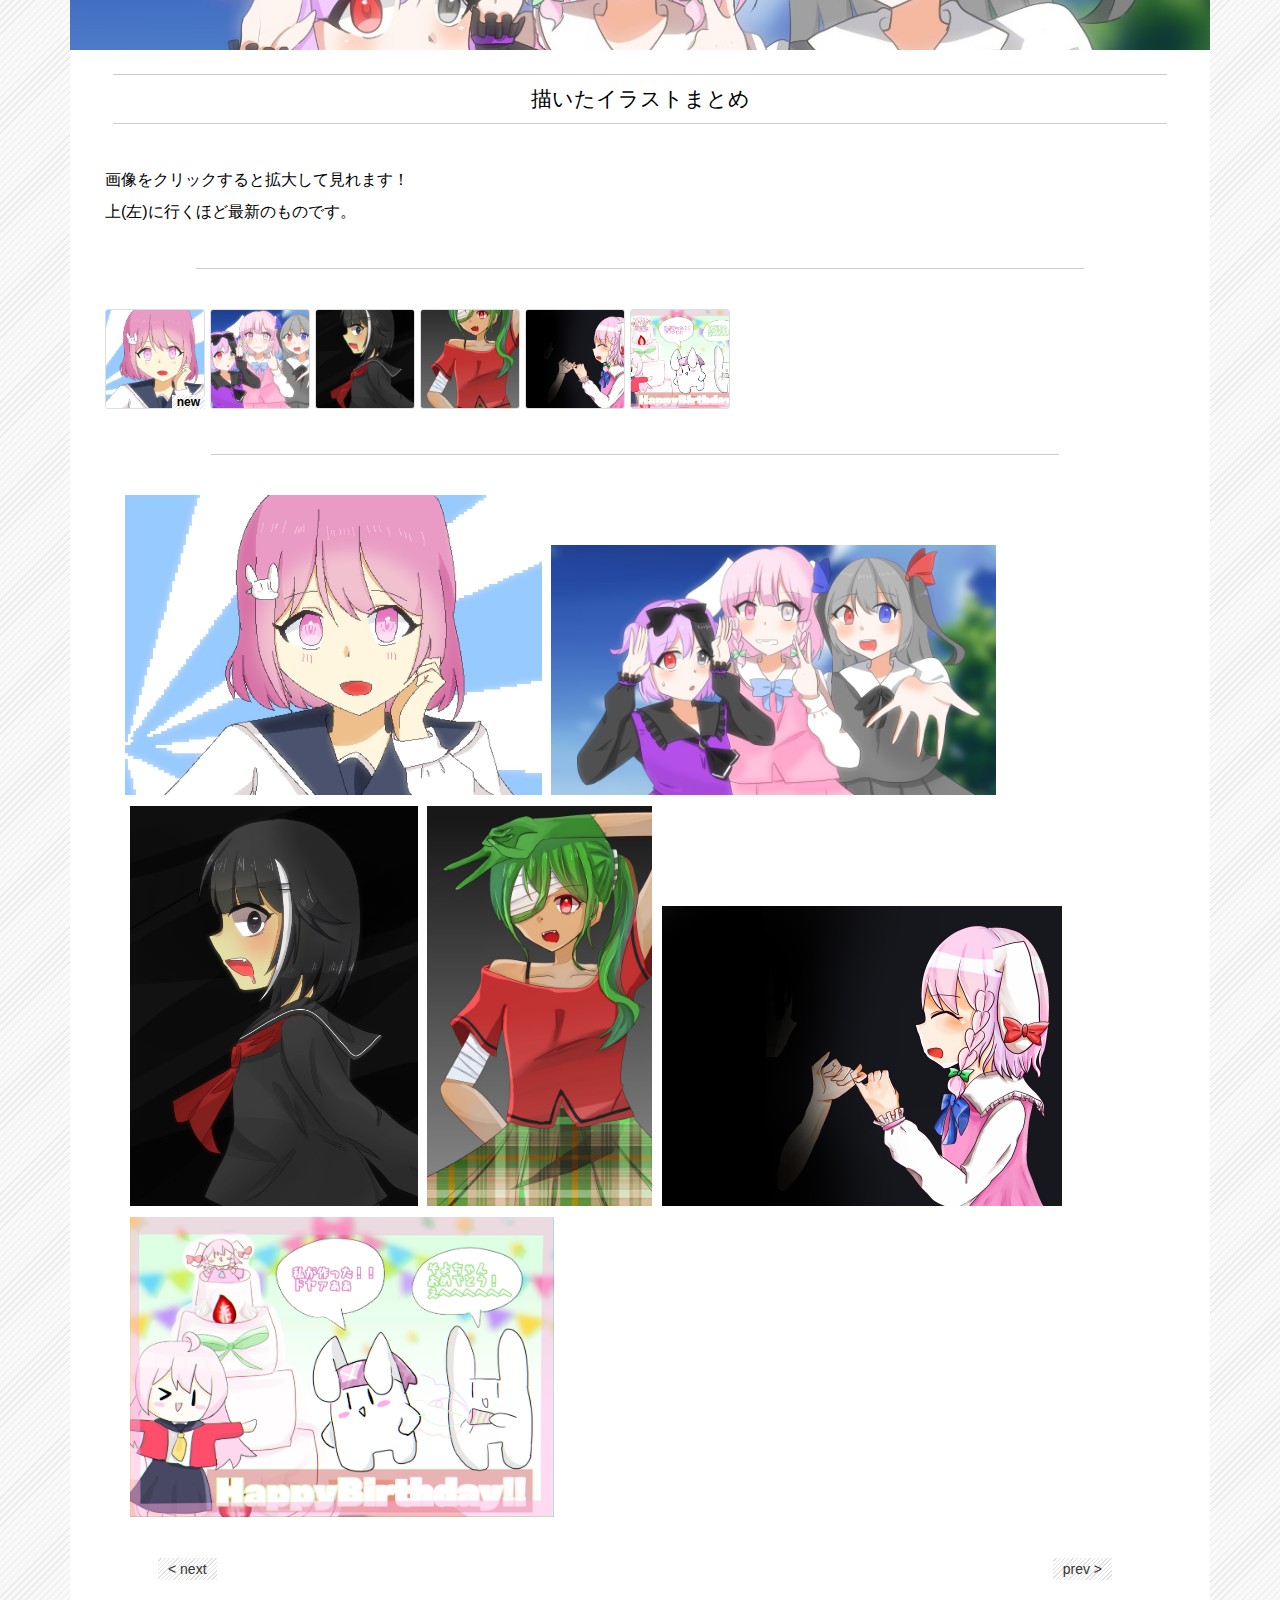
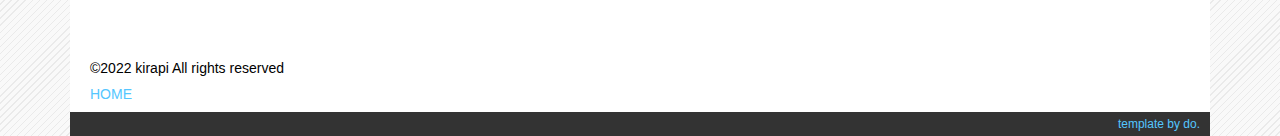
<file: gt0012/illusts.html>
<!DOCTYPE html>
<html lang="ja">

<head>
  <meta charset="utf-8">
  <meta name="viewport" content="width=device-width">
  <title>toworld!-illusts</title>
  <link rel="stylesheet" href="css/bootstrap.css">
  <link rel="stylesheet" href="css/fuwaimg.css">
  <link rel="stylesheet" href="css/style.css">
  <script src="js/jquery.js"></script>
  <link rel="stylesheet" href="https://use.fontawesome.com/releases/v5.1.0/css/all.css" integrity="sha384-lKuwvrZot6UHsBSfcMvOkWwlCMgc0TaWr+30HWe3a4ltaBwTZhyTEggF5tJv8tbt" crossorigin="anonymous">
</head>

<body id="text">

  <header>
    <div class="container wrapper">

      <img src="img/top.jpg" class="heroimg">

    </div> <!-- end container -->
  </header>

  <main>
    <div class="container">
      <div class="row">

        <div class="col-12">
<h2 class="h2-a">描いたイラストまとめ</h2>
<p>画像をクリックすると拡大して見れます！<br>
  上(左)に行くほど最新のものです。

<hr>

<ul class="illust">
  <li class="new"><a href="./img/01-a.jpg" data-fimg="illust" data-fcaption="アメちゃん擬人化！ 2022/07/02" class="fuwaimg"><img src="./img/01-a.jpg"></a></li>
  <li><a href="./img/02-a.jpg" data-fimg="illust" data-fcaption="兎和三姉妹！ 2022/07/02" class="fuwaimg"><img src="./img/02-a.jpg"></a></li>
  <li><a href="./img/03-a.jpg" data-fimg="illust" data-fcaption="横顔 2022/07/01" class="fuwaimg"><img src="./img/03-a.jpg"></a></li>
  <li><a href="./img/04-a.jpg" data-fimg="illust" data-fcaption="2022/06/29" class="fuwaimg"><img src="./img/04-a.jpg"></a></li>
  <li><a href="./img/05-a.jpg" data-fimg="illust" data-fcaption="指切り 2022/06/25" class="fuwaimg"><img src="./img/05-a.jpg"></a></li>
  <li><a href="./img/06-a.jpg" data-fimg="illust" data-fcaption="HappyBirthday 2022/05/20" class="fuwaimg"><img src="./img/06-a.jpg"></a></li>

　　　<hr>

  <p>
    <img src="img/01-a.jpg" height="300px" width="auto">
    <img src="img/02-a.jpg" height="250px" width="auto">
    <img src="img/03-a.jpg" height="400px" width="auto">
    <img src="img/04-a.jpg" height="400px" width="auto">
    <img src="img/05-a.jpg" height="300px" width="auto">
    <img src="img/06-a.jpg" height="300px" width="auto">
  </p>
  

<div class="page">
  <a href="#" class="next">< next</a>
  <a href="#" class="prev">prev ></a>
</div>

        </div> <!-- end col-12 -->

      </div> <!-- end row -->

    </div> <!-- end container -->
  </main>

  <footer>
    <div class="container">
      <p>©2022 kirapi All rights reserved</a></p>
      <a href="javascript:history.back()" class="home">HOME</a>
      <p class="template"><a href="https://do.gt-gt.org/" target="_blank">template by do.</a></p>
    </div>
  </footer>

<script src="js/scrollbooster.min.js"></script>
<script src="js/fuwaimg.js"></script>
</body>

</html>
</file>
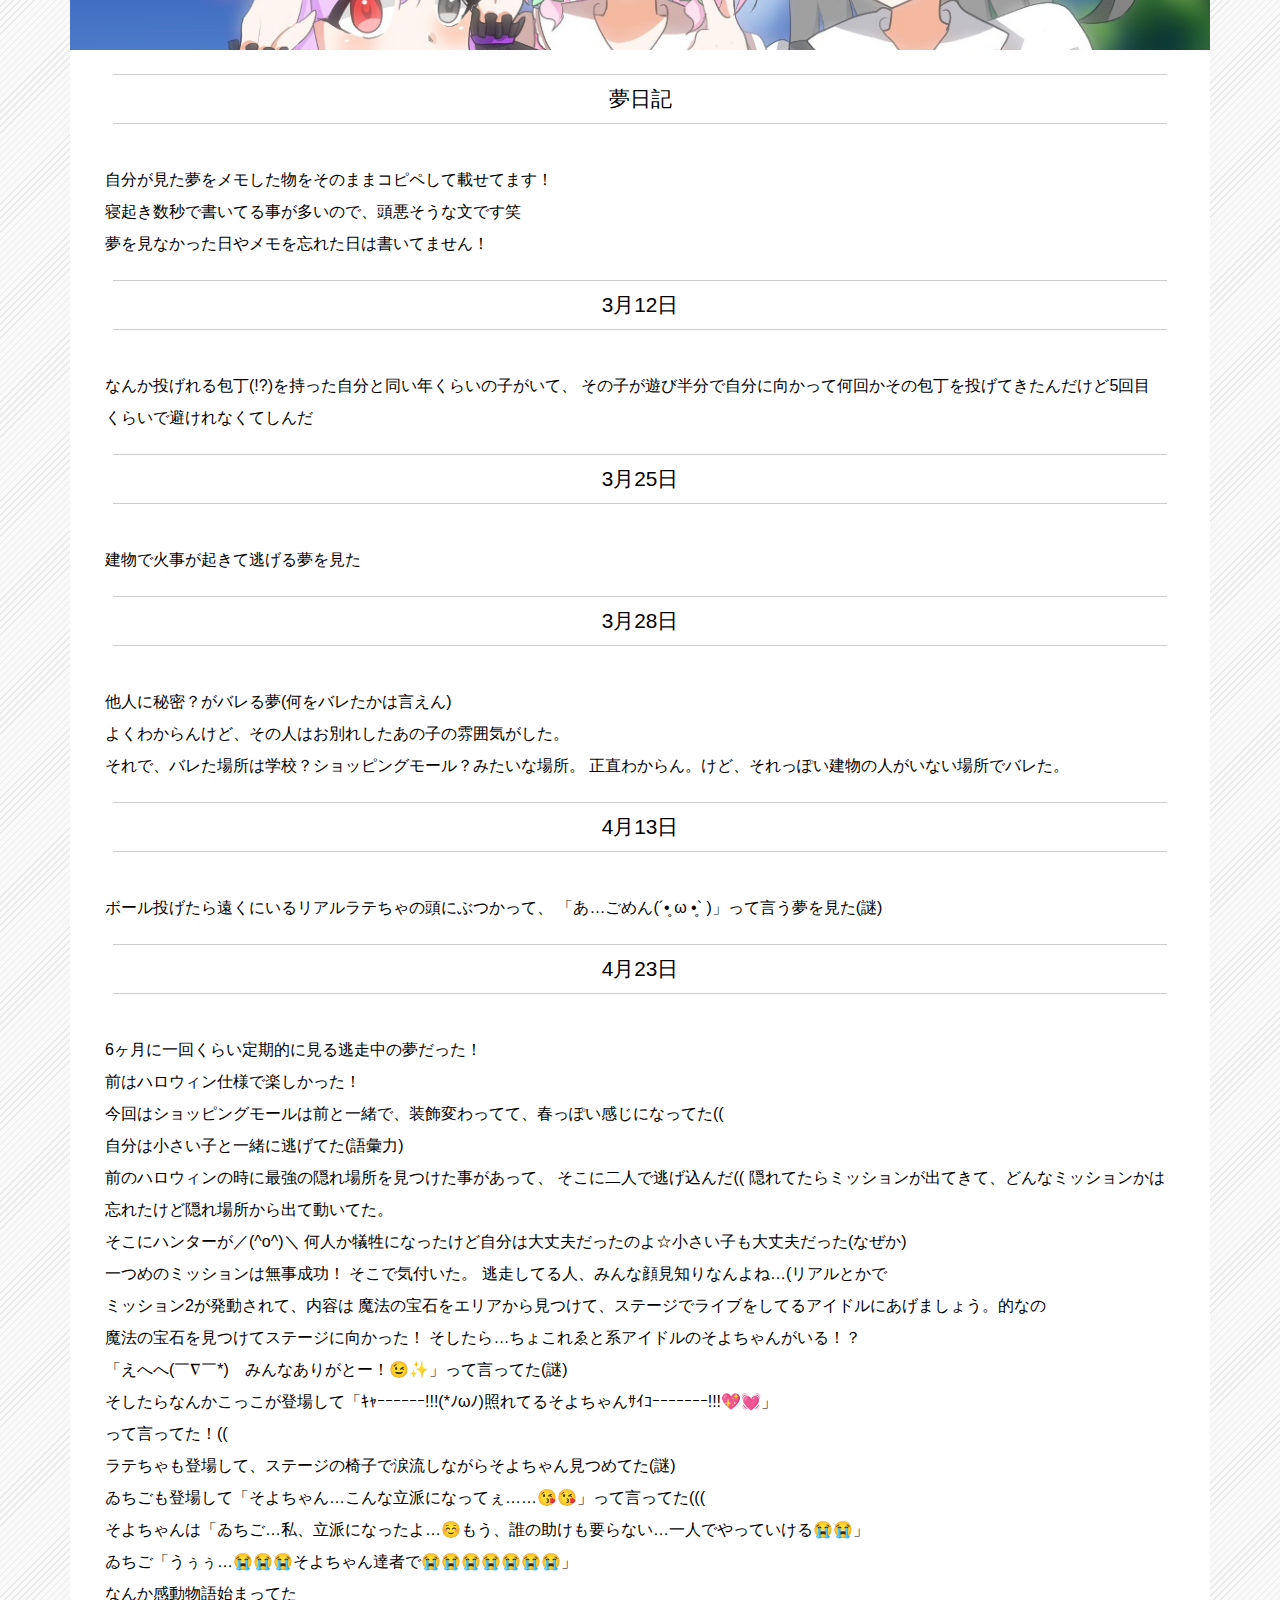
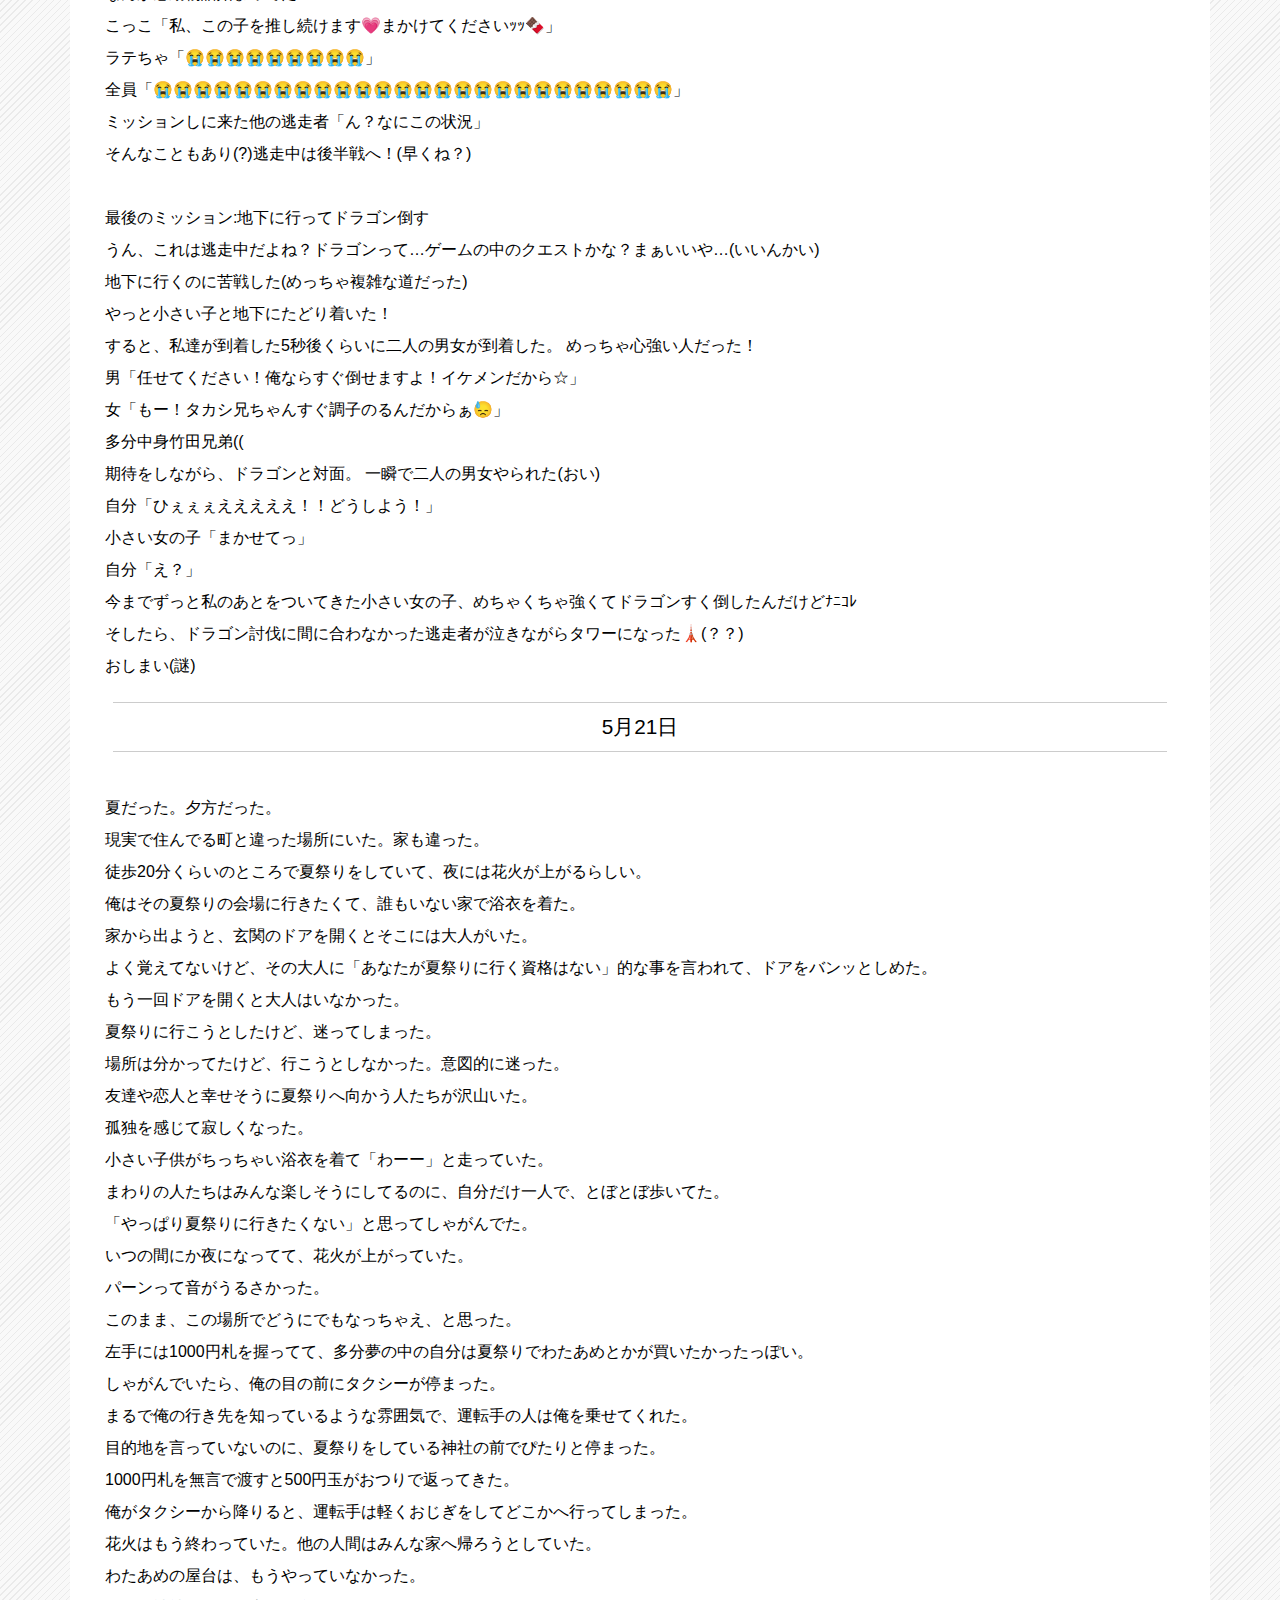
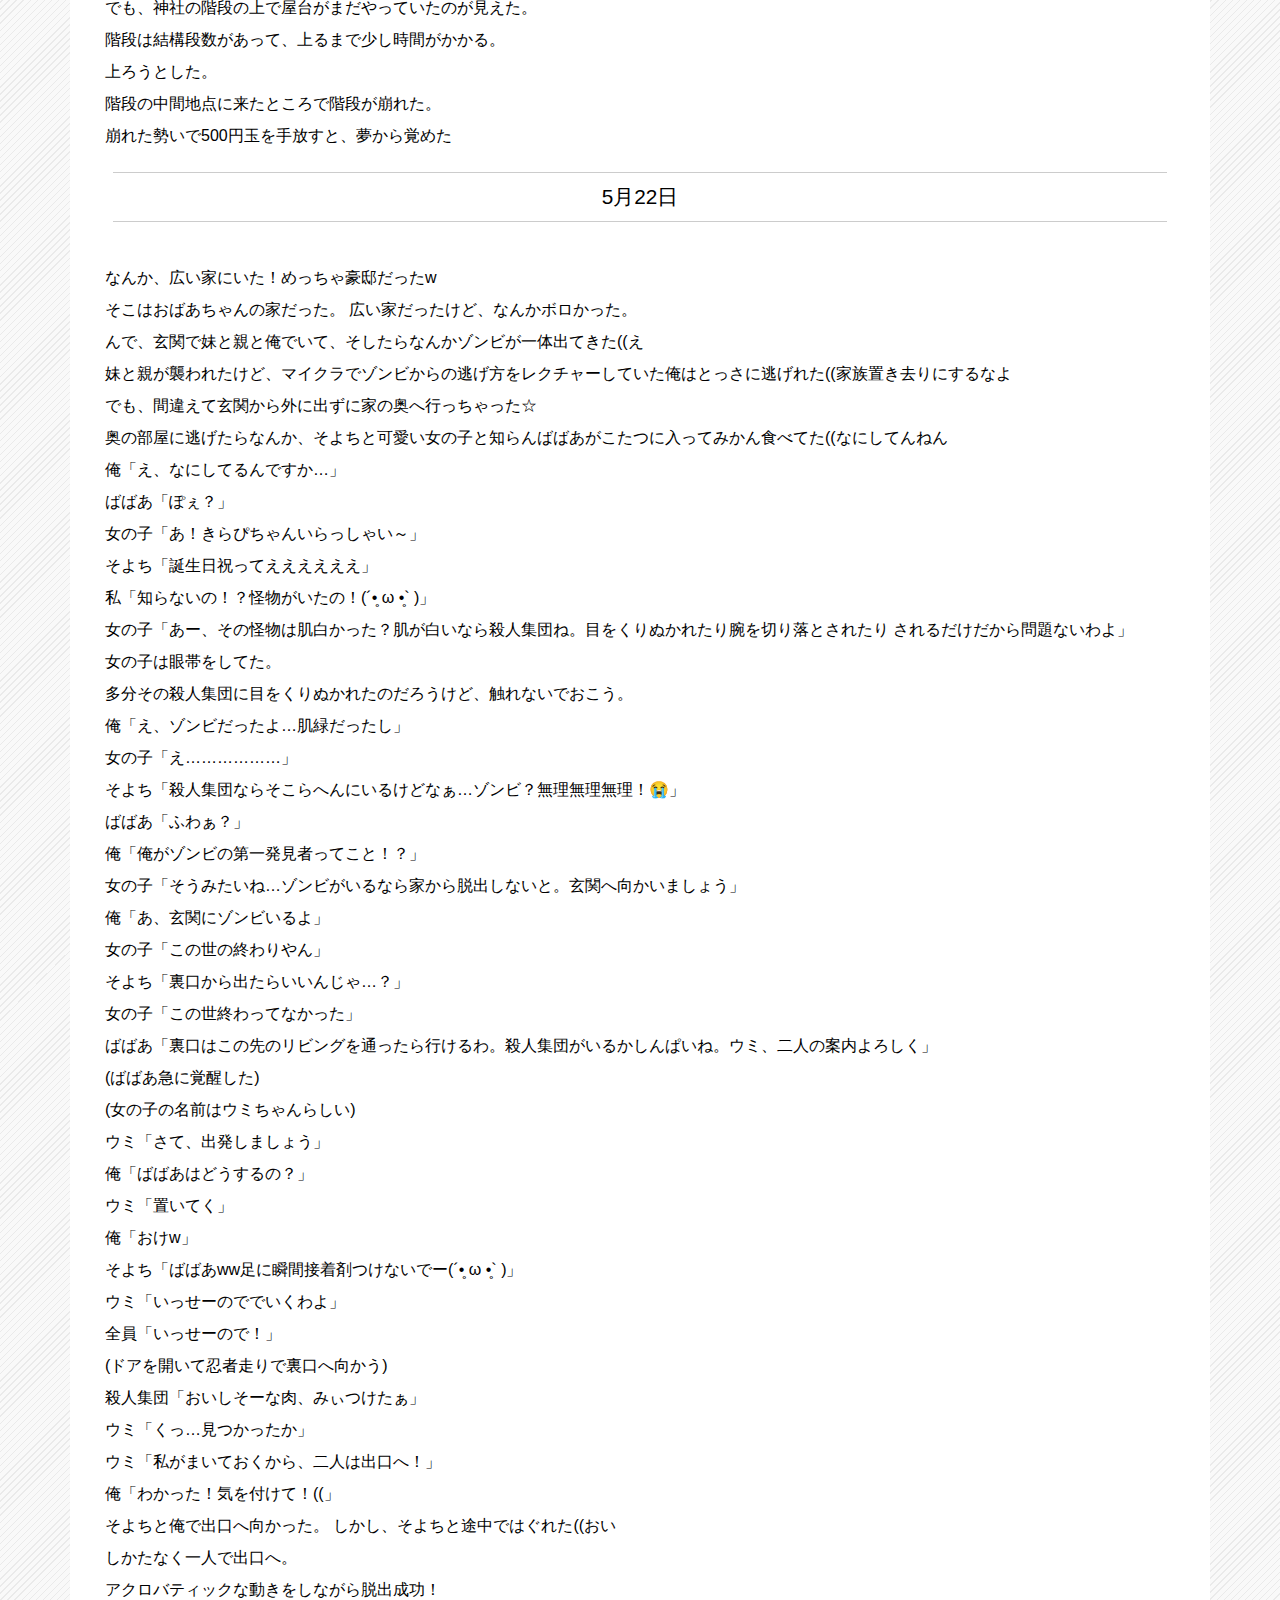
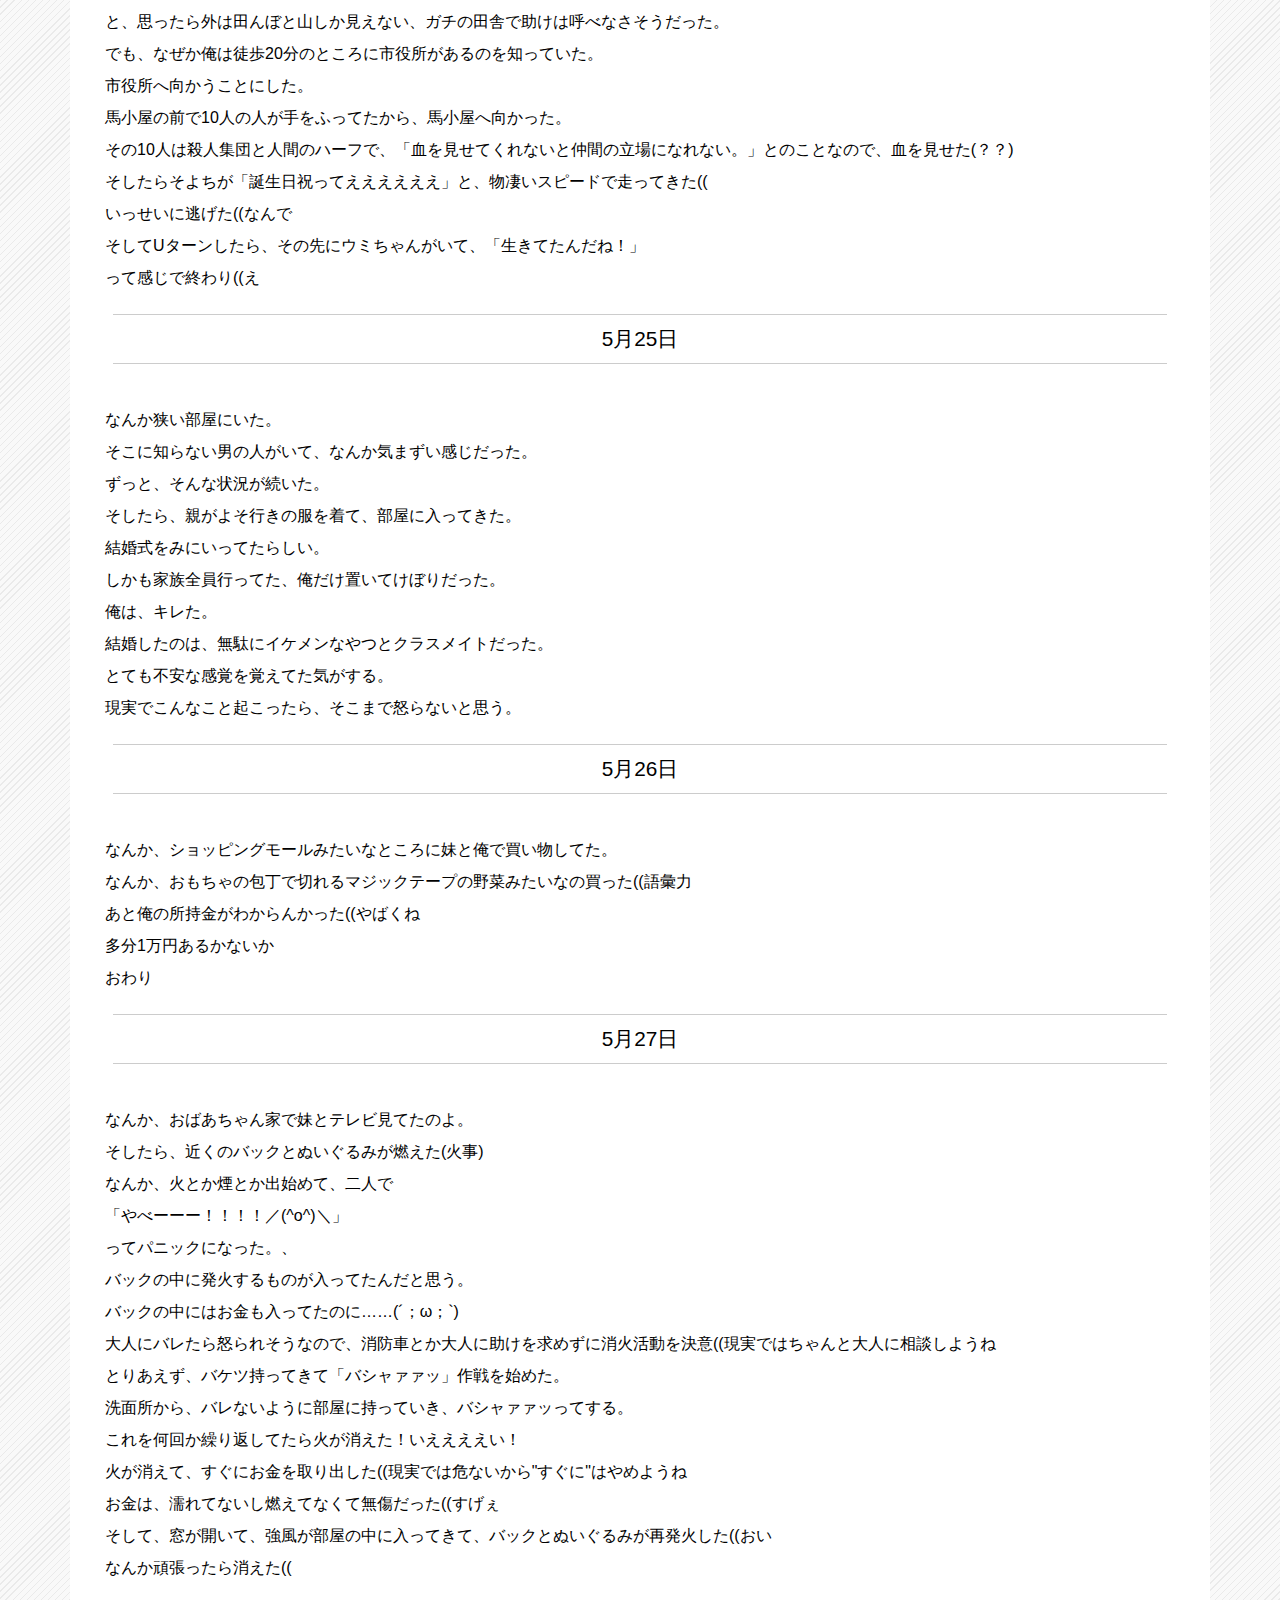
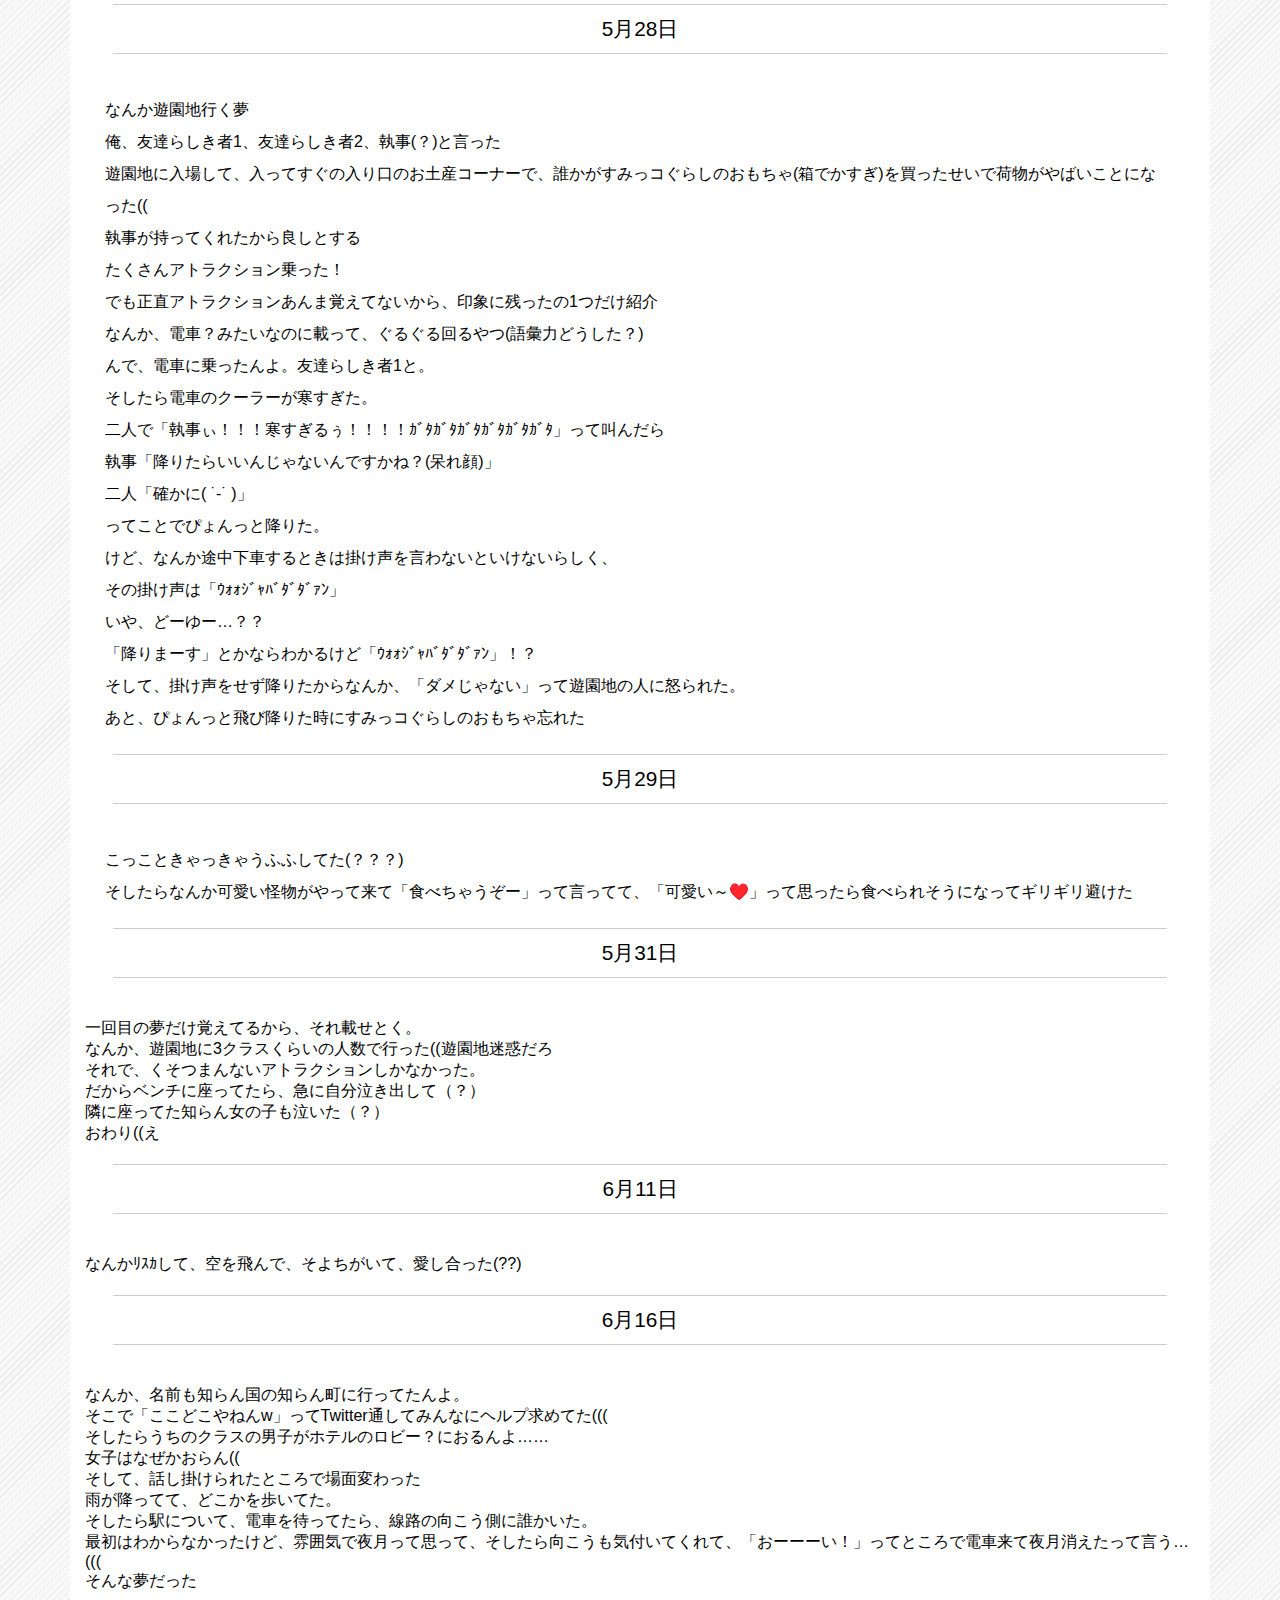
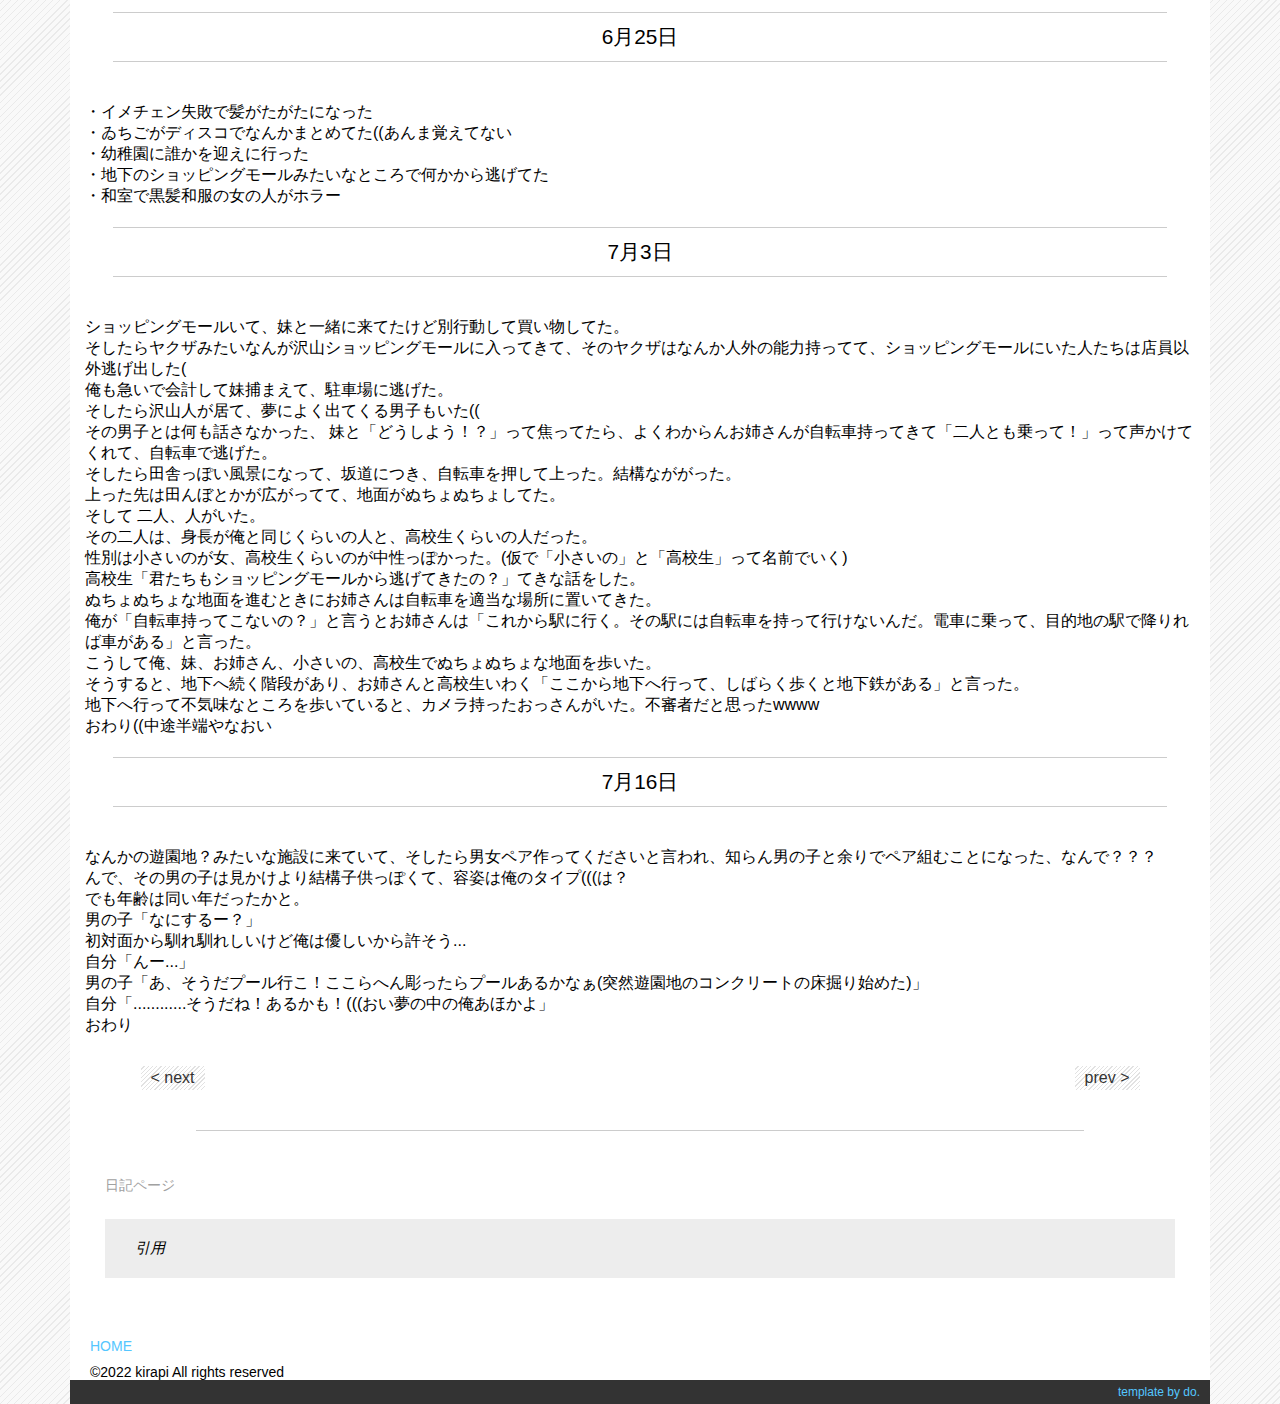
<file: gt0012/text2.html>
<!DOCTYPE html>
<html lang="ja">

<head>
  <meta charset="utf-8">
  <meta name="viewport" content="width=device-width">
  <title>toworld!-text</title>
  <link rel="stylesheet" href="css/bootstrap.css">
  <link rel="stylesheet" href="css/fuwaimg.css">
  <link rel="stylesheet" href="css/style.css">
  <script src="js/jquery.js"></script>
  <link rel="stylesheet" href="https://use.fontawesome.com/releases/v5.1.0/css/all.css" integrity="sha384-lKuwvrZot6UHsBSfcMvOkWwlCMgc0TaWr+30HWe3a4ltaBwTZhyTEggF5tJv8tbt" crossorigin="anonymous">
</head>

<body id="text">

  <header>
    <div class="container wrapper">

      <img src="img/top.jpg" class="heroimg">

    </div> <!-- end container -->
  </header>

  <main>
    <div class="container">
      <div class="row">

        <div class="col-12">
<h2 class="h2-a">夢日記</h2>
<p>
自分が見た夢をメモした物をそのままコピペして載せてます！<br>
寝起き数秒で書いてる事が多いので、頭悪そうな文です笑<br>
夢を見なかった日やメモを忘れた日は書いてません！<br>
<p>

<h2 class="h2-a">3月12日</h2>
<p>
  なんか投げれる包丁(!?)を持った自分と同い年くらいの子がいて、
  その子が遊び半分で自分に向かって何回かその包丁を投げてきたんだけど5回目くらいで避けれなくてしんだ
<p>

  <h2 class="h2-a">3月25日</h2>
<p>
  建物で火事が起きて逃げる夢を見た
<p>

<h2 class="h2-a">3月28日</h2>
<p>
  他人に秘密？がバレる夢(何をバレたかは言えん)<br>
よくわからんけど、その人はお別れしたあの子の雰囲気がした。<br>
それで、バレた場所は学校？ショッピングモール？みたいな場所。
正直わからん。けど、それっぽい建物の人がいない場所でバレた。
<p>
  
<h2 class="h2-a">4月13日</h2>
<p>
  ボール投げたら遠くにいるリアルラテちゃの頭にぶつかって、
「あ…ごめん(´•̥ ω •̥` )」って言う夢を見た(謎)
<p>

<h2 class="h2-a">4月23日</h2>
<p>
  6ヶ月に一回くらい定期的に見る逃走中の夢だった！<br>
前はハロウィン仕様で楽しかった！<br>
今回はショッピングモールは前と一緒で、装飾変わってて、春っぽい感じになってた((<br>
自分は小さい子と一緒に逃げてた(語彙力)<br>
前のハロウィンの時に最強の隠れ場所を見つけた事があって、
そこに二人で逃げ込んだ((
隠れてたらミッションが出てきて、どんなミッションかは忘れたけど隠れ場所から出て動いてた。<br>
そこにハンターが／(^o^)＼
何人か犠牲になったけど自分は大丈夫だったのよ☆小さい子も大丈夫だった(なぜか)<br>
一つめのミッションは無事成功！
そこで気付いた。
逃走してる人、みんな顔見知りなんよね…(リアルとかで<br>
ミッション2が発動されて、内容は
魔法の宝石をエリアから見つけて、ステージでライブをしてるアイドルにあげましょう。的なの<br>
魔法の宝石を見つけてステージに向かった！
そしたら…ちょこれゑと系アイドルのそよちゃんがいる！？<br>
「えへへ(￣∇￣*)ゞみんなありがとー！😉✨」って言ってた(謎)<br>
そしたらなんかこっこが登場して「ｷｬｰｰｰｰｰｰ!!!(*ﾉωﾉ)照れてるそよちゃんｻｲｺｰｰｰｰｰｰｰ!!!💖💓」<br>
って言ってた！((<br>
ラテちゃも登場して、ステージの椅子で涙流しながらそよちゃん見つめてた(謎)<br>
ゐちごも登場して「そよちゃん…こんな立派になってぇ……😘😘」って言ってた(((<br>
そよちゃんは「ゐちご…私、立派になったよ…☺️もう、誰の助けも要らない…一人でやっていける😭😭」<br>
ゐちご「うぅぅ…😭😭😭そよちゃん達者で😭😭😭😭😭😭😭」<br>
なんか感動物語始まってた<br>
こっこ「私、この子を推し続けます💗まかけてくださいｯｯ🍫」<br>
ラテちゃ「😭😭😭😭😭😭😭😭😭」<br>
全員「😭😭😭😭😭😭😭😭😭😭😭😭😭😭😭😭😭😭😭😭😭😭😭😭😭😭」<br>
ミッションしに来た他の逃走者「ん？なにこの状況」<br>
そんなこともあり(?)逃走中は後半戦へ！(早くね？)<br>
<br>
最後のミッション:地下に行ってドラゴン倒す<br>
うん、これは逃走中だよね？ドラゴンって…ゲームの中のクエストかな？まぁいいや…(いいんかい)<br>
地下に行くのに苦戦した(めっちゃ複雑な道だった)<br>
やっと小さい子と地下にたどり着いた！<br>
すると、私達が到着した5秒後くらいに二人の男女が到着した。
めっちゃ心強い人だった！<br>
男「任せてください！俺ならすぐ倒せますよ！イケメンだから☆」<br>
女「もー！タカシ兄ちゃんすぐ調子のるんだからぁ😓」<br>
多分中身竹田兄弟((<br>
期待をしながら、ドラゴンと対面。
一瞬で二人の男女やられた(おい)<br>
自分「ひぇぇぇえええええ！！どうしよう！」<br>
小さい女の子「まかせてっ」<br>
自分「え？」<br>
今までずっと私のあとをついてきた小さい女の子、めちゃくちゃ強くてドラゴンすく倒したんだけどﾅﾆｺﾚ<br>
そしたら、ドラゴン討伐に間に合わなかった逃走者が泣きながらタワーになった🗼(？？)<br>
おしまい(謎)<br>
<p>
  
<h2 class="h2-a">5月21日</h2>
<p>
  夏だった。夕方だった。<br>
現実で住んでる町と違った場所にいた。家も違った。<br>
徒歩20分くらいのところで夏祭りをしていて、夜には花火が上がるらしい。<br>

俺はその夏祭りの会場に行きたくて、誰もいない家で浴衣を着た。<br>
家から出ようと、玄関のドアを開くとそこには大人がいた。<br>
よく覚えてないけど、その大人に「あなたが夏祭りに行く資格はない」的な事を言われて、ドアをバンッとしめた。<br>
もう一回ドアを開くと大人はいなかった。<br>

夏祭りに行こうとしたけど、迷ってしまった。<br>
場所は分かってたけど、行こうとしなかった。意図的に迷った。<br>
友達や恋人と幸せそうに夏祭りへ向かう人たちが沢山いた。<br>
孤独を感じて寂しくなった。<br>
小さい子供がちっちゃい浴衣を着て「わーー」と走っていた。<br>
まわりの人たちはみんな楽しそうにしてるのに、自分だけ一人で、とぼとぼ歩いてた。<br>
「やっぱり夏祭りに行きたくない」と思ってしゃがんでた。<br>
いつの間にか夜になってて、花火が上がっていた。<br>
パーンって音がうるさかった。<br>
このまま、この場所でどうにでもなっちゃえ、と思った。<br>
左手には1000円札を握ってて、多分夢の中の自分は夏祭りでわたあめとかが買いたかったっぽい。<br>

しゃがんでいたら、俺の目の前にタクシーが停まった。<br>
まるで俺の行き先を知っているような雰囲気で、運転手の人は俺を乗せてくれた。<br>
目的地を言っていないのに、夏祭りをしている神社の前でぴたりと停まった。<br>
1000円札を無言で渡すと500円玉がおつりで返ってきた。<br>
俺がタクシーから降りると、運転手は軽くおじぎをしてどこかへ行ってしまった。<br>
花火はもう終わっていた。他の人間はみんな家へ帰ろうとしていた。<br>
わたあめの屋台は、もうやっていなかった。<br>
でも、神社の階段の上で屋台がまだやっていたのが見えた。<br>
階段は結構段数があって、上るまで少し時間がかかる。<br>
上ろうとした。<br>
階段の中間地点に来たところで階段が崩れた。<br>
崩れた勢いで500円玉を手放すと、夢から覚めた<br>
<p>
  
<h2 class="h2-a">5月22日</h2>
<p>
  なんか、広い家にいた！めっちゃ豪邸だったw<br>
  そこはおばあちゃんの家だった。
  広い家だったけど、なんかボロかった。<br>
  
  んで、玄関で妹と親と俺でいて、そしたらなんかゾンビが一体出てきた((え<br>
  妹と親が襲われたけど、マイクラでゾンビからの逃げ方をレクチャーしていた俺はとっさに逃げれた((家族置き去りにするなよ<br>
  
  でも、間違えて玄関から外に出ずに家の奥へ行っちゃった☆<br>
  奥の部屋に逃げたらなんか、そよちと可愛い女の子と知らんばばあがこたつに入ってみかん食べてた((なにしてんねん<br>
  俺「え、なにしてるんですか…」<br>
  ばばあ「ぽぇ？」<br>
  女の子「あ！きらぴちゃんいらっしゃい～」<br>
  そよち「誕生日祝ってええええええ」<br>
  私「知らないの！？怪物がいたの！(´•̥ ω •̥` )」<br>
  女の子「あー、その怪物は肌白かった？肌が白いなら殺人集団ね。目をくりぬかれたり腕を切り落とされたり
  されるだけだから問題ないわよ」<br>
  女の子は眼帯をしてた。<br>
  多分その殺人集団に目をくりぬかれたのだろうけど、触れないでおこう。<br>
  俺「え、ゾンビだったよ…肌緑だったし」<br>
  女の子「え………………」<br>
  そよち「殺人集団ならそこらへんにいるけどなぁ…ゾンビ？無理無理無理！😭」<br>
  ばばあ「ふわぁ？」<br>
  俺「俺がゾンビの第一発見者ってこと！？」<br>
  女の子「そうみたいね…ゾンビがいるなら家から脱出しないと。玄関へ向かいましょう」<br>
  俺「あ、玄関にゾンビいるよ」<br>
  女の子「この世の終わりやん」<br>
  そよち「裏口から出たらいいんじゃ…？」<br>
  女の子「この世終わってなかった」<br>
  ばばあ「裏口はこの先のリビングを通ったら行けるわ。殺人集団がいるかしんぱいね。ウミ、二人の案内よろしく」<br>
  (ばばあ急に覚醒した)<br>
  (女の子の名前はウミちゃんらしい)<br>
  ウミ「さて、出発しましょう」<br>
  俺「ばばあはどうするの？」<br>
  ウミ「置いてく」<br>
  俺「おけw」<br>
  そよち「ばばあww足に瞬間接着剤つけないでー(´•̥ ω •̥` )」<br>
  ウミ「いっせーのででいくわよ」<br>
  全員「いっせーので！」<br>
  (ドアを開いて忍者走りで裏口へ向かう)<br>
  殺人集団「おいしそーな肉、みぃつけたぁ」<br>
  ウミ「くっ…見つかったか」<br>
  ウミ「私がまいておくから、二人は出口へ！」<br>
  俺「わかった！気を付けて！((」<br>
  そよちと俺で出口へ向かった。
  しかし、そよちと途中ではぐれた((おい<br>
  
  しかたなく一人で出口へ。<br>
  アクロバティックな動きをしながら脱出成功！<br>
  と、思ったら外は田んぼと山しか見えない、ガチの田舎で助けは呼べなさそうだった。<br>
  でも、なぜか俺は徒歩20分のところに市役所があるのを知っていた。<br>
  市役所へ向かうことにした。<br>
  
  馬小屋の前で10人の人が手をふってたから、馬小屋へ向かった。<br>
  その10人は殺人集団と人間のハーフで、「血を見せてくれないと仲間の立場になれない。」とのことなので、血を見せた(？？)<br>
  そしたらそよちが「誕生日祝ってええええええ」と、物凄いスピードで走ってきた((<br>
  いっせいに逃げた((なんで<br>
  
  そしてUターンしたら、その先にウミちゃんがいて、「生きてたんだね！」<br>
  って感じで終わり((え<br>
   
<p>
    
<h2 class="h2-a">5月25日</h2>
<p>
  なんか狭い部屋にいた。<br>
  そこに知らない男の人がいて、なんか気まずい感じだった。<br>
  ずっと、そんな状況が続いた。<br>
  そしたら、親がよそ行きの服を着て、部屋に入ってきた。<br>
  結婚式をみにいってたらしい。<br>
  しかも家族全員行ってた、俺だけ置いてけぼりだった。<br>
  俺は、キレた。<br>
  結婚したのは、無駄にイケメンなやつとクラスメイトだった。<br>
  とても不安な感覚を覚えてた気がする。<br>
  現実でこんなこと起こったら、そこまで怒らないと思う。<br>
<p>

<h2 class="h2-a">5月26日</h2>
<p>
  なんか、ショッピングモールみたいなところに妹と俺で買い物してた。<br>
なんか、おもちゃの包丁で切れるマジックテープの野菜みたいなの買った((語彙力<br>
あと俺の所持金がわからんかった((やばくね<br>
多分1万円あるかないか<br>
おわり<br>
<p>

<h2 class="h2-a">5月27日</h2>
<p>
  なんか、おばあちゃん家で妹とテレビ見てたのよ。<br>
  そしたら、近くのバックとぬいぐるみが燃えた(火事)<br>
  なんか、火とか煙とか出始めて、二人で<br>
  「やべーーー！！！！／(^o^)＼」<br>
  ってパニックになった。、<br>
  バックの中に発火するものが入ってたんだと思う。<br>
  バックの中にはお金も入ってたのに……(´；ω；`)<br>
  
  大人にバレたら怒られそうなので、消防車とか大人に助けを求めずに消火活動を決意((現実ではちゃんと大人に相談しようね<br>
  
  とりあえず、バケツ持ってきて「バシャァァッ」作戦を始めた。<br>
  洗面所から、バレないように部屋に持っていき、バシャァァッってする。<br>
  これを何回か繰り返してたら火が消えた！いええええい！<br>
  
  火が消えて、すぐにお金を取り出した((現実では危ないから"すぐに"はやめようね<br>
  
  お金は、濡れてないし燃えてなくて無傷だった((すげぇ<br>
  そして、窓が開いて、強風が部屋の中に入ってきて、バックとぬいぐるみが再発火した((おい<br>
  
  なんか頑張ったら消えた((<br>
<p>

<h2 class="h2-a">5月28日</h2>
<p>
  なんか遊園地行く夢<br>

  俺、友達らしき者1、友達らしき者2、執事(？)と言った<br>
  
  遊園地に入場して、入ってすぐの入り口のお土産コーナーで、誰かがすみっコぐらしのおもちゃ(箱でかすぎ)を買ったせいで荷物がやばいことになった((<br>
  執事が持ってくれたから良しとする<br>
  たくさんアトラクション乗った！<br>
  でも正直アトラクションあんま覚えてないから、印象に残ったの1つだけ紹介<br>
  
  なんか、電車？みたいなのに載って、ぐるぐる回るやつ(語彙力どうした？)<br>
  んで、電車に乗ったんよ。友達らしき者1と。<br>
  そしたら電車のクーラーが寒すぎた。<br>
  二人で「執事ぃ！！！寒すぎるぅ！！！！ｶﾞﾀｶﾞﾀｶﾞﾀｶﾞﾀｶﾞﾀｶﾞﾀ」って叫んだら<br>
  執事「降りたらいいんじゃないんですかね？(呆れ顔)」<br>
  二人「確かに( ˙-˙ )」<br>
  ってことでぴょんっと降りた。<br>
  けど、なんか途中下車するときは掛け声を言わないといけないらしく、<br>
  その掛け声は「ｳｫｫｼﾞｬﾊﾞﾀﾞﾀﾞｧﾝ」<br>
  いや、どーゆー…？？<br>
  「降りまーす」とかならわかるけど「ｳｫｫｼﾞｬﾊﾞﾀﾞﾀﾞｧﾝ」！？<br>
  
  そして、掛け声をせず降りたからなんか、「ダメじゃない」って遊園地の人に怒られた。<br>
  
  あと、ぴょんっと飛び降りた時にすみっコぐらしのおもちゃ忘れた<br>
<p>
  
<h2 class="h2-a">5月29日</h2>
<p>
  こっこときゃっきゃうふふしてた(？？？)<br>
  そしたらなんか可愛い怪物がやって来て「食べちゃうぞー」って言ってて、「可愛い～♥️」って思ったら食べられそうになってギリギリ避けた<br>
<p>

<h2 class="h2-a">5月31日</h2>
一回目の夢だけ覚えてるから、それ載せとく。<br>
  なんか、遊園地に3クラスくらいの人数で行った((遊園地迷惑だろ<br>
  それで、くそつまんないアトラクションしかなかった。<br>
  だからベンチに座ってたら、急に自分泣き出して（？）<br>
  隣に座ってた知らん女の子も泣いた（？）<br>
  おわり((え<br>

<h2 class="h2-a">6月11日</h2>
なんかﾘｽｶして、空を飛んで、そよちがいて、愛し合った(??)<br>

<h2 class="h2-a">6月16日</h2>
なんか、名前も知らん国の知らん町に行ってたんよ。<br>
そこで「ここどこやねんw」ってTwitter通してみんなにヘルプ求めてた(((<br>
そしたらうちのクラスの男子がホテルのロビー？におるんよ……<br>
女子はなぜかおらん((<br>
そして、話し掛けられたところで場面変わった<br>
雨が降ってて、どこかを歩いてた。<br>
そしたら駅について、電車を待ってたら、線路の向こう側に誰かいた。<br>
最初はわからなかったけど、雰囲気で夜月って思って、そしたら向こうも気付いてくれて、「おーーーい！」ってところで電車来て夜月消えたって言う…(((<br>
そんな夢だった<br>

<h2 class="h2-a">6月25日</h2>
・イメチェン失敗で髪がたがたになった<br>
・ゐちごがディスコでなんかまとめてた((あんま覚えてない<br>
・幼稚園に誰かを迎えに行った<br>
・地下のショッピングモールみたいなところで何かから逃げてた<br>
・和室で黒髪和服の女の人がホラー<br>

<h2 class="h2-a">7月3日</h2>
ショッピングモールいて、妹と一緒に来てたけど別行動して買い物してた。<br>
そしたらヤクザみたいなんが沢山ショッピングモールに入ってきて、そのヤクザはなんか人外の能力持ってて、ショッピングモールにいた人たちは店員以外逃げ出した(<br>
俺も急いで会計して妹捕まえて、駐車場に逃げた。<br>
そしたら沢山人が居て、夢によく出てくる男子もいた((<br>
その男子とは何も話さなかった、
妹と「どうしよう！？」って焦ってたら、よくわからんお姉さんが自転車持ってきて「二人とも乗って！」って声かけてくれて、自転車で逃げた。<br>
そしたら田舎っぽい風景になって、坂道につき、自転車を押して上った。結構なががった。<br>
上った先は田んぼとかが広がってて、地面がぬちょぬちょしてた。<br>
そして
二人、人がいた。<br>
その二人は、身長が俺と同じくらいの人と、高校生くらいの人だった。<br>性別は小さいのが女、高校生くらいのが中性っぽかった。(仮で「小さいの」と「高校生」って名前でいく)<br>

高校生「君たちもショッピングモールから逃げてきたの？」てきな話をした。<br>
ぬちょぬちょな地面を進むときにお姉さんは自転車を適当な場所に置いてきた。<br>
俺が「自転車持ってこないの？」と言うとお姉さんは「これから駅に行く。その駅には自転車を持って行けないんだ。電車に乗って、目的地の駅で降りれば車がある」と言った。<br>
こうして俺、妹、お姉さん、小さいの、高校生でぬちょぬちょな地面を歩いた。<br>

そうすると、地下へ続く階段があり、お姉さんと高校生いわく「ここから地下へ行って、しばらく歩くと地下鉄がある」と言った。<br>
地下へ行って不気味なところを歩いていると、カメラ持ったおっさんがいた。不審者だと思ったwwww<br>

おわり((中途半端やなおい<br>

<h2 class="h2-a">7月16日</h2>
なんかの遊園地？みたいな施設に来ていて、そしたら男女ペア作ってくださいと言われ、知らん男の子と余りでペア組むことになった、なんで？？？<br>

んで、その男の子は見かけより結構子供っぽくて、容姿は俺のタイプ(((は？<br>
でも年齢は同い年だったかと。<br>
男の子「なにするー？」<br>
初対面から馴れ馴れしいけど俺は優しいから許そう...<br>
自分「んー...」<br>
男の子「あ、そうだプール行こ！ここらへん彫ったらプールあるかなぁ(突然遊園地のコンクリートの床掘り始めた)」<br>
自分「............そうだね！あるかも！(((おい夢の中の俺あほかよ」<br>
おわり

</p>

<div class="page">
  <a href="text.html" class="next">< next</a>
  <a href="#" class="prev">prev ></a>
</div>

<hr>

<div class="atogaki">
<p>日記ページ</p>

<blockquote>
  引用
</blockquote>

</div> <!-- end atogaki -->
        </div> <!-- end col-12 -->

      </div> <!-- end row -->

    </div> <!-- end container -->
  </main>

  <footer>
    <div class="container">
      <a href="javascript:history.back()" class="home">HOME</a>
      <p>©2022 kirapi All rights reserved</a></p>
      <p class="template"><a href="https://do.gt-gt.org/" target="_blank">template by do.</a></p>
    </div>
  </footer>

<script src="js/scrollbooster.min.js"></script>
<script src="js/fuwaimg.js"></script>
</body>

</html>
</file>
<file: gt0012/css/fuwaimg.css>
@charset "UTF-8";

/* -----------------------------------------------------
プログラム名：fuwaimg
バージョン：1.4.2
製作者：ガタガタ（https://do.gt-gt.org/）
公開日：2020.11.20
修正日：2022.05.16

このプログラムは使用・改変・再配布・販売すべて自由です。
報告やリンクなども必要ありません。
ただし、利用にあたりこの注意書きは削除しないでください。
また、あたかもプログラムを自作したかのように誤解させる言動はお控えください。
----------------------------------------------------- */

#fuwaimg {
  position: fixed;
  width: 100vw;
  min-height: 100vh; /* Fallback */
  min-height: calc(var(--vh, 1vh) * 100);
  top: 0;
  bottom: 0;
  right: 0;
  left: 0;
  z-index: 999999;
  transition: .3s;
}
#fuwaimg.hidden {
  visibility: hidden;
  opacity: 0;
  z-index: -1;
}
#fuwaimg_mask {
  position: absolute;
  top: 0;
  bottom: 0;
  right: 0;
  left: 0;
  z-index: -1;
  background: rgba(0, 0, 0, 0.4);
  cursor: pointer;
}
#fuwaimg_inner {
  position: absolute;
  margin: auto;
  opacity: 0;
  left: 50%;
  top: 50%;
  transform: translate(-50%, -50%);
  z-index: 10;
  width: fit-content;
  height: fit-content;
  max-height: 90%;
  width: 90vw;
  background: white;
  box-shadow: 0 0 20px #00000054;
}
div#fuwaimg_img {
    width: 90vw;
    max-height: calc(80vh - 100px);
    max-height: calc((var(--vh, 1vh) * 80) - 100px);
    background: black;
    overflow: visible;
}
#fuwaimg_img img {
  display: block;
  max-height: calc(80vh - 100px);
  max-height: calc((var(--vh, 1vh) * 80) - 100px);
  width: 100%;
  object-fit: contain;
  margin: 0;
  padding: 0;
}
div#fuwaimg_img.zoom_in {
  width: 90vw;
  max-width: 100%;
  overflow: scroll;
  cursor: grab;
}
div#fuwaimg_img.zoom_in:active {
  cursor: grabbing;
}
div#fuwaimg_img:not(.zoom_in) div#fuwaimg_imginner {
  transform: none!important;
}
div#fuwaimg_img.zoom_in::-webkit-scrollbar{
  display: none;
}
div#fuwaimg_img.zoom_in img {
  max-width: none;
  width: auto;
  max-height: none;
}
div#fuwaimg_caption {
    display: flex;
    align-items: center;
    flex-direction: row;
}
p#fuwaimg_caption_text {
    flex: 1;
    margin: 10px;
    font-size: 12px;
    line-height: 1.6em;
    width: calc(100% - 50px);
    overflow-x: auto;
    overflow-wrap: normal;
}
button#fuwaimg_close {
    display: block;
    width: 40px;
    height: 50px;
    line-height: 1;
    margin: auto 5px 0 0;
    padding: 0;
    border: none;
    background: none;
    position: relative;
    cursor: pointer;
    transition: .3s;
}
button#fuwaimg_close:hover {
  opacity: .4;
}
button#fuwaimg_close:before,
button#fuwaimg_close:after {
    content: "";
    display: block;
    width: 18px;
    height: 2px;
    background: #000;
    transform: rotate(45deg);
    transform-origin: 0% 50%;
    position: absolute;
    top: -15px;
    right: -8px;
    left: 0;
    bottom: 0;
    margin: auto;
    transition: .3s;
    opacity: 1;
  }
button#fuwaimg_close:after{
    transform: rotate(-45deg);
    transform-origin:100% 50%;
    right: 3px;
    pointer-events: ;
}
button#fuwaimg_zoom {
  background: transparent;
  border: none;
  width: 40px;
  height: 50px;
  cursor: pointer;
  transition: .3s;
}
button#fuwaimg_zoom:hover {
  opacity: .4;
}
img#fuwaimg_zoomimg {
  width: 30px;
  height: 30px;
}
a#fuwaimg_prev {
    visibility: hidden;
    width: 55px;
    height: 55px;
    position: absolute;
    top: 0;
    bottom: 0;
    margin: auto;
    left: -10px;
    right: auto;
    filter: drop-shadow(0px 0px 6px #00000054);
    cursor: pointer;
}
a#fuwaimg_prev:before {
    content: '';
    width: 10px;
    height: 10px;
    display: block;
    border-left: 3px solid white;
    border-bottom: 3px solid white;
    transform: rotate(45deg);
    position: absolute;
    margin: auto;
    top: 0;
    bottom: 0;
    right: 0;
    left: 0;
    transition: .3s;
}
a#fuwaimg_prev:hover:before {
    left: -7px;
}
a#fuwaimg_next {
    visibility: hidden;
    width: 55px;
    height: 55px;
    position: absolute;
    top: 0;
    bottom: 0;
    margin: auto;
    right: -10px;
    left: auto;
    filter: drop-shadow(0px 0px 6px #00000054);
    cursor: pointer;
}
a#fuwaimg_next:before {
    content: '';
    width: 10px;
    height: 10px;
    display: block;
    border-right: 3px solid white;
    border-bottom: 3px solid white;
    transform: rotate(-45deg);
    position: absolute;
    margin: auto;
    top: 0;
    bottom: 0;
    right: 0;
    left: 0;
    transition: .3s;
}
a#fuwaimg_next:hover:before {
    right: -7px;
}
@media only screen and (min-width: 750px) {
  a#fuwaimg_prev {
    left: -55px;
  }
  a#fuwaimg_prev:before {
    width: 15px;
    height: 15px;
  }
  a#fuwaimg_next {
    right: -55px;
  }
  a#fuwaimg_next:before {
    width: 15px;
    height: 15px;
  }
  
p#fuwaimg_caption_text {
  font-size: 14px;
}

  #fuwaimg_inner {
    max-width: calc(90vw - 50px);
  }
  div#fuwaimg_img {
    max-width: calc(93vw - 50px);
    max-height: calc(95vh - 120px);
    max-height: calc((var(--vh, 1vh) * 95) - 120px);
  }
  #fuwaimg_img img {
    display: block;
    max-height: calc(95vh - 120px);
    max-height: calc((var(--vh, 1vh) * 95) - 120px);
    max-width: calc(93vw - 50px);
    width: auto;
    object-fit: contain;
    margin: 0;
    padding: 0;
  }
}

span#fuwaimg_loading {
    z-index: -1;
    color: white;
    position: absolute;
    margin: auto;
    width: fit-content;
    height: fit-content;
    left: 50%;
    top: 50%;
    transform: translate(-50%, -50%);
    font-family: 'メイリオ', Meiryo,'Hiragino Kaku Gothic ProN','ヒラギノ角ゴ ProN W3',sans-serif;
}
#fuwaimg_loadbar {
  overflow: hidden;
    position: absolute;
    width: 100px;
    height: 7px;
    background: #ffffff52;
    margin: auto;
    bottom: 0;
    right: 0;
    left: 0;
    top: 40px;
}
#fuwaimg_loadbar:before {
  content: '';
  display: block;
  position: absolute;
  width: 20px;
  height: 7px;
  background: #ffffff;
  margin: auto;
  right: 100%;
  left: -20%;
  animation: fuwaimg_loading 1.3s;
  animation-iteration-count: infinite;
  animation-timing-function: linear;
}

.fuwaimg_fadein {
  animation : fuwaimg_fadein 0.3s;
  animation-fill-mode: both;
}

.fuwaimg_fadeout {
  animation : fuwaimg_fadeout 0.3s;
  animation-fill-mode: both;
}

@keyframes fuwaimg_loading {
  0% {
    right: 100%;
    left: -20%;
  }
  100% {
    right: 0%;
    left: 100%;
  }
}

@keyframes fuwaimg_fadein {
  0% {
    opacity: 0;
  }
  100% {
    opacity: 1;
  }
}

@keyframes fuwaimg_fadeout {
  0% {
    opacity: 1;
  }
  100% {
    opacity: 0;
  }
}
</file>
<file: gt0012/css/style.css>
@charset "UTF-8";
/* ==========================================
   Template: 空にうたえば（https://do.gt-gt.org/）
   Copyright: 2019 do
   利用規約を遵守の上お使いください。二次配布・販売を禁じます。
   ========================================== */
/* ==========================================
  リセットCSS
  基本的には触らないでください
  ========================================== */
ol,
ul {
  list-style: none;
}

h1,
h2,
h3,
h4,
h5,
img,
p {
  margin: 0;
  padding: 0;
}

/* ==========================================
  以下、デザインを決める記述です
   ========================================== */
body {
  background-size: auto auto;
  background-color: #f9f9f9;
  background-image: repeating-linear-gradient(135deg, transparent, transparent 4px, #eaeaea 4px, #eaeaea 5px);
  /* 以上の3行が背景のストライプです。
     background-colorがベース色、background-imageが縞の色を制御しています。
     ストライプの色や太さを変えたい場合は、
     https://css-stripe-generator.firebaseapp.com/　で作ったCSSを上書きするといいです。
   */
  font-family: YuGothic,'Yu Gothic','TsukuBRdGothic-Regular','Hiragino Kaku Gothic ProN','ヒラギノ角ゴ ProN W3','Cambria Math','Avenir',sans-serif;
}

dl {
  display: -webkit-box;
  display: flex;
  flex-wrap: wrap;
}

dl dd,
dl dt {
  display: block;
}

.container {
  background: #fff;
  /* コンテンツの背景色 */
}

a {
  text-decoration: none;
  color: #54c6ff;
  /* リンクの色 */
}

a:hover {
  -webkit-filter: brightness(120%);
          filter: brightness(120%);
  /* リンクをホバーすると色が明るくなります */
}

p,
ul {
  font-size: 14px;
  padding-left: 20px;
  padding-right: 30px;
}

@media (max-width: 575px) {
  p,
  ul {
    padding-left: 10px;
    padding-right: 10px;
  }
}

h4 {
  padding-left: 10px;
}

.margin-top {
  margin-top: 30px;
}

.margin-bottom {
  margin-bottom: 30px;
}

img {
  max-width: 100%;
}

img + img {
  margin-left: 5px;
}

h2 {
  font-size: 130%;
  font-weight: normal;
  margin: 20px 5px;
  width: 95%;
}

h2:after {
  content: '';
  display: block;
  width: 100%;
  position: relative;
  top: 3px;
  height: 5px;
  /* ここから見出しの下線のストライプ */
  background-size: auto auto;
  background-color: white;
  background-image: repeating-linear-gradient(135deg, transparent, transparent 2px, #e2e2e2 2px, #e2e2e2 3px);
  /* ここまで見出しの下線のストライプ */
}

@media (max-width: 575px) {
  h2 {
    font-size: 110%;
  }
}

.row > h2 {
  padding-left: 15px;
  padding-right: 15px;
}

h3 {
  font-weight: normal;
  font-size: 100%;
  display: block;
  margin: 30px auto 15px 15px;
  width: 80%;
}

h3:before {
  content: '';
  display: block;
  float: left;
  width: 6px;
  height: 30px;
  position: relative;
  top: 0;
  right: 13px;
  /* ここから見出しの下線のストライプ */
  background-size: auto auto;
  background-color: white;
  background-image: repeating-linear-gradient(135deg, transparent, transparent 2px, #e2e2e2 2px, #e2e2e2 3px);
  /* ここまで見出しの下線のストライプ */
}

input[type=submit] {
  /* ここから背景のストライプ */
  background-size: auto auto;
  background-color: white;
  background-image: repeating-linear-gradient(135deg, transparent, transparent 2px, #e2e2e2 2px, #e2e2e2 3px);
  /* ここまで背景のストライプ */
  border: 1px solid #e2e2e2;
  padding: 2px 8px;
  font-size: 12px;
}

input[type=submit]:focus {
  outline: none;
}

header img.heroimg {
  -o-object-fit: cover;
     object-fit: cover;
  width: 100%;
  height: 400px;
}

@media (max-width: 575px) {
  header img.heroimg {
    height: 200px;
  }
  header h1 {
    font-size: 150%;
  }
  header p {
    font-size: 12px;
  }
}

header .container {
  padding: 0;
}

header .wrapper {
  position: relative;
}

header .wrapper .inner {
  position: absolute;
  top: 30%;
  margin-left: 5%;
}

header h1,
header p {
  color: #ffffff;
  padding: 0;
  -webkit-filter: drop-shadow(0 0 4px #c0c5cf);
          filter: drop-shadow(0 0 4px #c0c5cf);
}

#text header img.heroimg {
  height: 50px;
}

#headernav {
  /* ここから１カラムデザインのメニューバースクロール追従 */
  position: -webkit-sticky;
  position: sticky;
  top: 0;
  background: rgba(255, 255, 255, 0.9);
  z-index: 1000;
  /* ここまで１カラムデザインのメニューバースクロール追従。不要なら削除してください */
}

#headernav nav {
  display: -webkit-box;
  display: flex;
  justify-content: space-around;
  padding: 10px;
  margin: 10px auto;
  border-top: 1px solid #c0c5cf;
  border-bottom: 1px solid #c0c5cf;
}

#headernav nav ul {
  display: -webkit-box;
  display: flex;
  -webkit-box-orient: horizontal;
  -webkit-box-direction: normal;
          flex-direction: row;
  flex-wrap: nowrap;
  justify-content: space-around;
  padding: 0;
  width: calc(100% - 80px);
}

#headernav nav ul li a {
  display: block;
}

.sidebarinner {
  padding: 20px;
  /* ここから２カラムデザインのPC閲覧時サイドバースクロール追従 */
  position: -webkit-sticky;
  position: sticky;
  top: 0;
  /* ここまで２カラムデザインのPC閲覧時サイドバースクロール追従。不要なら削除してください */
}

@media (max-width: 991px) {
  .sidebarinner {
    padding: 20px 0;
  }
}

.sidebarinner ul {
  padding: 0 0 20px;
}

.sidebarinner p {
  padding: 0 0 20px;
}

@media (max-width: 575px) {
  #sidebar {
    /* ここから１カラムデザインのメニューバースクロール追従 */
    position: -webkit-sticky;
    position: sticky;
    top: 0;
    background: rgba(255, 255, 255, 0.9);
    z-index: 1000;
    /* ここまで１カラムデザインのメニューバースクロール追従。不要なら削除してください */
  }
  #sidebar .sidebarinner {
    padding: 0;
  }
  #sidebar nav {
    display: -webkit-box;
    display: flex;
    justify-content: space-around;
    padding: 10px;
    margin: 10px auto;
    border-top: 1px solid #c0c5cf;
    border-bottom: 1px solid #c0c5cf;
  }
  #sidebar nav ul {
    display: -webkit-box;
    display: flex;
    -webkit-box-orient: horizontal;
    -webkit-box-direction: normal;
            flex-direction: row;
    flex-wrap: nowrap;
    justify-content: space-around;
    padding: 0;
    width: calc(100% - 80px);
  }
  #sidebar nav ul li a {
    display: block;
  }
}

.update {
  background: #e8f3fa;
  padding: 10px;
  width: 95%;
  overflow: hidden;
  font-size: 14px;
  margin: 20px auto;
  border-radius: 4px;
}

.update .inner {
  height: 80px;
  overflow-y: scroll;
}

.update .inner::-webkit-scrollbar {
  width: 5px;
}

.update .inner::-webkit-scrollbar-track {
  background: #e8f3fa;
}

.update .inner::-webkit-scrollbar-thumb {
  background: #ffffff;
  border-radius: 2px;
}

.update .inner dt {
  width: 100px;
}

.update .inner dd {
  width: calc(100% - 100px);
}

@media (max-width: 575px) {
  .update .inner {
    font-size: 12px;
  }
  .update .inner dt {
    width: 80px;
  }
}

ul.novel-1 {
  margin-bottom: 30px;
}

ul.novel-1 li {
  display: -webkit-box;
  display: flex;
}

ul.novel-1 li.new:after {
  content: 'new';
  color: #f75e5e;
  font-size: 13px;
  font-weight: bold;
  margin-left: 5px;
}

ul.novel-1 li a {
  display: block;
  margin-right: 10px;
  white-space: nowrap;
}

ul.novel-1 li span {
  display: block;
}

ul.novel-2 {
  display: -webkit-box;
  display: flex;
  flex-wrap: wrap;
  margin-bottom: 30px;
}

ul.novel-2 li {
  display: -webkit-box;
  display: flex;
}

ul.novel-2 li.new:after {
  content: 'new';
  color: #f75e5e;
  font-size: 13px;
  font-weight: bold;
  margin-left: 5px;
}

ul.novel-2 li a {
  display: block;
  width: -webkit-fit-content;
  width: -moz-fit-content;
  width: fit-content;
}

ul.novel-2 li:not(:last-of-type) {
  margin-right: 5px;
  padding-right: 5px;
  border-right: 1px solid #e8f3fa;
}

ul.illust {
  display: -webkit-box;
  display: flex;
  flex-wrap: wrap;
  margin: 20px auto;
}

ul.illust li {
  position: relative;
  height: 100px;
  width: 100px;
  margin-bottom: 5px;
}

ul.illust li:not(:last-of-type) {
  margin-right: 5px;
}

ul.illust li a {
  display: block;
}

ul.illust li a img {
  border: 1px solid #dcdfe2;
  border-radius: 3px;
  width: 100px;
  height: 100px;
  -o-object-fit: cover;
     object-fit: cover;
}

ul.illust li.new::after {
  content: 'new';
  /* ここから背景のストライプ */
  background-size: auto auto;
  background-color: white;
  background-image: repeating-linear-gradient(135deg, transparent, transparent 2px, #e2e2e2 2px, #e2e2e2 3px);
  /* ここまで背景のストライプ */
  position: absolute;
  padding: 0 5px;
  right: 0;
  bottom: 0;
  display: block;
  font-size: 12px;
  font-weight: bold;
}

@media (max-width: 575px) {
  ul.illust li {
    height: 70px;
    width: 70px;
  }
  ul.illust li a img {
    height: 70px;
    width: 70px;
  }
}

ul.link01 {
  display: -webkit-box;
  display: flex;
  flex-wrap: wrap;
  -webkit-box-pack: start;
          justify-content: flex-start;
  margin: 10px 0;
}

ul.link01 li {
  margin-right: 8px;
}

ul.link02 {
  display: -webkit-box;
  display: flex;
  flex-wrap: wrap;
}

ul.link02 li a {
  display: block;
  width: -webkit-fit-content;
  width: -moz-fit-content;
  width: fit-content;
}

ul.link02 li:not(:last-of-type) {
  padding-right: 5px;
  margin-right: 5px;
  border-right: 1px solid #e8f3fa;
}

.mailform textarea {
  margin: 0 0 5px;
  font-size: 14px;
  border: 1px solid #e2e2e2;
  padding: 3px 5px;
  width: 80%;
  vertical-align: bottom;
}

.mailform input[type="submit"] {
  margin: 0 0 5px;
  font-size: 14px;
  border: 1px solid #e2e2e2;
  padding: 3px 5px;
}

.mailform input[type=text] {
  margin: 0 0 5px;
  font-size: 14px;
  border: 1px solid #e2e2e2;
  padding: 3px 5px;
  width: 80%;
}

footer .container {
  padding: 30px 0 0;
}

footer .template {
  text-align: right;
  width: 100%;
  padding: 5px 10px;
  background: #333;
  color: #ddd;
  font-size: 12px;
}

footer a.home {
  text-decoration: none;
  color: #54c6ff;
  display: block;
  padding: 10px 20px;
  font-size: 14px;
}

hr {
  height: 1px;
  background-color: #cccccc;
  width: 80%;
  border: none;
  margin: 40px auto;
}

h2.h2-a {
  margin: 30px auto 40px;
  text-align: center;
  border-top: solid 1px #cccccc;
  border-bottom: solid 1px #cccccc;
  padding: 10px;
}

h2.h2-a:after {
  display: none;
}

h2.h2-b {
  padding: 10px 20px;
  background: transparent;
  text-align: center;
  color: #000000;
}

h2.h2-b:before {
  content: '';
  height: 1px;
  width: 10%;
  display: inline-block;
  background: #000000;
  vertical-align: middle;
  margin-right: 30px;
}

h2.h2-b:after {
  content: '';
  height: 1px;
  width: 10%;
  display: inline-block;
  background: #000000;
  vertical-align: middle;
  margin-left: 30px;
}

h3.h3-a {
  padding: 10px 5px;
  background: transparent;
  color: #000000;
  border-left: none;
  border-bottom: 1px dotted #c5c5c5;
}

h3.h3-a:before {
  content: none;
}

h3.h3-b {
  border-left: none;
}

h3.h3-b:before {
  display: inline-block;
  float: none;
  width: auto;
  height: auto;
  position: initial;
  top: auto;
  right: auto;
  background-size: auto auto;
  background-color: transparent;
  background-image: none;
  content: '//';
  font-size: 105%;
  margin-right: 1em;
}

h3.h3-b:after {
  content: '//';
  font-size: 105%;
  margin-left: 1em;
}

ul.li-a {
  list-style: square inside;
  margin: 1em 0.5em;
}

ul.li-a li {
  margin-bottom: 0.5em;
}

ul.li-b {
  list-style: disc inside;
  margin: 1em 0.5em;
}

ul.li-b li {
  margin-bottom: 0.5em;
}

ol.li-a {
  list-style: decimal inside;
  margin: 1em 0.5em;
}

ol.li-a li {
  margin-bottom: 0.5em;
  margin-left: 1em;
}

ol.li-b {
  list-style: lower-alpha inside;
  margin: 1em 0.5em;
}

ol.li-b li {
  margin-bottom: 0.5em;
  margin-left: 1em;
}

.center {
  text-align: center;
}

.book {
  display: -webkit-box;
  display: flex;
  width: 80%;
  max-width: 800px;
  margin: 80px auto;
}

.book:nth-child(2n+1) {
  -webkit-box-orient: horizontal;
  -webkit-box-direction: reverse;
          flex-direction: row-reverse;
}

.book .book__image {
  margin: 0 20px;
  -webkit-box-flex: 0;
          flex: 0 0 40%;
}

.book .book__discription h4 {
  margin-top: 0;
}

@media (max-width: 991px) {
  .book {
    width: 100%;
    -webkit-box-orient: vertical;
    -webkit-box-direction: normal;
            flex-direction: column;
  }
  .book:nth-child(2n+1) {
    -webkit-box-orient: vertical;
    -webkit-box-direction: normal;
            flex-direction: column;
  }
  .book:not(:last-of-type) {
    border-bottom: 1px solid #cccccc;
    padding-bottom: 60px;
  }
  .book .book__image {
    margin: 0 auto 20px;
    max-width: 300px;
  }
}

dl.book-01 {
  margin: 20px 0;
}

dl.book-01 dt {
  width: 100px;
  font-weight: 600;
  margin-bottom: 10px;
}

dl.book-01 dd {
  width: calc(100% - 100px);
  margin: 0;
  margin-bottom: 10px;
}

a.btn {
  display: block;
  width: -webkit-fit-content;
  width: -moz-fit-content;
  width: fit-content;
  padding: 10px 30px;
  background: gray;
  color: #ffffff;
  margin: 20px auto;
  -webkit-transition: .2s;
  transition: .2s;
}

a.btn:hover {
  background: #b3b3b3;
  -webkit-transition: .2s;
  transition: .2s;
}

a.btn.white {
  background: #ffffff;
  color: #000000;
}

a.btn.white:hover {
  color: #333333;
  -webkit-transition: .2s;
  transition: .2s;
}

a.btn.black {
  background: #000000;
}

a.btn.black:hover {
  background: #262626;
  -webkit-transition: .2s;
  transition: .2s;
}

a.btn.pink {
  background: #fa3c72;
}

a.btn.pink:hover {
  background: #fc87a8;
  -webkit-transition: .2s;
  transition: .2s;
  color: #ffffff;
}

a.btn.blue {
  background: #4169e1;
}

a.btn.blue:hover {
  background: #839deb;
  -webkit-transition: .2s;
  transition: .2s;
  color: #ffffff;
}

span.pink {
  color: #fa3c72;
}

#text .atogaki p {
  color: #a1a1a1;
  font-size: 14px;
}

#text main h2 {
  margin: 20px auto 40px;
}

#text main p {
  line-height: 2em;
  font-size: 16px;
}

.page {
  display: -webkit-box;
  display: flex;
  -webkit-box-pack: justify;
          justify-content: space-between;
  width: 90%;
  margin: 30px auto;
}

.page a {
  display: block;
  /* ここから背景のストライプ */
  background-size: auto auto;
  background-color: white;
  background-image: repeating-linear-gradient(135deg, transparent, transparent 2px, #e2e2e2 2px, #e2e2e2 3px);
  /* ここまで背景のストライプ */
  color: #333;
  padding: 3px 10px;
}

blockquote {
  background: #ededed;
  padding: 20px 30px;
  margin: 20px;
  font-size: 15px;
  font-style: italic;
}

@media (max-width: 575px) {
  .only-pc {
    display: none;
  }
}
</file>
<file: css/fuwaimg.css>
@charset "UTF-8";

/* -----------------------------------------------------
プログラム名：fuwaimg
バージョン：1.4.2
製作者：ガタガタ（https://do.gt-gt.org/）
公開日：2020.11.20
修正日：2022.05.16

このプログラムは使用・改変・再配布・販売すべて自由です。
報告やリンクなども必要ありません。
ただし、利用にあたりこの注意書きは削除しないでください。
また、あたかもプログラムを自作したかのように誤解させる言動はお控えください。
----------------------------------------------------- */

#fuwaimg {
  position: fixed;
  width: 100vw;
  min-height: 100vh; /* Fallback */
  min-height: calc(var(--vh, 1vh) * 100);
  top: 0;
  bottom: 0;
  right: 0;
  left: 0;
  z-index: 999999;
  transition: .3s;
}
#fuwaimg.hidden {
  visibility: hidden;
  opacity: 0;
  z-index: -1;
}
#fuwaimg_mask {
  position: absolute;
  top: 0;
  bottom: 0;
  right: 0;
  left: 0;
  z-index: -1;
  background: rgba(0, 0, 0, 0.4);
  cursor: pointer;
}
#fuwaimg_inner {
  position: absolute;
  margin: auto;
  opacity: 0;
  left: 50%;
  top: 50%;
  transform: translate(-50%, -50%);
  z-index: 10;
  width: fit-content;
  height: fit-content;
  max-height: 90%;
  width: 90vw;
  background: white;
  box-shadow: 0 0 20px #00000054;
}
div#fuwaimg_img {
    width: 90vw;
    max-height: calc(80vh - 100px);
    max-height: calc((var(--vh, 1vh) * 80) - 100px);
    background: black;
    overflow: visible;
}
#fuwaimg_img img {
  display: block;
  max-height: calc(80vh - 100px);
  max-height: calc((var(--vh, 1vh) * 80) - 100px);
  width: 100%;
  object-fit: contain;
  margin: 0;
  padding: 0;
}
div#fuwaimg_img.zoom_in {
  width: 90vw;
  max-width: 100%;
  overflow: scroll;
  cursor: grab;
}
div#fuwaimg_img.zoom_in:active {
  cursor: grabbing;
}
div#fuwaimg_img:not(.zoom_in) div#fuwaimg_imginner {
  transform: none!important;
}
div#fuwaimg_img.zoom_in::-webkit-scrollbar{
  display: none;
}
div#fuwaimg_img.zoom_in img {
  max-width: none;
  width: auto;
  max-height: none;
}
div#fuwaimg_caption {
    display: flex;
    align-items: center;
    flex-direction: row;
}
p#fuwaimg_caption_text {
    flex: 1;
    margin: 10px;
    font-size: 12px;
    line-height: 1.6em;
    width: calc(100% - 50px);
    overflow-x: auto;
    overflow-wrap: normal;
}
button#fuwaimg_close {
    display: block;
    width: 40px;
    height: 50px;
    line-height: 1;
    margin: auto 5px 0 0;
    padding: 0;
    border: none;
    background: none;
    position: relative;
    cursor: pointer;
    transition: .3s;
}
button#fuwaimg_close:hover {
  opacity: .4;
}
button#fuwaimg_close:before,
button#fuwaimg_close:after {
    content: "";
    display: block;
    width: 18px;
    height: 2px;
    background: #000;
    transform: rotate(45deg);
    transform-origin: 0% 50%;
    position: absolute;
    top: -15px;
    right: -8px;
    left: 0;
    bottom: 0;
    margin: auto;
    transition: .3s;
    opacity: 1;
  }
button#fuwaimg_close:after{
    transform: rotate(-45deg);
    transform-origin:100% 50%;
    right: 3px;
    pointer-events:　;
}
button#fuwaimg_zoom {
  background: transparent;
  border: none;
  width: 40px;
  height: 50px;
  cursor: pointer;
  transition: .3s;
}
button#fuwaimg_zoom:hover {
  opacity: .4;
}
img#fuwaimg_zoomimg {
  width: 30px;
  height: 30px;
}
a#fuwaimg_prev {
    visibility: hidden;
    width: 55px;
    height: 55px;
    position: absolute;
    top: 0;
    bottom: 0;
    margin: auto;
    left: -10px;
    right: auto;
    filter: drop-shadow(0px 0px 6px #00000054);
    cursor: pointer;
}
a#fuwaimg_prev:before {
    content: '';
    width: 10px;
    height: 10px;
    display: block;
    border-left: 3px solid white;
    border-bottom: 3px solid white;
    transform: rotate(45deg);
    position: absolute;
    margin: auto;
    top: 0;
    bottom: 0;
    right: 0;
    left: 0;
    transition: .3s;
}
a#fuwaimg_prev:hover:before {
    left: -7px;
}
a#fuwaimg_next {
    visibility: hidden;
    width: 55px;
    height: 55px;
    position: absolute;
    top: 0;
    bottom: 0;
    margin: auto;
    right: -10px;
    left: auto;
    filter: drop-shadow(0px 0px 6px #00000054);
    cursor: pointer;
}
a#fuwaimg_next:before {
    content: '';
    width: 10px;
    height: 10px;
    display: block;
    border-right: 3px solid white;
    border-bottom: 3px solid white;
    transform: rotate(-45deg);
    position: absolute;
    margin: auto;
    top: 0;
    bottom: 0;
    right: 0;
    left: 0;
    transition: .3s;
}
a#fuwaimg_next:hover:before {
    right: -7px;
}
@media only screen and (min-width: 750px) {
  a#fuwaimg_prev {
    left: -55px;
  }
  a#fuwaimg_prev:before {
    width: 15px;
    height: 15px;
  }
  a#fuwaimg_next {
    right: -55px;
  }
  a#fuwaimg_next:before {
    width: 15px;
    height: 15px;
  }
  
p#fuwaimg_caption_text {
  font-size: 14px;
}

  #fuwaimg_inner {
    max-width: calc(90vw - 50px);
  }
  div#fuwaimg_img {
    max-width: calc(93vw - 50px);
    max-height: calc(95vh - 120px);
    max-height: calc((var(--vh, 1vh) * 95) - 120px);
  }
  #fuwaimg_img img {
    display: block;
    max-height: calc(95vh - 120px);
    max-height: calc((var(--vh, 1vh) * 95) - 120px);
    max-width: calc(93vw - 50px);
    width: auto;
    object-fit: contain;
    margin: 0;
    padding: 0;
  }
}

span#fuwaimg_loading {
    z-index: -1;
    color: white;
    position: absolute;
    margin: auto;
    width: fit-content;
    height: fit-content;
    left: 50%;
    top: 50%;
    transform: translate(-50%, -50%);
    font-family: 'メイリオ', Meiryo,'Hiragino Kaku Gothic ProN','ヒラギノ角ゴ ProN W3',sans-serif;
}
#fuwaimg_loadbar {
  overflow: hidden;
    position: absolute;
    width: 100px;
    height: 7px;
    background: #ffffff52;
    margin: auto;
    bottom: 0;
    right: 0;
    left: 0;
    top: 40px;
}
#fuwaimg_loadbar:before {
  content: '';
  display: block;
  position: absolute;
  width: 20px;
  height: 7px;
  background: #ffffff;
  margin: auto;
  right: 100%;
  left: -20%;
  animation: fuwaimg_loading 1.3s;
  animation-iteration-count: infinite;
  animation-timing-function: linear;
}

.fuwaimg_fadein {
  animation : fuwaimg_fadein 0.3s;
  animation-fill-mode: both;
}

.fuwaimg_fadeout {
  animation : fuwaimg_fadeout 0.3s;
  animation-fill-mode: both;
}

@keyframes fuwaimg_loading {
  0% {
    right: 100%;
    left: -20%;
  }
  100% {
    right: 0%;
    left: 100%;
  }
}

@keyframes fuwaimg_fadein {
  0% {
    opacity: 0;
  }
  100% {
    opacity: 1;
  }
}

@keyframes fuwaimg_fadeout {
  0% {
    opacity: 1;
  }
  100% {
    opacity: 0;
  }
}
</file>
<file: css/style.css>
@charset "UTF-8";
/* ==========================================
   Template: 空にうたえば（https://do.gt-gt.org/）
   Copyright: 2019 do
   利用規約を遵守の上お使いください。二次配布・販売を禁じます。
   ========================================== */
/* ==========================================
  リセットCSS
  基本的には触らないでください
  ========================================== */
ol,
ul {
  list-style: none;
}

h1,
h2,
h3,
h4,
h5,
img,
p {
  margin: 0;
  padding: 0;
}

/* ==========================================
  以下、デザインを決める記述です
   ========================================== */
body {
  background-size: auto auto;
  background-color: rgba(255, 213, 213, 1);
  background-image: repeating-linear-gradient(45deg, transparent, transparent 4px, rgba(255, 255, 255, 1) 4px, rgba(255, 255, 255, 1) 5px );
  /* 以上の3行が背景のストライプです。
     background-colorがベース色、background-imageが縞の色を制御しています。
     ストライプの色や太さを変えたい場合は、
     https://css-stripe-generator.firebaseapp.com/　で作ったCSSを上書きするといいです。
   */
  font-family: YuGothic,'Yu Gothic','TsukuBRdGothic-Regular','Hiragino Kaku Gothic ProN','ヒラギノ角ゴ ProN W3','Cambria Math','Avenir',sans-serif;
}

dl {
  display: -webkit-box;
  display: flex;
  flex-wrap: wrap;
}

dl dd,
dl dt {
  display: block;
}

.container {
  background: #fff;
  /* コンテンツの背景色 */
}

a {
  text-decoration: none;
  color: #ffb2b2;
  /* リンクの色 */
}

a:hover {
  -webkit-filter: brightness(120%);
          filter: brightness(120%);
  /* リンクをホバーすると色が明るくなります */
}

p,
ul {
  font-size: 14px;
  padding-left: 20px;
  padding-right: 30px;
}

@media (max-width: 575px) {
  p,
  ul {
    padding-left: 10px;
    padding-right: 10px;
  }
}

h4 {
  padding-left: 10px;
}

.margin-top {
  margin-top: 30px;
}

.margin-bottom {
  margin-bottom: 30px;
}

img {
  max-width: 100%;
}

img + img {
  margin-left: 5px;
}

h2 {
  font-size: 130%;
  font-weight: normal;
  margin: 20px 5px;
  width: 95%;
}

h2:after {
  content: '';
  display: block;
  width: 100%;
  position: relative;
  top: 3px;
  height: 5px;
  /* ここから見出しの下線のストライプ */
  background-size: auto auto;
  background-color: white;
  background-image: repeating-linear-gradient(135deg, transparent, transparent 2px, #e2e2e2 2px, #e2e2e2 3px);
  /* ここまで見出しの下線のストライプ */
}

@media (max-width: 575px) {
  h2 {
    font-size: 110%;
  }
}

.row > h2 {
  padding-left: 15px;
  padding-right: 15px;
}

h3 {
  font-weight: normal;
  font-size: 100%;
  display: block;
  margin: 30px auto 15px 15px;
  width: 80%;
}

h3:before {
  content: '';
  display: block;
  float: left;
  width: 6px;
  height: 30px;
  position: relative;
  top: 0;
  right: 13px;
  /* ここから見出しの下線のストライプ */
  background-size: auto auto;
  background-color: white;
  background-image: repeating-linear-gradient(135deg, transparent, transparent 2px, #e2e2e2 2px, #e2e2e2 3px);
  /* ここまで見出しの下線のストライプ */
}

input[type=submit] {
  /* ここから背景のストライプ */
  background-size: auto auto;
  background-color: white;
  background-image: repeating-linear-gradient(135deg, transparent, transparent 2px, #e2e2e2 2px, #e2e2e2 3px);
  /* ここまで背景のストライプ */
  border: 1px solid #e2e2e2;
  padding: 2px 8px;
  font-size: 12px;
}

input[type=submit]:focus {
  outline: none;
}

header img.heroimg {
  -o-object-fit: cover;
     object-fit: cover;
  width: 100%;
  height: 400px;
}

@media (max-width: 575px) {
  header img.heroimg {
    height: 200px;
  }
  header h1 {
    font-size: 150%;
  }
  header p {
    font-size: 12px;
  }
}

header .container {
  padding: 0;
}

header .wrapper {
  position: relative;
}

header .wrapper .inner {
  position: absolute;
  top: 30%;
  margin-left: 5%;
}

header h1,
header p {
  color: #ffffff;
  padding: 0;
  -webkit-filter: drop-shadow(0 0 4px #c0c5cf);
          filter: drop-shadow(0 0 4px #c0c5cf);
}

#text header img.heroimg {
  height: 50px;
}

#headernav {
  /* ここから１カラムデザインのメニューバースクロール追従 */
  position: -webkit-sticky;
  position: sticky;
  top: 0;
  background: rgba(255, 255, 255, 0.9);
  z-index: 1000;
  /* ここまで１カラムデザインのメニューバースクロール追従。不要なら削除してください */
}

#headernav nav {
  display: -webkit-box;
  display: flex;
  justify-content: space-around;
  padding: 10px;
  margin: 10px auto;
  border-top: 1px solid #c0c5cf;
  border-bottom: 1px solid #c0c5cf;
}

#headernav nav ul {
  display: -webkit-box;
  display: flex;
  -webkit-box-orient: horizontal;
  -webkit-box-direction: normal;
          flex-direction: row;
  flex-wrap: nowrap;
  justify-content: space-around;
  padding: 0;
  width: calc(100% - 80px);
}

#headernav nav ul li a {
  display: block;
}

.sidebarinner {
  padding: 20px;
  /* ここから２カラムデザインのPC閲覧時サイドバースクロール追従 */
  position: -webkit-sticky;
  position: sticky;
  top: 0;
  /* ここまで２カラムデザインのPC閲覧時サイドバースクロール追従。不要なら削除してください */
}

@media (max-width: 991px) {
  .sidebarinner {
    padding: 20px 0;
  }
}

.sidebarinner ul {
  padding: 0 0 20px;
}

.sidebarinner p {
  padding: 0 0 20px;
}

@media (max-width: 575px) {
  #sidebar {
    /* ここから１カラムデザインのメニューバースクロール追従 */
    position: -webkit-sticky;
    position: sticky;
    top: 0;
    background: rgba(255, 255, 255, 0.9);
    z-index: 1000;
    /* ここまで１カラムデザインのメニューバースクロール追従。不要なら削除してください */
  }
  #sidebar .sidebarinner {
    padding: 0;
  }
  #sidebar nav {
    display: -webkit-box;
    display: flex;
    justify-content: space-around;
    padding: 10px;
    margin: 10px auto;
    border-top: 1px solid #c0c5cf;
    border-bottom: 1px solid #c0c5cf;
  }
  #sidebar nav ul {
    display: -webkit-box;
    display: flex;
    -webkit-box-orient: horizontal;
    -webkit-box-direction: normal;
            flex-direction: row;
    flex-wrap: nowrap;
    justify-content: space-around;
    padding: 0;
    width: calc(100% - 80px);
  }
  #sidebar nav ul li a {
    display: block;
  }
}

.update {
  background: #e8f3fa;
  padding: 10px;
  width: 95%;
  overflow: hidden;
  font-size: 14px;
  margin: 20px auto;
  border-radius: 4px;
}

.update .inner {
  height: 80px;
  overflow-y: scroll;
}

.update .inner::-webkit-scrollbar {
  width: 5px;
}

.update .inner::-webkit-scrollbar-track {
  background: #e8f3fa;
}

.update .inner::-webkit-scrollbar-thumb {
  background: #ffffff;
  border-radius: 2px;
}

.update .inner dt {
  width: 100px;
}

.update .inner dd {
  width: calc(100% - 100px);
}

@media (max-width: 575px) {
  .update .inner {
    font-size: 12px;
  }
  .update .inner dt {
    width: 80px;
  }
}

ul.novel-1 {
  margin-bottom: 30px;
}

ul.novel-1 li {
  display: -webkit-box;
  display: flex;
}

ul.novel-1 li.new:after {
  content: 'new';
  color: #f75e5e;
  font-size: 13px;
  font-weight: bold;
  margin-left: 5px;
}

ul.novel-1 li a {
  display: block;
  margin-right: 10px;
  white-space: nowrap;
}

ul.novel-1 li span {
  display: block;
}

ul.novel-2 {
  display: -webkit-box;
  display: flex;
  flex-wrap: wrap;
  margin-bottom: 30px;
}

ul.novel-2 li {
  display: -webkit-box;
  display: flex;
}

ul.novel-2 li.new:after {
  content: 'new';
  color: #f75e5e;
  font-size: 13px;
  font-weight: bold;
  margin-left: 5px;
}

ul.novel-2 li a {
  display: block;
  width: -webkit-fit-content;
  width: -moz-fit-content;
  width: fit-content;
}

ul.novel-2 li:not(:last-of-type) {
  margin-right: 5px;
  padding-right: 5px;
  border-right: 1px solid #e8f3fa;
}

ul.illust {
  display: -webkit-box;
  display: flex;
  flex-wrap: wrap;
  margin: 20px auto;
}

ul.illust li {
  position: relative;
  height: 100px;
  width: 100px;
  margin-bottom: 5px;
}

ul.illust li:not(:last-of-type) {
  margin-right: 5px;
}

ul.illust li a {
  display: block;
}

ul.illust li a img {
  border: 1px solid #dcdfe2;
  border-radius: 3px;
  width: 100px;
  height: 100px;
  -o-object-fit: cover;
     object-fit: cover;
}

ul.illust li.new::after {
  content: 'new';
  /* ここから背景のストライプ */
  background-size: auto auto;
  background-color: white;
  background-image: repeating-linear-gradient(135deg, transparent, transparent 2px, #e2e2e2 2px, #e2e2e2 3px);
  /* ここまで背景のストライプ */
  position: absolute;
  padding: 0 5px;
  right: 0;
  bottom: 0;
  display: block;
  font-size: 12px;
  font-weight: bold;
}

@media (max-width: 575px) {
  ul.illust li {
    height: 70px;
    width: 70px;
  }
  ul.illust li a img {
    height: 70px;
    width: 70px;
  }
}

ul.link01 {
  display: -webkit-box;
  display: flex;
  flex-wrap: wrap;
  -webkit-box-pack: start;
          justify-content: flex-start;
  margin: 10px 0;
}

ul.link01 li {
  margin-right: 8px;
}

ul.link02 {
  display: -webkit-box;
  display: flex;
  flex-wrap: wrap;
}

ul.link02 li a {
  display: block;
  width: -webkit-fit-content;
  width: -moz-fit-content;
  width: fit-content;
}

ul.link02 li:not(:last-of-type) {
  padding-right: 5px;
  margin-right: 5px;
  border-right: 1px solid #e8f3fa;
}

.mailform textarea {
  margin: 0 0 5px;
  font-size: 14px;
  border: 1px solid #e2e2e2;
  padding: 3px 5px;
  width: 80%;
  vertical-align: bottom;
}

.mailform input[type="submit"] {
  margin: 0 0 5px;
  font-size: 14px;
  border: 1px solid #e2e2e2;
  padding: 3px 5px;
}

.mailform input[type=text] {
  margin: 0 0 5px;
  font-size: 14px;
  border: 1px solid #e2e2e2;
  padding: 3px 5px;
  width: 80%;
}

footer .container {
  padding: 30px 0 0;
}

footer .template {
  text-align: right;
  width: 100%;
  padding: 5px 10px;
  background: #333;
  color: #ddd;
  font-size: 12px;
}

footer a.home {
  text-decoration: none;
  color: #54c6ff;
  display: block;
  padding: 10px 20px;
  font-size: 14px;
}

hr {
  height: 1px;
  background-color: #cccccc;
  width: 80%;
  border: none;
  margin: 40px auto;
}

h2.h2-a {
  margin: 30px auto 40px;
  text-align: center;
  border-top: solid 1px #cccccc;
  border-bottom: solid 1px #cccccc;
  padding: 10px;
}

h2.h2-a:after {
  display: none;
}

h2.h2-b {
  padding: 10px 20px;
  background: transparent;
  text-align: center;
  color: #000000;
}

h2.h2-b:before {
  content: '';
  height: 1px;
  width: 10%;
  display: inline-block;
  background: #000000;
  vertical-align: middle;
  margin-right: 30px;
}

h2.h2-b:after {
  content: '';
  height: 1px;
  width: 10%;
  display: inline-block;
  background: #000000;
  vertical-align: middle;
  margin-left: 30px;
}

h3.h3-a {
  padding: 10px 5px;
  background: transparent;
  color: #000000;
  border-left: none;
  border-bottom: 1px dotted #c5c5c5;
}

h3.h3-a:before {
  content: none;
}

h3.h3-b {
  border-left: none;
}

h3.h3-b:before {
  display: inline-block;
  float: none;
  width: auto;
  height: auto;
  position: initial;
  top: auto;
  right: auto;
  background-size: auto auto;
  background-color: transparent;
  background-image: none;
  content: '//';
  font-size: 105%;
  margin-right: 1em;
}

h3.h3-b:after {
  content: '//';
  font-size: 105%;
  margin-left: 1em;
}

ul.li-a {
  list-style: square inside;
  margin: 1em 0.5em;
}

ul.li-a li {
  margin-bottom: 0.5em;
}

ul.li-b {
  list-style: disc inside;
  margin: 1em 0.5em;
}

ul.li-b li {
  margin-bottom: 0.5em;
}

ol.li-a {
  list-style: decimal inside;
  margin: 1em 0.5em;
}

ol.li-a li {
  margin-bottom: 0.5em;
  margin-left: 1em;
}

ol.li-b {
  list-style: lower-alpha inside;
  margin: 1em 0.5em;
}

ol.li-b li {
  margin-bottom: 0.5em;
  margin-left: 1em;
}

.center {
  text-align: center;
}

.book {
  display: -webkit-box;
  display: flex;
  width: 80%;
  max-width: 800px;
  margin: 80px auto;
}

.book:nth-child(2n+1) {
  -webkit-box-orient: horizontal;
  -webkit-box-direction: reverse;
          flex-direction: row-reverse;
}

.book .book__image {
  margin: 0 20px;
  -webkit-box-flex: 0;
          flex: 0 0 40%;
}

.book .book__discription h4 {
  margin-top: 0;
}

@media (max-width: 991px) {
  .book {
    width: 100%;
    -webkit-box-orient: vertical;
    -webkit-box-direction: normal;
            flex-direction: column;
  }
  .book:nth-child(2n+1) {
    -webkit-box-orient: vertical;
    -webkit-box-direction: normal;
            flex-direction: column;
  }
  .book:not(:last-of-type) {
    border-bottom: 1px solid #cccccc;
    padding-bottom: 60px;
  }
  .book .book__image {
    margin: 0 auto 20px;
    max-width: 300px;
  }
}

dl.book-01 {
  margin: 20px 0;
}

dl.book-01 dt {
  width: 100px;
  font-weight: 600;
  margin-bottom: 10px;
}

dl.book-01 dd {
  width: calc(100% - 100px);
  margin: 0;
  margin-bottom: 10px;
}

a.btn {
  display: block;
  width: -webkit-fit-content;
  width: -moz-fit-content;
  width: fit-content;
  padding: 10px 30px;
  background: gray;
  color: #ffffff;
  margin: 20px auto;
  -webkit-transition: .2s;
  transition: .2s;
}

a.btn:hover {
  background: #b3b3b3;
  -webkit-transition: .2s;
  transition: .2s;
}

a.btn.white {
  background: #ffffff;
  color: #000000;
}

a.btn.white:hover {
  color: #333333;
  -webkit-transition: .2s;
  transition: .2s;
}

a.btn.black {
  background: #000000;
}

a.btn.black:hover {
  background: #262626;
  -webkit-transition: .2s;
  transition: .2s;
}

a.btn.pink {
  background: #fa3c72;
}

a.btn.pink:hover {
  background: #fc87a8;
  -webkit-transition: .2s;
  transition: .2s;
  color: #ffffff;
}

a.btn.blue {
  background: #4169e1;
}

a.btn.blue:hover {
  background: #839deb;
  -webkit-transition: .2s;
  transition: .2s;
  color: #ffffff;
}

span.pink {
  color: #fa3c72;
}

#text .atogaki p {
  color: #a1a1a1;
  font-size: 14px;
}

#text main h2 {
  margin: 20px auto 40px;
}

#text main p {
  line-height: 2em;
  font-size: 16px;
}

.page {
  display: -webkit-box;
  display: flex;
  -webkit-box-pack: justify;
          justify-content: space-between;
  width: 90%;
  margin: 30px auto;
}

.page a {
  display: block;
  /* ここから背景のストライプ */
  background-size: auto auto;
  background-color: white;
  background-image: repeating-linear-gradient(135deg, transparent, transparent 2px, #e2e2e2 2px, #e2e2e2 3px);
  /* ここまで背景のストライプ */
  color: #333;
  padding: 3px 10px;
}

blockquote {
  background: #ededed;
  padding: 20px 30px;
  margin: 20px;
  font-size: 15px;
  font-style: italic;
}

@media (max-width: 575px) {
  .only-pc {
    display: none;
  }
}
</file>
